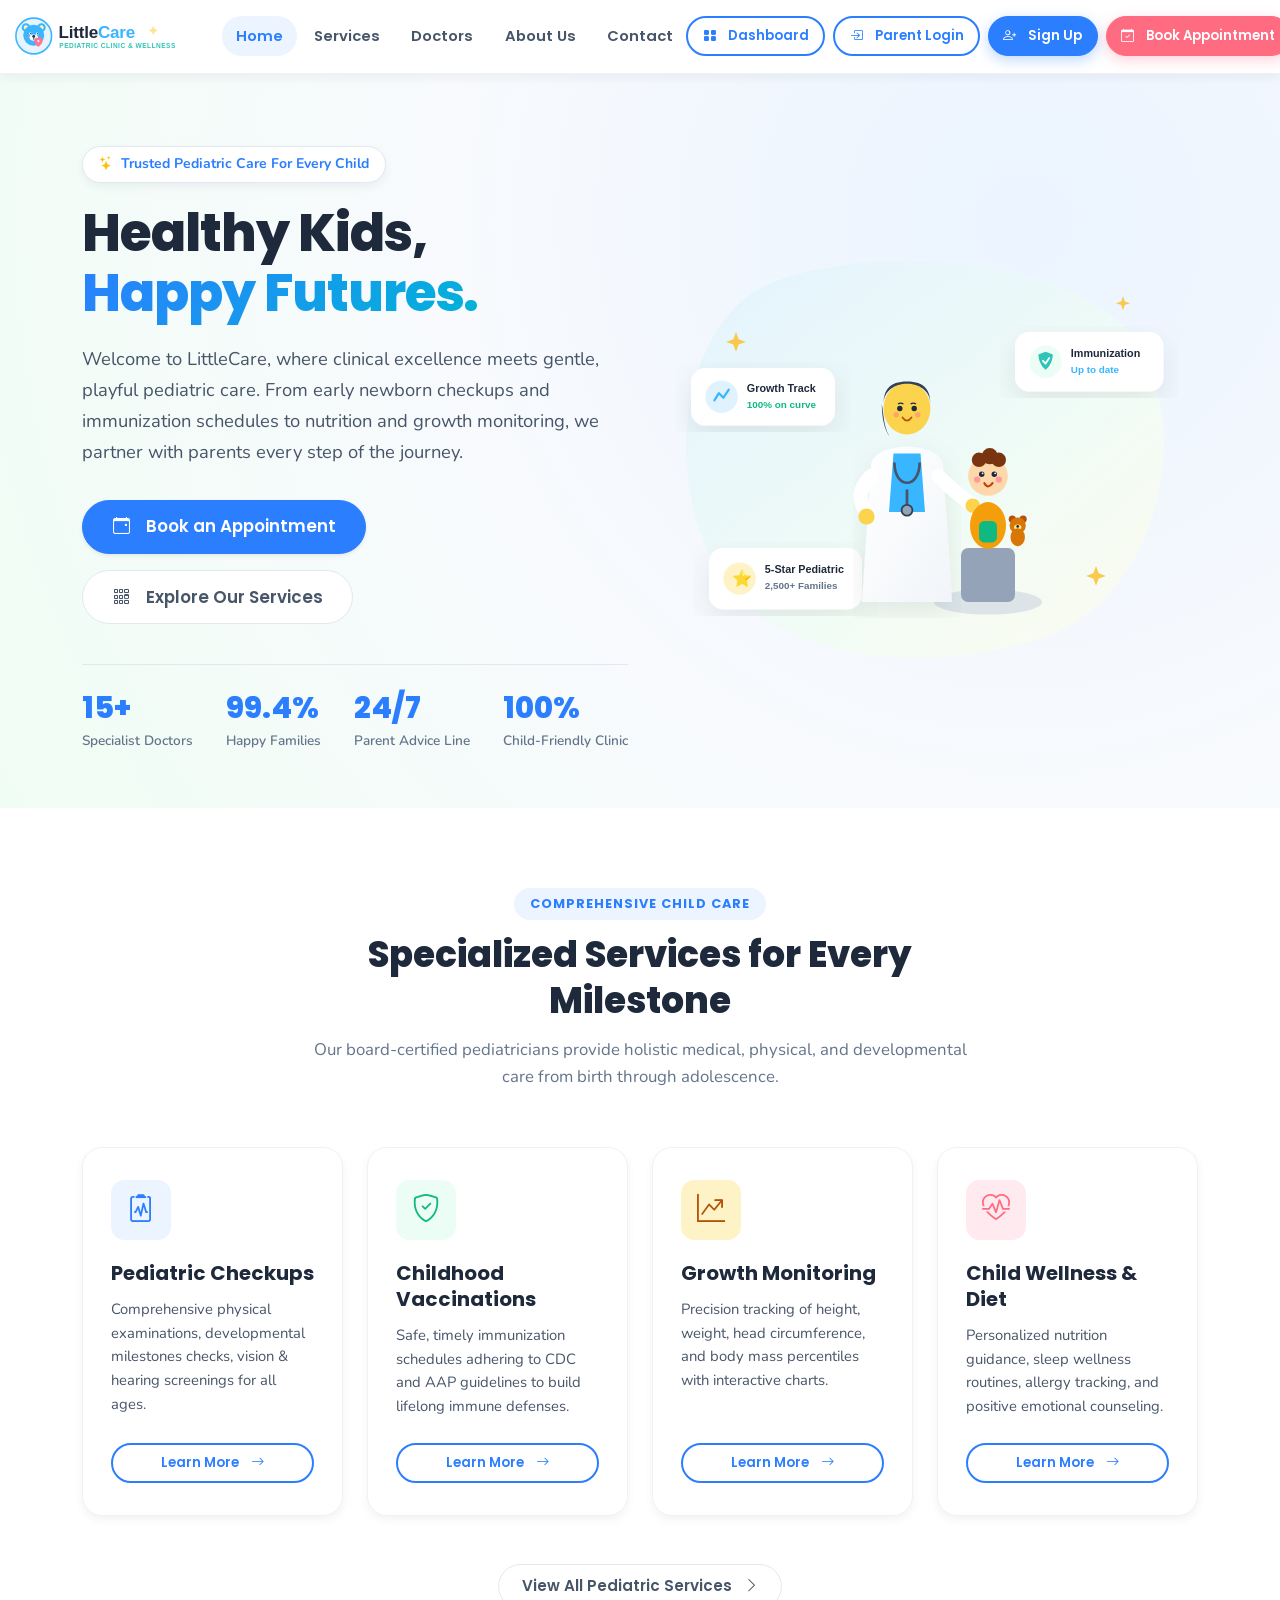
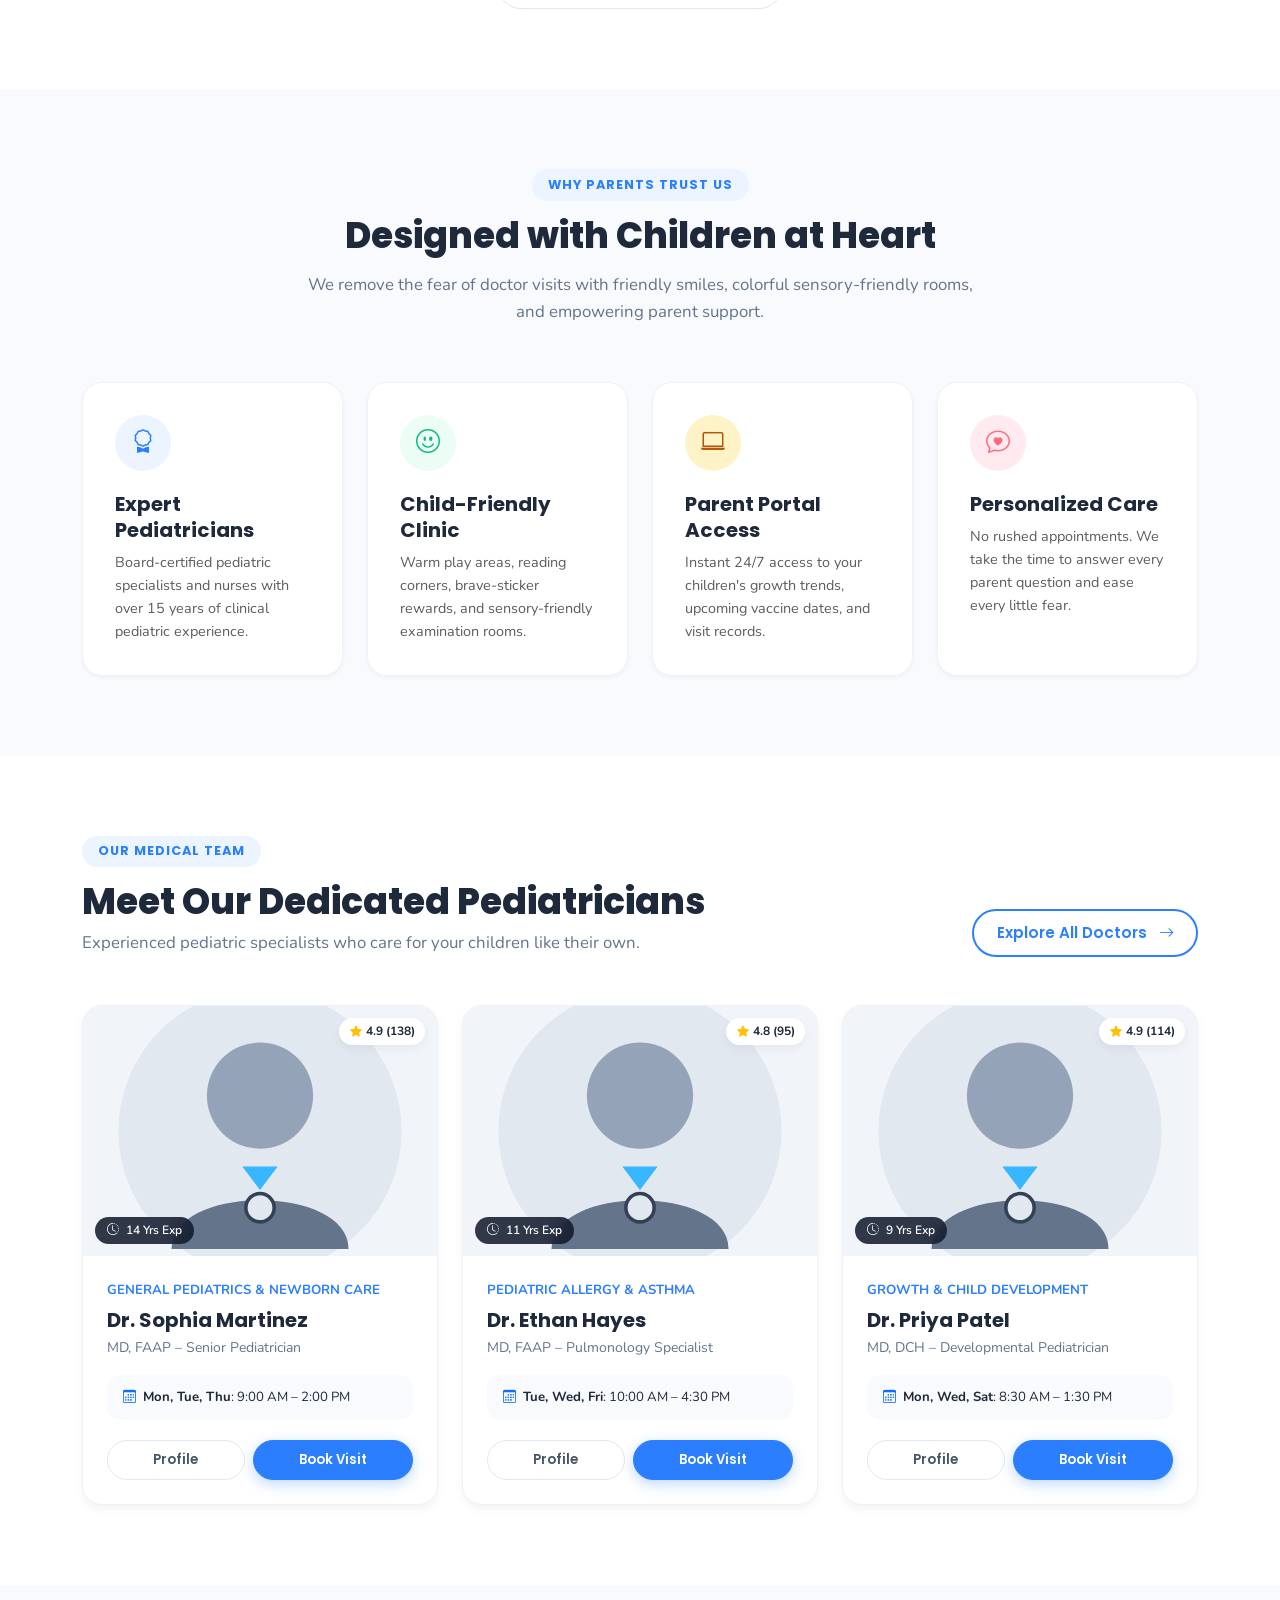
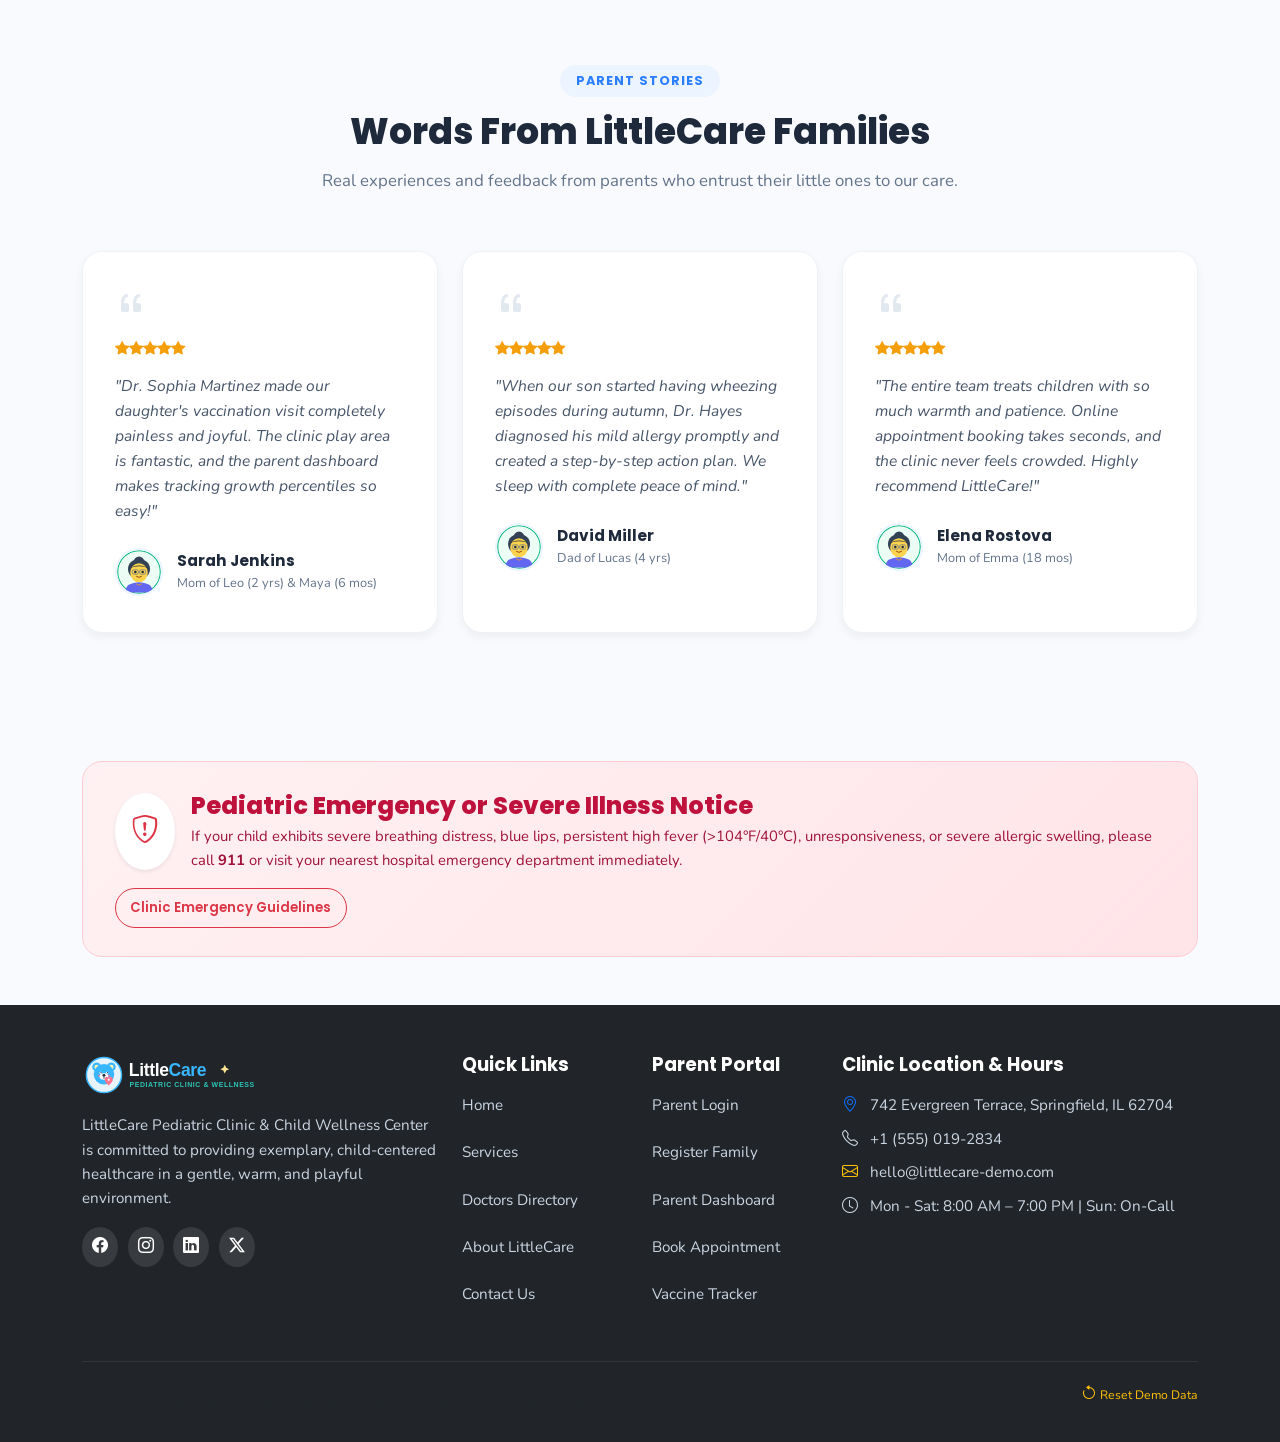
<file: index.html>
<!DOCTYPE html>
<html lang="en">
<head>
  <meta charset="UTF-8">
  <meta name="viewport" content="width=device-width, initial-scale=1.0">
  <title>LittleCare – Pediatric Clinic & Child Wellness Center</title>
  <meta name="description" content="LittleCare Pediatric Clinic & Child Wellness Center provides compassionate, personalized healthcare for infants, children, and adolescents.">

  <!-- Bootstrap 5 CSS -->
  <link href="https://cdn.jsdelivr.net/npm/bootstrap@5.3.3/dist/css/bootstrap.min.css" rel="stylesheet">
  <!-- Bootstrap Icons -->
  <link href="https://cdn.jsdelivr.net/npm/bootstrap-icons@1.11.3/font/bootstrap-icons.min.css" rel="stylesheet">
  <!-- Custom CSS -->
  <link href="css/style.css" rel="stylesheet">
  <link href="css/responsive.css" rel="stylesheet">
</head>
<body>

  <!-- Navigation Bar -->
  <nav class="navbar navbar-expand-lg navbar-custom">
    <div class="container">
      <a class="navbar-brand" href="index.html">
        <img src="assets/images/logo.svg" alt="LittleCare Clinic Logo">
      </a>
      <button class="navbar-toggler border-0 shadow-none" type="button" data-bs-toggle="collapse" data-bs-target="#mainNavbar" aria-controls="mainNavbar" aria-expanded="false" aria-label="Toggle navigation">
        <span class="navbar-toggler-icon"></span>
      </button>

      <div class="collapse navbar-collapse" id="mainNavbar">
        <ul class="navbar-nav mx-auto mb-2 mb-lg-0">
          <li class="nav-item"><a class="nav-link active" href="index.html">Home</a></li>
          <li class="nav-item"><a class="nav-link" href="services.html">Services</a></li>
          <li class="nav-item"><a class="nav-link" href="doctors.html">Doctors</a></li>
          <li class="nav-item"><a class="nav-link" href="about.html">About Us</a></li>
          <li class="nav-item"><a class="nav-link" href="contact.html">Contact</a></li>
        </ul>
        <div class="navbar-actions">
          <a href="dashboard.html" id="navDashboardBtn" class="btn btn-outline-primary btn-sm">
            <i class="bi bi-grid-fill me-1"></i> Dashboard
          </a>
          <a href="login.html" id="navAuthBtn" class="btn btn-outline-primary btn-sm">
            <i class="bi bi-box-arrow-in-right me-1"></i> Parent Login
          </a>
          <a href="register.html" id="navSignUpBtn" class="btn btn-primary btn-sm">
            <i class="bi bi-person-plus me-1"></i> Sign Up
          </a>
          <a href="appointments.html" class="btn btn-coral btn-sm">
            <i class="bi bi-calendar-check me-1"></i> Book Appointment
          </a>
        </div>
      </div>
    </div>
  </nav>

  <!-- Hero Section -->
  <section class="hero-section">
    <div class="container">
      <div class="row align-items-center gy-5">
        <div class="col-lg-6">
          <div class="hero-badge">
            <i class="bi bi-stars text-warning"></i> Trusted Pediatric Care For Every Child
          </div>
          <h1 class="hero-title">
            Healthy Kids, <br>
            <span class="text-gradient-primary">Happy Futures.</span>
          </h1>
          <p class="hero-subtitle">
            Welcome to LittleCare, where clinical excellence meets gentle, playful pediatric care. From early newborn checkups and immunization schedules to nutrition and growth monitoring, we partner with parents every step of the journey.
          </p>
          <div class="d-flex flex-wrap gap-3 hero-cta-group">
            <a href="appointments.html" class="btn btn-primary btn-lg shadow-sm">
              <i class="bi bi-calendar-event me-2"></i> Book an Appointment
            </a>
            <a href="services.html" class="btn btn-outline-secondary btn-lg">
              <i class="bi bi-grid-3x3-gap me-2"></i> Explore Our Services
            </a>
          </div>

          <div class="d-flex align-items-center justify-content-between hero-stats-row">
            <div class="hero-stat-item">
              <h3>15+</h3>
              <p>Specialist Doctors</p>
            </div>
            <div class="hero-stat-item">
              <h3>99.4%</h3>
              <p>Happy Families</p>
            </div>
            <div class="hero-stat-item">
              <h3>24/7</h3>
              <p>Parent Advice Line</p>
            </div>
            <div class="hero-stat-item">
              <h3>100%</h3>
              <p>Child-Friendly Clinic</p>
            </div>
          </div>
        </div>

        <div class="col-lg-6 text-center">
          <div class="position-relative d-inline-block w-100" style="max-width: 540px;">
            <img src="assets/images/hero-illustration.svg" alt="LittleCare Pediatrician and Toddler illustration" class="img-fluid">
          </div>
        </div>
      </div>
    </div>
  </section>

  <!-- Key Services Highlight Section -->
  <section class="section-padding bg-white">
    <div class="container">
      <div class="section-header">
        <span class="section-badge">Comprehensive Child Care</span>
        <h2 class="section-title">Specialized Services for Every Milestone</h2>
        <p class="section-subtitle">Our board-certified pediatricians provide holistic medical, physical, and developmental care from birth through adolescence.</p>
      </div>

      <div class="row g-4">
        <!-- Service 1: Pediatric Checkups -->
        <div class="col-md-6 col-lg-3">
          <div class="card-custom service-card">
            <div class="service-icon-box bg-soft-primary text-primary">
              <i class="bi bi-clipboard2-pulse"></i>
            </div>
            <h4>Pediatric Checkups</h4>
            <p>Comprehensive physical examinations, developmental milestones checks, vision & hearing screenings for all ages.</p>
            <a href="services.html#checkups" class="btn btn-outline-primary btn-sm mt-auto">
              Learn More <i class="bi bi-arrow-right ms-1"></i>
            </a>
          </div>
        </div>

        <!-- Service 2: Vaccinations -->
        <div class="col-md-6 col-lg-3">
          <div class="card-custom service-card">
            <div class="service-icon-box bg-soft-mint text-mint">
              <i class="bi bi-shield-check"></i>
            </div>
            <h4>Childhood Vaccinations</h4>
            <p>Safe, timely immunization schedules adhering to CDC and AAP guidelines to build lifelong immune defenses.</p>
            <a href="services.html#vaccines" class="btn btn-outline-primary btn-sm mt-auto">
              Learn More <i class="bi bi-arrow-right ms-1"></i>
            </a>
          </div>
        </div>

        <!-- Service 3: Growth Monitoring -->
        <div class="col-md-6 col-lg-3">
          <div class="card-custom service-card">
            <div class="service-icon-box bg-soft-yellow text-warning">
              <i class="bi bi-graph-up-arrow"></i>
            </div>
            <h4>Growth Monitoring</h4>
            <p>Precision tracking of height, weight, head circumference, and body mass percentiles with interactive charts.</p>
            <a href="services.html#growth" class="btn btn-outline-primary btn-sm mt-auto">
              Learn More <i class="bi bi-arrow-right ms-1"></i>
            </a>
          </div>
        </div>

        <!-- Service 4: Child Wellness & Nutrition -->
        <div class="col-md-6 col-lg-3">
          <div class="card-custom service-card">
            <div class="service-icon-box bg-soft-coral text-coral">
              <i class="bi bi-heart-pulse"></i>
            </div>
            <h4>Child Wellness & Diet</h4>
            <p>Personalized nutrition guidance, sleep wellness routines, allergy tracking, and positive emotional counseling.</p>
            <a href="services.html#nutrition" class="btn btn-outline-primary btn-sm mt-auto">
              Learn More <i class="bi bi-arrow-right ms-1"></i>
            </a>
          </div>
        </div>
      </div>

      <div class="text-center mt-5">
        <a href="services.html" class="btn btn-outline-secondary">
          View All Pediatric Services <i class="bi bi-chevron-right ms-1"></i>
        </a>
      </div>
    </div>
  </section>

  <!-- Why Choose LittleCare Section -->
  <section class="section-padding bg-page">
    <div class="container">
      <div class="section-header">
        <span class="section-badge">Why Parents Trust Us</span>
        <h2 class="section-title">Designed with Children at Heart</h2>
        <p class="section-subtitle">We remove the fear of doctor visits with friendly smiles, colorful sensory-friendly rooms, and empowering parent support.</p>
      </div>

      <div class="row g-4">
        <div class="col-md-6 col-lg-3">
          <div class="feature-box h-100">
            <div class="feature-icon-circle bg-soft-primary text-primary">
              <i class="bi bi-award"></i>
            </div>
            <h5 class="fw-bold mb-2">Expert Pediatricians</h5>
            <p class="text-muted mb-0" style="font-size: 0.9rem;">Board-certified pediatric specialists and nurses with over 15 years of clinical pediatric experience.</p>
          </div>
        </div>

        <div class="col-md-6 col-lg-3">
          <div class="feature-box h-100">
            <div class="feature-icon-circle bg-soft-mint text-mint">
              <i class="bi bi-emoji-smile"></i>
            </div>
            <h5 class="fw-bold mb-2">Child-Friendly Clinic</h5>
            <p class="text-muted mb-0" style="font-size: 0.9rem;">Warm play areas, reading corners, brave-sticker rewards, and sensory-friendly examination rooms.</p>
          </div>
        </div>

        <div class="col-md-6 col-lg-3">
          <div class="feature-box h-100">
            <div class="feature-icon-circle bg-soft-yellow text-warning">
              <i class="bi bi-laptop"></i>
            </div>
            <h5 class="fw-bold mb-2">Parent Portal Access</h5>
            <p class="text-muted mb-0" style="font-size: 0.9rem;">Instant 24/7 access to your children's growth trends, upcoming vaccine dates, and visit records.</p>
          </div>
        </div>

        <div class="col-md-6 col-lg-3">
          <div class="feature-box h-100">
            <div class="feature-icon-circle bg-soft-coral text-coral">
              <i class="bi bi-chat-heart"></i>
            </div>
            <h5 class="fw-bold mb-2">Personalized Care</h5>
            <p class="text-muted mb-0" style="font-size: 0.9rem;">No rushed appointments. We take the time to answer every parent question and ease every little fear.</p>
          </div>
        </div>
      </div>
    </div>
  </section>

  <!-- Featured Doctors Section -->
  <section class="section-padding bg-white">
    <div class="container">
      <div class="d-flex flex-wrap align-items-end justify-content-between mb-5">
        <div>
          <span class="section-badge">Our Medical Team</span>
          <h2 class="section-title mb-1">Meet Our Dedicated Pediatricians</h2>
          <p class="section-subtitle mb-0">Experienced pediatric specialists who care for your children like their own.</p>
        </div>
        <div class="mt-3 mt-md-0">
          <a href="doctors.html" class="btn btn-outline-primary">
            Explore All Doctors <i class="bi bi-arrow-right ms-1"></i>
          </a>
        </div>
      </div>

      <div class="row g-4">
        <!-- Doctor 1 -->
        <div class="col-md-6 col-lg-4">
          <div class="doctor-card">
            <div class="doctor-img-wrap">
              <img src="https://images.unsplash.com/photo-1559839734-2b71ea197ec2?auto=format&fit=crop&w=500&q=80" alt="Dr. Sophia Martinez" onerror="this.src='assets/images/doctor-placeholder.svg'">
              <span class="doctor-experience-tag"><i class="bi bi-clock-history me-1"></i> 14 Yrs Exp</span>
              <span class="doctor-rating-tag"><i class="bi bi-star-fill text-warning"></i> 4.9 (138)</span>
            </div>
            <div class="doctor-info">
              <span class="doctor-specialty">General Pediatrics & Newborn Care</span>
              <h4 class="doctor-name">Dr. Sophia Martinez</h4>
              <p class="doctor-title">MD, FAAP – Senior Pediatrician</p>
              <div class="doctor-schedule">
                <i class="bi bi-calendar3 me-1 text-primary"></i> <strong>Mon, Tue, Thu</strong>: 9:00 AM – 2:00 PM
              </div>
              <div class="d-flex gap-2">
                <a href="doctors.html" class="btn btn-outline-secondary btn-sm flex-fill">Profile</a>
                <a href="appointments.html?doctor=doc-1" class="btn btn-primary btn-sm flex-fill">Book Visit</a>
              </div>
            </div>
          </div>
        </div>

        <!-- Doctor 2 -->
        <div class="col-md-6 col-lg-4">
          <div class="doctor-card">
            <div class="doctor-img-wrap">
              <img src="https://images.unsplash.com/photo-1622253692010-333f2da6031d?auto=format&fit=crop&w=500&q=80" alt="Dr. Ethan Hayes" onerror="this.src='assets/images/doctor-placeholder.svg'">
              <span class="doctor-experience-tag"><i class="bi bi-clock-history me-1"></i> 11 Yrs Exp</span>
              <span class="doctor-rating-tag"><i class="bi bi-star-fill text-warning"></i> 4.8 (95)</span>
            </div>
            <div class="doctor-info">
              <span class="doctor-specialty">Pediatric Allergy & Asthma</span>
              <h4 class="doctor-name">Dr. Ethan Hayes</h4>
              <p class="doctor-title">MD, FAAP – Pulmonology Specialist</p>
              <div class="doctor-schedule">
                <i class="bi bi-calendar3 me-1 text-primary"></i> <strong>Tue, Wed, Fri</strong>: 10:00 AM – 4:30 PM
              </div>
              <div class="d-flex gap-2">
                <a href="doctors.html" class="btn btn-outline-secondary btn-sm flex-fill">Profile</a>
                <a href="appointments.html?doctor=doc-2" class="btn btn-primary btn-sm flex-fill">Book Visit</a>
              </div>
            </div>
          </div>
        </div>

        <!-- Doctor 3 -->
        <div class="col-md-6 col-lg-4">
          <div class="doctor-card">
            <div class="doctor-img-wrap">
              <img src="https://images.unsplash.com/photo-1594824813576-96b610c85c3b?auto=format&fit=crop&w=500&q=80" alt="Dr. Priya Patel" onerror="this.src='assets/images/doctor-placeholder.svg'">
              <span class="doctor-experience-tag"><i class="bi bi-clock-history me-1"></i> 9 Yrs Exp</span>
              <span class="doctor-rating-tag"><i class="bi bi-star-fill text-warning"></i> 4.9 (114)</span>
            </div>
            <div class="doctor-info">
              <span class="doctor-specialty">Growth & Child Development</span>
              <h4 class="doctor-name">Dr. Priya Patel</h4>
              <p class="doctor-title">MD, DCH – Developmental Pediatrician</p>
              <div class="doctor-schedule">
                <i class="bi bi-calendar3 me-1 text-primary"></i> <strong>Mon, Wed, Sat</strong>: 8:30 AM – 1:30 PM
              </div>
              <div class="d-flex gap-2">
                <a href="doctors.html" class="btn btn-outline-secondary btn-sm flex-fill">Profile</a>
                <a href="appointments.html?doctor=doc-3" class="btn btn-primary btn-sm flex-fill">Book Visit</a>
              </div>
            </div>
          </div>
        </div>
      </div>
    </div>
  </section>

  <!-- Parent Testimonials Section -->
  <section class="section-padding bg-page">
    <div class="container">
      <div class="section-header">
        <span class="section-badge">Parent Stories</span>
        <h2 class="section-title">Words From LittleCare Families</h2>
        <p class="section-subtitle">Real experiences and feedback from parents who entrust their little ones to our care.</p>
      </div>

      <div class="row g-4">
        <!-- Testimonial 1 -->
        <div class="col-lg-4">
          <div class="testimonial-card">
            <div class="quote-icon"><i class="bi bi-quote"></i></div>
            <div class="testimonial-rating">
              <i class="bi bi-star-fill"></i><i class="bi bi-star-fill"></i><i class="bi bi-star-fill"></i><i class="bi bi-star-fill"></i><i class="bi bi-star-fill"></i>
            </div>
            <p class="testimonial-text">
              "Dr. Sophia Martinez made our daughter's vaccination visit completely painless and joyful. The clinic play area is fantastic, and the parent dashboard makes tracking growth percentiles so easy!"
            </p>
            <div class="testimonial-author">
              <img src="https://images.unsplash.com/photo-1544005313-94ddf0286df2?auto=format&fit=crop&w=150&q=80" alt="Sarah Jenkins" class="testimonial-avatar" onerror="this.src='assets/images/parent-avatar.svg'">
              <div>
                <h6 class="author-name">Sarah Jenkins</h6>
                <p class="author-child">Mom of Leo (2 yrs) & Maya (6 mos)</p>
              </div>
            </div>
          </div>
        </div>

        <!-- Testimonial 2 -->
        <div class="col-lg-4">
          <div class="testimonial-card">
            <div class="quote-icon"><i class="bi bi-quote"></i></div>
            <div class="testimonial-rating">
              <i class="bi bi-star-fill"></i><i class="bi bi-star-fill"></i><i class="bi bi-star-fill"></i><i class="bi bi-star-fill"></i><i class="bi bi-star-fill"></i>
            </div>
            <p class="testimonial-text">
              "When our son started having wheezing episodes during autumn, Dr. Hayes diagnosed his mild allergy promptly and created a step-by-step action plan. We sleep with complete peace of mind."
            </p>
            <div class="testimonial-author">
              <img src="https://images.unsplash.com/photo-1507003211169-0a1dd7228f2d?auto=format&fit=crop&w=150&q=80" alt="David Miller" class="testimonial-avatar" onerror="this.src='assets/images/parent-avatar.svg'">
              <div>
                <h6 class="author-name">David Miller</h6>
                <p class="author-child">Dad of Lucas (4 yrs)</p>
              </div>
            </div>
          </div>
        </div>

        <!-- Testimonial 3 -->
        <div class="col-lg-4">
          <div class="testimonial-card">
            <div class="quote-icon"><i class="bi bi-quote"></i></div>
            <div class="testimonial-rating">
              <i class="bi bi-star-fill"></i><i class="bi bi-star-fill"></i><i class="bi bi-star-fill"></i><i class="bi bi-star-fill"></i><i class="bi bi-star-fill"></i>
            </div>
            <p class="testimonial-text">
              "The entire team treats children with so much warmth and patience. Online appointment booking takes seconds, and the clinic never feels crowded. Highly recommend LittleCare!"
            </p>
            <div class="testimonial-author">
              <img src="https://images.unsplash.com/photo-1573496359142-b8d87734a5a2?auto=format&fit=crop&w=150&q=80" alt="Elena Rostova" class="testimonial-avatar" onerror="this.src='assets/images/parent-avatar.svg'">
              <div>
                <h6 class="author-name">Elena Rostova</h6>
                <p class="author-child">Mom of Emma (18 mos)</p>
              </div>
            </div>
          </div>
        </div>
      </div>
    </div>
  </section>

  <!-- Emergency Advice Banner -->
  <section class="container my-5">
    <div class="emergency-banner-card d-flex flex-wrap align-items-center justify-content-between gap-3">
      <div class="d-flex align-items-center gap-3">
        <div class="p-3 bg-white rounded-circle text-danger shadow-sm fs-3">
          <i class="bi bi-shield-exclamation"></i>
        </div>
        <div>
          <h4 class="mb-1">Pediatric Emergency or Severe Illness Notice</h4>
          <p>
            If your child exhibits severe breathing distress, blue lips, persistent high fever (>104°F/40°C), unresponsiveness, or severe allergic swelling, please call <strong>911</strong> or visit your nearest hospital emergency department immediately.
          </p>
        </div>
      </div>
      <div>
        <a href="contact.html" class="btn btn-outline-danger btn-sm">Clinic Emergency Guidelines</a>
      </div>
    </div>
  </section>

  <!-- Footer -->
  <footer class="footer-main">
    <div class="container">
      <div class="row g-4">
        <div class="col-lg-4">
          <a href="index.html" class="d-inline-block mb-3" aria-label="LittleCare Home">
            <img src="assets/images/logo-footer.svg" alt="LittleCare Logo" style="height: 44px;">
          </a>
          <p class="footer-desc">
            LittleCare Pediatric Clinic & Child Wellness Center is committed to providing exemplary, child-centered healthcare in a gentle, warm, and playful environment.
          </p>
          <div class="footer-social-links">
            <a href="https://facebook.com" target="_blank" rel="noopener" class="footer-social-btn" aria-label="Facebook">
              <i class="bi bi-facebook"></i>
            </a>
            <a href="https://instagram.com" target="_blank" rel="noopener" class="footer-social-btn" aria-label="Instagram">
              <i class="bi bi-instagram"></i>
            </a>
            <a href="https://linkedin.com" target="_blank" rel="noopener" class="footer-social-btn" aria-label="LinkedIn">
              <i class="bi bi-linkedin"></i>
            </a>
            <a href="https://twitter.com" target="_blank" rel="noopener" class="footer-social-btn" aria-label="X (formerly Twitter)">
              <i class="bi bi-twitter-x"></i>
            </a>
          </div>
        </div>

        <div class="col-6 col-lg-2">
          <h5>Quick Links</h5>
          <ul class="footer-links">
            <li><a href="index.html">Home</a></li>
            <li><a href="services.html">Services</a></li>
            <li><a href="doctors.html">Doctors Directory</a></li>
            <li><a href="about.html">About LittleCare</a></li>
            <li><a href="contact.html">Contact Us</a></li>
          </ul>
        </div>

        <div class="col-6 col-lg-2">
          <h5>Parent Portal</h5>
          <ul class="footer-links">
            <li><a href="login.html">Parent Login</a></li>
            <li><a href="register.html">Register Family</a></li>
            <li><a href="dashboard.html">Parent Dashboard</a></li>
            <li><a href="appointments.html">Book Appointment</a></li>
            <li><a href="vaccinations.html">Vaccine Tracker</a></li>
          </ul>
        </div>

        <div class="col-lg-4">
          <h5>Clinic Location & Hours</h5>
          <p class="mb-2"><i class="bi bi-geo-alt me-2 text-primary"></i> 742 Evergreen Terrace, Springfield, IL 62704</p>
          <p class="mb-2"><i class="bi bi-telephone me-2 text-mint"></i> +1 (555) 019-2834</p>
          <p class="mb-2"><i class="bi bi-envelope me-2 text-warning"></i> hello@littlecare-demo.com</p>
          <p class="mb-0"><i class="bi bi-clock me-2 text-coral"></i> Mon - Sat: 8:00 AM – 7:00 PM | Sun: On-Call</p>
        </div>
      </div>

      <div class="footer-bottom d-flex flex-wrap align-items-center justify-content-between">
        <p class="mb-0 text-muted">© 2026 LittleCare Pediatric Clinic. All rights reserved. Sample demonstration build.</p>
        <div class="d-flex gap-3 text-muted">
          <a href="#" onclick="resetDemoData(); return false;" class="text-warning small"><i class="bi bi-arrow-counterclockwise"></i> Reset Demo Data</a>
        </div>
      </div>
    </div>
  </footer>

  <!-- Back to Top Button -->
  <button id="backToTopBtn" class="btn-back-to-top" title="Back to top" aria-label="Back to top">
    <i class="bi bi-arrow-up"></i>
  </button>

  <!-- Bootstrap 5 Bundle JS -->
  <script src="https://cdn.jsdelivr.net/npm/bootstrap@5.3.3/dist/js/bootstrap.bundle.min.js"></script>
  <!-- Main Script -->
  <script src="js/main.js"></script>
</body>
</html>
</file>
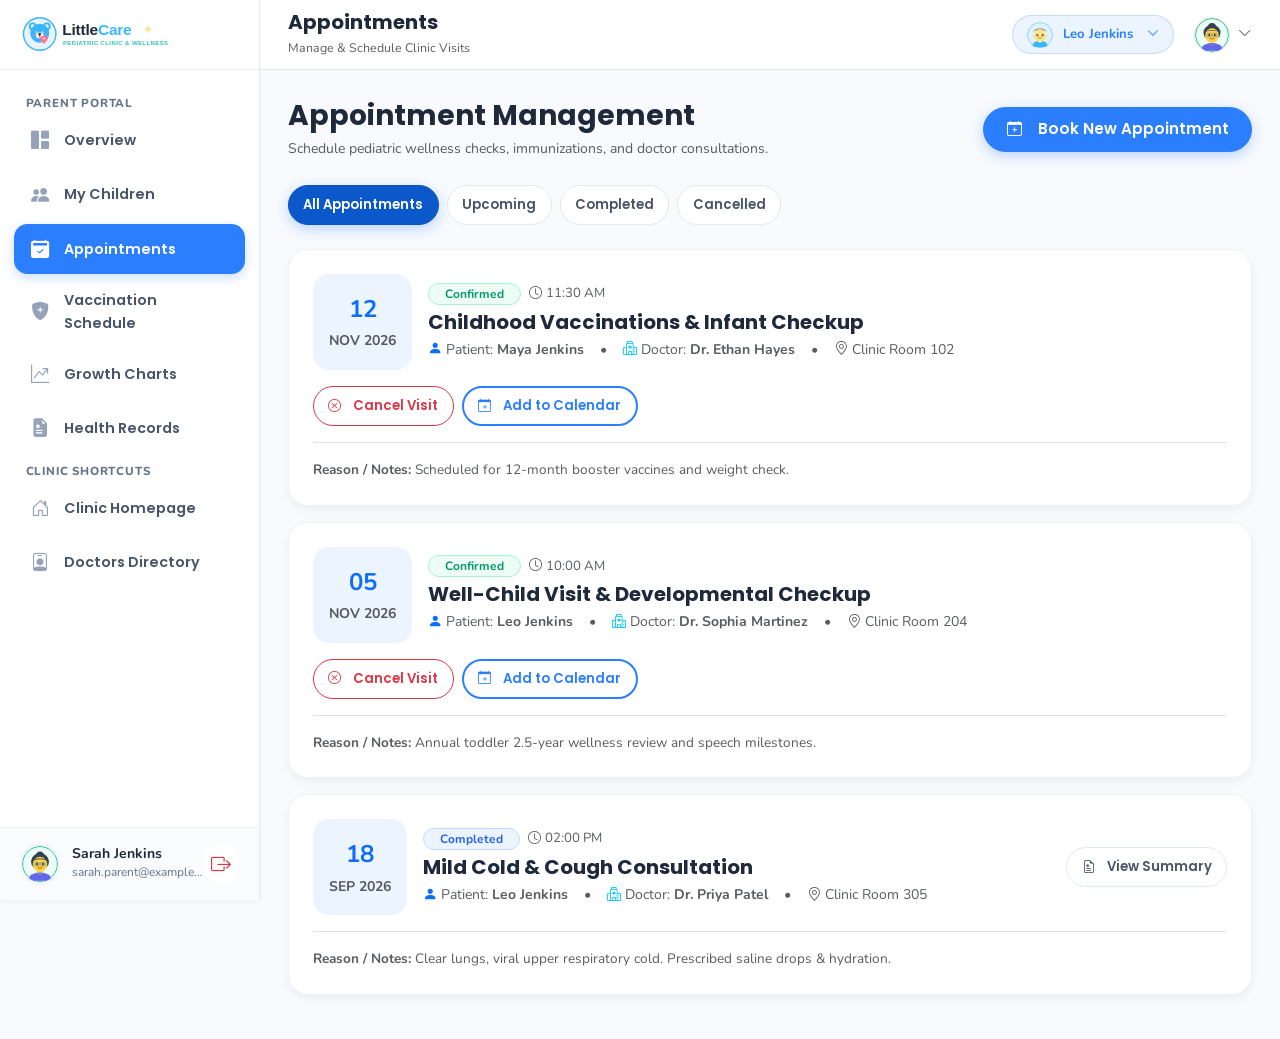
<file: appointments.html>
<!DOCTYPE html>
<html lang="en">
<head>
  <meta charset="UTF-8">
  <meta name="viewport" content="width=device-width, initial-scale=1.0">
  <title>Appointments – LittleCare Parent Dashboard</title>
  <meta name="description" content="Book, manage, and track pediatric clinic appointments with LittleCare doctors.">

  <!-- Bootstrap 5 CSS -->
  <link href="https://cdn.jsdelivr.net/npm/bootstrap@5.3.3/dist/css/bootstrap.min.css" rel="stylesheet">
  <!-- Bootstrap Icons -->
  <link href="https://cdn.jsdelivr.net/npm/bootstrap-icons@1.11.3/font/bootstrap-icons.min.css" rel="stylesheet">
  <!-- Custom CSS -->
  <link href="css/style.css" rel="stylesheet">
  <link href="css/dashboard.css" rel="stylesheet">
  <link href="css/responsive.css" rel="stylesheet">
</head>
<body class="dashboard-body">

  <div class="dashboard-wrapper">
    <!-- Mobile Sidebar Backdrop -->
    <div id="sidebarBackdrop" class="sidebar-backdrop"></div>

    <!-- Sidebar Navigation -->
    <aside id="dashboardSidebar" class="sidebar">
      <div class="sidebar-header">
        <a class="sidebar-brand" href="dashboard.html">
          <img src="assets/images/logo.svg" alt="LittleCare Logo">
        </a>
      </div>

      <div class="sidebar-body">
        <span class="sidebar-section-title">Parent Portal</span>
        <ul class="sidebar-nav">
          <li class="nav-item">
            <a href="dashboard.html" class="nav-link">
              <i class="bi bi-grid-1x2-fill"></i> Overview
            </a>
          </li>
          <li class="nav-item">
            <a href="children.html" class="nav-link">
              <i class="bi bi-people-fill"></i> My Children
            </a>
          </li>
          <li class="nav-item">
            <a href="appointments.html" class="nav-link active">
              <i class="bi bi-calendar2-check-fill"></i> Appointments
            </a>
          </li>
          <li class="nav-item">
            <a href="vaccinations.html" class="nav-link">
              <i class="bi bi-shield-fill-plus"></i> Vaccination Schedule
            </a>
          </li>
          <li class="nav-item">
            <a href="growth-charts.html" class="nav-link">
              <i class="bi bi-graph-up-arrow"></i> Growth Charts
            </a>
          </li>
          <li class="nav-item">
            <a href="health-records.html" class="nav-link">
              <i class="bi bi-file-earmark-medical-fill"></i> Health Records
            </a>
          </li>
        </ul>

        <span class="sidebar-section-title mt-4">Clinic Shortcuts</span>
        <ul class="sidebar-nav">
          <li class="nav-item"><a href="index.html" class="nav-link"><i class="bi bi-house-door"></i> Clinic Homepage</a></li>
          <li class="nav-item"><a href="doctors.html" class="nav-link"><i class="bi bi-person-badge"></i> Doctors Directory</a></li>
        </ul>
      </div>

      <!-- User Mini Profile Footer -->
      <div class="sidebar-footer">
        <div class="d-flex align-items-center justify-content-between">
          <div class="user-mini-card">
            <img id="sidebarUserAvatar" src="assets/images/parent-avatar.svg" class="user-mini-avatar" alt="Parent Avatar">
            <div class="overflow-hidden">
              <p id="sidebarUserName" class="user-mini-name text-truncate">Sarah Jenkins</p>
              <p id="sidebarUserEmail" class="user-mini-role text-truncate">sarah.parent@example.com</p>
            </div>
          </div>
          <button class="btn btn-sm btn-outline-secondary p-1 px-2 border-0" onclick="handleLogout()" title="Sign Out">
            <i class="bi bi-box-arrow-right fs-5 text-danger"></i>
          </button>
        </div>
      </div>
    </aside>

    <!-- Main Content Area -->
    <div class="main-content">
      
      <!-- Topbar -->
      <header class="topbar">
        <div class="topbar-left">
          <button id="sidebarToggleBtn" class="sidebar-toggle-btn" aria-label="Toggle Sidebar Navigation">
            <i class="bi bi-list"></i>
          </button>
          <div class="d-none d-sm-block">
            <h5 class="fw-bold mb-0">Appointments</h5>
            <small class="text-muted" style="font-size: 0.775rem;">Manage &amp; Schedule Clinic Visits</small>
          </div>
        </div>

        <div class="topbar-right">
          <div id="topbarChildSwitcher"></div>
          <div class="dropdown">
            <div class="d-flex align-items-center gap-2 cursor-pointer" data-bs-toggle="dropdown" aria-expanded="false" role="button">
              <img id="topbarUserAvatar" src="assets/images/parent-avatar.svg" class="rounded-circle border" width="36" height="36" alt="Parent Avatar">
              <i class="bi bi-chevron-down text-muted small"></i>
            </div>
            <ul class="dropdown-menu dropdown-menu-end shadow-md border-0 p-2" style="border-radius: 1rem;">
              <li><a class="dropdown-item py-2" href="dashboard.html"><i class="bi bi-grid-fill me-2"></i>Dashboard</a></li>
              <li><hr class="dropdown-divider"></li>
              <li><a class="dropdown-item py-2 text-danger" href="#" onclick="handleLogout(); return false;"><i class="bi bi-box-arrow-right me-2"></i>Sign Out</a></li>
            </ul>
          </div>
        </div>
      </header>

      <!-- Dashboard Content Body -->
      <main class="dashboard-content">
        
        <div class="d-flex flex-wrap align-items-center justify-content-between gap-3 mb-4">
          <div>
            <h3 class="fw-bold mb-1">Appointment Management</h3>
            <p class="text-muted mb-0 small">
              Schedule pediatric wellness checks, immunizations, and doctor consultations.
            </p>
          </div>
          <button class="btn btn-primary" data-bs-toggle="modal" data-bs-target="#bookAppointmentModal">
            <i class="bi bi-calendar-plus me-2"></i> Book New Appointment
          </button>
        </div>

        <!-- Filter Buttons -->
        <div class="d-flex flex-wrap gap-2 mb-4">
          <button class="btn btn-sm btn-primary apt-filter-btn active" onclick="setAppointmentFilter('All', event)">All Appointments</button>
          <button class="btn btn-sm btn-outline-secondary apt-filter-btn" onclick="setAppointmentFilter('Upcoming', event)">Upcoming</button>
          <button class="btn btn-sm btn-outline-secondary apt-filter-btn" onclick="setAppointmentFilter('Completed', event)">Completed</button>
          <button class="btn btn-sm btn-outline-secondary apt-filter-btn" onclick="setAppointmentFilter('Cancelled', event)">Cancelled</button>
        </div>

        <!-- Appointments List -->
        <div id="appointmentsListContainer">
          <!-- Injected dynamically via appointments.js -->
        </div>

      </main>
    </div>
  </div>

  <!-- Modal: Book Appointment -->
  <div class="modal fade" id="bookAppointmentModal" tabindex="-1" aria-labelledby="bookModalLabel" aria-hidden="true">
    <div class="modal-dialog modal-dialog-centered modal-lg">
      <div class="modal-content border-0 shadow-lg rounded-4 p-3">
        <div class="modal-header border-0 pb-0">
          <h4 class="fw-bold" id="bookModalLabel">Book a Pediatric Appointment</h4>
          <button type="button" class="btn-close" data-bs-dismiss="modal" aria-label="Close"></button>
        </div>
        <div class="modal-body">
          <form id="bookAppointmentForm">
            <div class="row g-3">
              <!-- Select Child -->
              <div class="col-md-6">
                <label for="bookChild" class="form-label">Select Child *</label>
                <select class="form-select" id="bookChild" required></select>
              </div>

              <!-- Select Doctor -->
              <div class="col-md-6">
                <label for="bookDoctor" class="form-label">Select Pediatrician *</label>
                <select class="form-select" id="bookDoctor" required></select>
              </div>

              <!-- Select Service -->
              <div class="col-md-6">
                <label for="bookService" class="form-label">Visit Type / Service *</label>
                <select class="form-select" id="bookService" required>
                  <option value="Well-Child Routine Exam">Well-Child Routine Exam</option>
                  <option value="Childhood Vaccinations">Childhood Vaccinations</option>
                  <option value="Growth & Developmental Screening">Growth & Developmental Screening</option>
                  <option value="Illness & Symptom Consultation">Illness & Symptom Consultation (Cold/Fever/Cough)</option>
                  <option value="Child Nutrition & Feeding Advice">Child Nutrition & Feeding Advice</option>
                  <option value="Allergy & Asthma Consultation">Allergy & Asthma Consultation</option>
                </select>
              </div>

              <!-- Date Picker (min = today) -->
              <div class="col-md-3">
                <label for="bookDate" class="form-label">Appointment Date *</label>
                <input type="date" class="form-control" id="bookDate" required>
              </div>

              <!-- Time Slot -->
              <div class="col-md-3">
                <label for="bookTime" class="form-label">Available Slot *</label>
                <select class="form-select" id="bookTime" required>
                  <option value="09:00 AM">09:00 AM</option>
                  <option value="10:00 AM">10:00 AM</option>
                  <option value="11:30 AM">11:30 AM</option>
                  <option value="01:30 PM">01:30 PM</option>
                  <option value="02:30 PM">02:30 PM</option>
                  <option value="04:00 PM">04:00 PM</option>
                </select>
              </div>

              <!-- Notes / Symptoms -->
              <div class="col-12">
                <label for="bookNotes" class="form-label">Reason for Visit / Any Symptoms</label>
                <textarea class="form-control" id="bookNotes" rows="3" placeholder="Briefly describe any current symptoms, recent milestones, or specific questions for the pediatrician..."></textarea>
              </div>
            </div>

            <!-- Notice -->
            <div class="alert alert-light border small text-muted mt-3 mb-0">
              <i class="bi bi-info-circle me-1"></i> Demo Note: Appointment bookings are confirmed instantly in your portal demo session.
            </div>

            <div class="d-flex justify-content-end gap-2 mt-4">
              <button type="button" class="btn btn-outline-secondary" data-bs-dismiss="modal">Cancel</button>
              <button type="submit" class="btn btn-primary">Confirm &amp; Book Appointment</button>
            </div>
          </form>
        </div>
      </div>
    </div>
  </div>

  <script src="https://cdn.jsdelivr.net/npm/bootstrap@5.3.3/dist/js/bootstrap.bundle.min.js"></script>
  <script src="js/main.js"></script>
  <script src="js/auth.js"></script>
  <script src="js/dashboard.js"></script>
  <script src="js/appointments.js"></script>
</body>
</html>
</file>
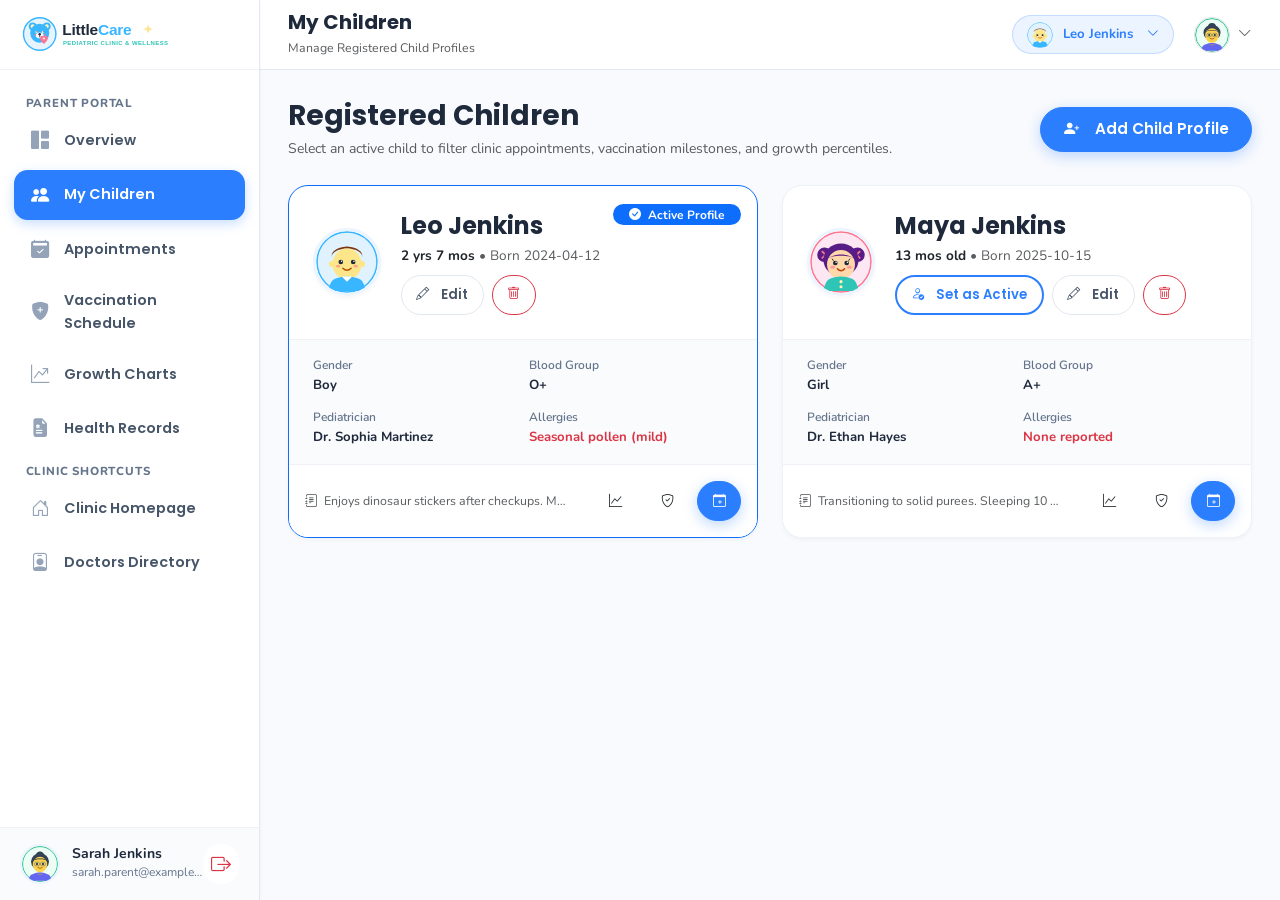
<file: children.html>
<!DOCTYPE html>
<html lang="en">
<head>
  <meta charset="UTF-8">
  <meta name="viewport" content="width=device-width, initial-scale=1.0">
  <title>My Children – LittleCare Parent Dashboard</title>
  <meta name="description" content="Manage child profiles, health details, allergies, and pediatricians on LittleCare.">

  <!-- Bootstrap 5 CSS -->
  <link href="https://cdn.jsdelivr.net/npm/bootstrap@5.3.3/dist/css/bootstrap.min.css" rel="stylesheet">
  <!-- Bootstrap Icons -->
  <link href="https://cdn.jsdelivr.net/npm/bootstrap-icons@1.11.3/font/bootstrap-icons.min.css" rel="stylesheet">
  <!-- Custom CSS -->
  <link href="css/style.css" rel="stylesheet">
  <link href="css/dashboard.css" rel="stylesheet">
  <link href="css/responsive.css" rel="stylesheet">
</head>
<body class="dashboard-body">

  <div class="dashboard-wrapper">
    <!-- Mobile Sidebar Backdrop -->
    <div id="sidebarBackdrop" class="sidebar-backdrop"></div>

    <!-- Sidebar Navigation -->
    <aside id="dashboardSidebar" class="sidebar">
      <div class="sidebar-header">
        <a class="sidebar-brand" href="dashboard.html">
          <img src="assets/images/logo.svg" alt="LittleCare Logo">
        </a>
      </div>

      <div class="sidebar-body">
        <span class="sidebar-section-title">Parent Portal</span>
        <ul class="sidebar-nav">
          <li class="nav-item">
            <a href="dashboard.html" class="nav-link">
              <i class="bi bi-grid-1x2-fill"></i> Overview
            </a>
          </li>
          <li class="nav-item">
            <a href="children.html" class="nav-link active">
              <i class="bi bi-people-fill"></i> My Children
            </a>
          </li>
          <li class="nav-item">
            <a href="appointments.html" class="nav-link">
              <i class="bi bi-calendar2-check-fill"></i> Appointments
            </a>
          </li>
          <li class="nav-item">
            <a href="vaccinations.html" class="nav-link">
              <i class="bi bi-shield-fill-plus"></i> Vaccination Schedule
            </a>
          </li>
          <li class="nav-item">
            <a href="growth-charts.html" class="nav-link">
              <i class="bi bi-graph-up-arrow"></i> Growth Charts
            </a>
          </li>
          <li class="nav-item">
            <a href="health-records.html" class="nav-link">
              <i class="bi bi-file-earmark-medical-fill"></i> Health Records
            </a>
          </li>
        </ul>

        <span class="sidebar-section-title mt-4">Clinic Shortcuts</span>
        <ul class="sidebar-nav">
          <li class="nav-item"><a href="index.html" class="nav-link"><i class="bi bi-house-door"></i> Clinic Homepage</a></li>
          <li class="nav-item"><a href="doctors.html" class="nav-link"><i class="bi bi-person-badge"></i> Doctors Directory</a></li>
        </ul>
      </div>

      <!-- User Mini Profile Footer -->
      <div class="sidebar-footer">
        <div class="d-flex align-items-center justify-content-between">
          <div class="user-mini-card">
            <img id="sidebarUserAvatar" src="assets/images/parent-avatar.svg" class="user-mini-avatar" alt="Parent Avatar">
            <div class="overflow-hidden">
              <p id="sidebarUserName" class="user-mini-name text-truncate">Sarah Jenkins</p>
              <p id="sidebarUserEmail" class="user-mini-role text-truncate">sarah.parent@example.com</p>
            </div>
          </div>
          <button class="btn btn-sm btn-outline-secondary p-1 px-2 border-0" onclick="handleLogout()" title="Sign Out">
            <i class="bi bi-box-arrow-right fs-5 text-danger"></i>
          </button>
        </div>
      </div>
    </aside>

    <!-- Main Content Area -->
    <div class="main-content">
      
      <!-- Topbar -->
      <header class="topbar">
        <div class="topbar-left">
          <button id="sidebarToggleBtn" class="sidebar-toggle-btn" aria-label="Toggle Sidebar Navigation">
            <i class="bi bi-list"></i>
          </button>
          <div class="d-none d-sm-block">
            <h5 class="fw-bold mb-0">My Children</h5>
            <small class="text-muted" style="font-size: 0.775rem;">Manage Registered Child Profiles</small>
          </div>
        </div>

        <div class="topbar-right">
          <div id="topbarChildSwitcher"></div>
          <div class="dropdown">
            <div class="d-flex align-items-center gap-2 cursor-pointer" data-bs-toggle="dropdown" aria-expanded="false" role="button">
              <img id="topbarUserAvatar" src="assets/images/parent-avatar.svg" class="rounded-circle border" width="36" height="36" alt="Parent Avatar">
              <i class="bi bi-chevron-down text-muted small"></i>
            </div>
            <ul class="dropdown-menu dropdown-menu-end shadow-md border-0 p-2" style="border-radius: 1rem;">
              <li><a class="dropdown-item py-2" href="dashboard.html"><i class="bi bi-grid-fill me-2"></i>Dashboard</a></li>
              <li><hr class="dropdown-divider"></li>
              <li><a class="dropdown-item py-2 text-danger" href="#" onclick="handleLogout(); return false;"><i class="bi bi-box-arrow-right me-2"></i>Sign Out</a></li>
            </ul>
          </div>
        </div>
      </header>

      <!-- Dashboard Content Body -->
      <main class="dashboard-content">
        
        <div class="d-flex flex-wrap align-items-center justify-content-between gap-3 mb-4">
          <div>
            <h3 class="fw-bold mb-1">Registered Children</h3>
            <p class="text-muted mb-0 small">
              Select an active child to filter clinic appointments, vaccination milestones, and growth percentiles.
            </p>
          </div>
          <button class="btn btn-primary" data-bs-toggle="modal" data-bs-target="#addChildModal">
            <i class="bi bi-person-plus-fill me-2"></i> Add Child Profile
          </button>
        </div>

        <!-- Children Grid Container -->
        <div class="row" id="childrenGridContainer">
          <!-- Injected dynamically via children.js -->
        </div>

      </main>
    </div>
  </div>

  <!-- Modal: Add New Child -->
  <div class="modal fade" id="addChildModal" tabindex="-1" aria-labelledby="addChildModalLabel" aria-hidden="true">
    <div class="modal-dialog modal-dialog-centered modal-lg">
      <div class="modal-content border-0 shadow-lg rounded-4 p-3">
        <div class="modal-header border-0 pb-0">
          <h4 class="fw-bold" id="addChildModalLabel">Add New Child Profile</h4>
          <button type="button" class="btn-close" data-bs-dismiss="modal" aria-label="Close"></button>
        </div>
        <div class="modal-body">
          <form id="addChildForm">
            <div class="row g-3">
              <div class="col-md-6">
                <label for="addChildName" class="form-label">Child's Full Name *</label>
                <input type="text" class="form-control" id="addChildName" required placeholder="e.g. Liam Jenkins">
              </div>

              <div class="col-md-6">
                <label for="addChildDob" class="form-label">Date of Birth *</label>
                <input type="date" class="form-control" id="addChildDob" required max="2026-10-22">
              </div>

              <div class="col-md-4">
                <label for="addChildGender" class="form-label">Gender</label>
                <select class="form-select" id="addChildGender">
                  <option value="Boy">Boy</option>
                  <option value="Girl">Girl</option>
                  <option value="Unspecified">Prefer not to say</option>
                </select>
              </div>

              <div class="col-md-4">
                <label for="addChildBlood" class="form-label">Blood Group</label>
                <select class="form-select" id="addChildBlood">
                  <option value="O+">O+</option>
                  <option value="O-">O-</option>
                  <option value="A+">A+</option>
                  <option value="A-">A-</option>
                  <option value="B+">B+</option>
                  <option value="B-">B-</option>
                  <option value="AB+">AB+</option>
                  <option value="AB-">AB-</option>
                  <option value="Unknown">Unknown / Not tested</option>
                </select>
              </div>

              <div class="col-md-4">
                <label for="addChildAvatar" class="form-label">Avatar Icon</label>
                <select class="form-select" id="addChildAvatar">
                  <option value="assets/images/boy-avatar.svg">Boy Avatar</option>
                  <option value="assets/images/girl-avatar.svg">Girl Avatar</option>
                </select>
              </div>

              <div class="col-md-6">
                <label for="addChildDoctor" class="form-label">Primary Pediatrician</label>
                <select class="form-select" id="addChildDoctor">
                  <option value="Dr. Sophia Martinez">Dr. Sophia Martinez (General Pediatrics)</option>
                  <option value="Dr. Ethan Hayes">Dr. Ethan Hayes (Allergy & Asthma)</option>
                  <option value="Dr. Priya Patel">Dr. Priya Patel (Developmental)</option>
                  <option value="Dr. Marcus Vance">Dr. Marcus Vance (Cardiology)</option>
                  <option value="Dr. Claire Chen">Dr. Claire Chen (Nutrition)</option>
                </select>
              </div>

              <div class="col-md-6">
                <label for="addChildAllergies" class="form-label">Known Allergies / Intolerances</label>
                <input type="text" class="form-control" id="addChildAllergies" placeholder="e.g. Peanuts, Penicillin, None">
              </div>

              <div class="col-12">
                <label for="addChildNotes" class="form-label">Parent Health Notes</label>
                <textarea class="form-control" id="addChildNotes" rows="2" placeholder="Routine checkup preferences, birth history, or doctor tips..."></textarea>
              </div>
            </div>

            <div class="d-flex justify-content-end gap-2 mt-4">
              <button type="button" class="btn btn-outline-secondary" data-bs-dismiss="modal">Cancel</button>
              <button type="submit" class="btn btn-primary">Save Child Profile</button>
            </div>
          </form>
        </div>
      </div>
    </div>
  </div>

  <!-- Modal: Edit Child -->
  <div class="modal fade" id="editChildModal" tabindex="-1" aria-labelledby="editChildModalLabel" aria-hidden="true">
    <div class="modal-dialog modal-dialog-centered modal-lg">
      <div class="modal-content border-0 shadow-lg rounded-4 p-3">
        <div class="modal-header border-0 pb-0">
          <h4 class="fw-bold" id="editChildModalLabel">Edit Child Profile</h4>
          <button type="button" class="btn-close" data-bs-dismiss="modal" aria-label="Close"></button>
        </div>
        <div class="modal-body">
          <form id="editChildForm">
            <input type="hidden" id="editChildId">
            <div class="row g-3">
              <div class="col-md-6">
                <label for="editChildName" class="form-label">Child's Full Name *</label>
                <input type="text" class="form-control" id="editChildName" required>
              </div>

              <div class="col-md-6">
                <label for="editChildDob" class="form-label">Date of Birth *</label>
                <input type="date" class="form-control" id="editChildDob" required max="2026-10-22">
              </div>

              <div class="col-md-4">
                <label for="editChildGender" class="form-label">Gender</label>
                <select class="form-select" id="editChildGender">
                  <option value="Boy">Boy</option>
                  <option value="Girl">Girl</option>
                  <option value="Unspecified">Prefer not to say</option>
                </select>
              </div>

              <div class="col-md-4">
                <label for="editChildBlood" class="form-label">Blood Group</label>
                <select class="form-select" id="editChildBlood">
                  <option value="O+">O+</option>
                  <option value="O-">O-</option>
                  <option value="A+">A+</option>
                  <option value="A-">A-</option>
                  <option value="B+">B+</option>
                  <option value="B-">B-</option>
                  <option value="AB+">AB+</option>
                  <option value="AB-">AB-</option>
                  <option value="Unknown">Unknown</option>
                </select>
              </div>

              <div class="col-md-4">
                <label for="editChildAvatar" class="form-label">Avatar</label>
                <select class="form-select" id="editChildAvatar">
                  <option value="assets/images/boy-avatar.svg">Boy Avatar</option>
                  <option value="assets/images/girl-avatar.svg">Girl Avatar</option>
                </select>
              </div>

              <div class="col-md-6">
                <label for="editChildDoctor" class="form-label">Pediatrician</label>
                <select class="form-select" id="editChildDoctor">
                  <option value="Dr. Sophia Martinez">Dr. Sophia Martinez</option>
                  <option value="Dr. Ethan Hayes">Dr. Ethan Hayes</option>
                  <option value="Dr. Priya Patel">Dr. Priya Patel</option>
                  <option value="Dr. Marcus Vance">Dr. Marcus Vance</option>
                  <option value="Dr. Claire Chen">Dr. Claire Chen</option>
                </select>
              </div>

              <div class="col-md-6">
                <label for="editChildAllergies" class="form-label">Allergies</label>
                <input type="text" class="form-control" id="editChildAllergies">
              </div>

              <div class="col-12">
                <label for="editChildNotes" class="form-label">Notes</label>
                <textarea class="form-control" id="editChildNotes" rows="2"></textarea>
              </div>
            </div>

            <div class="d-flex justify-content-end gap-2 mt-4">
              <button type="button" class="btn btn-outline-secondary" data-bs-dismiss="modal">Cancel</button>
              <button type="submit" class="btn btn-primary">Save Changes</button>
            </div>
          </form>
        </div>
      </div>
    </div>
  </div>

  <script src="https://cdn.jsdelivr.net/npm/bootstrap@5.3.3/dist/js/bootstrap.bundle.min.js"></script>
  <script src="js/main.js"></script>
  <script src="js/auth.js"></script>
  <script src="js/dashboard.js"></script>
  <script src="js/children.js"></script>
</body>
</html>
</file>
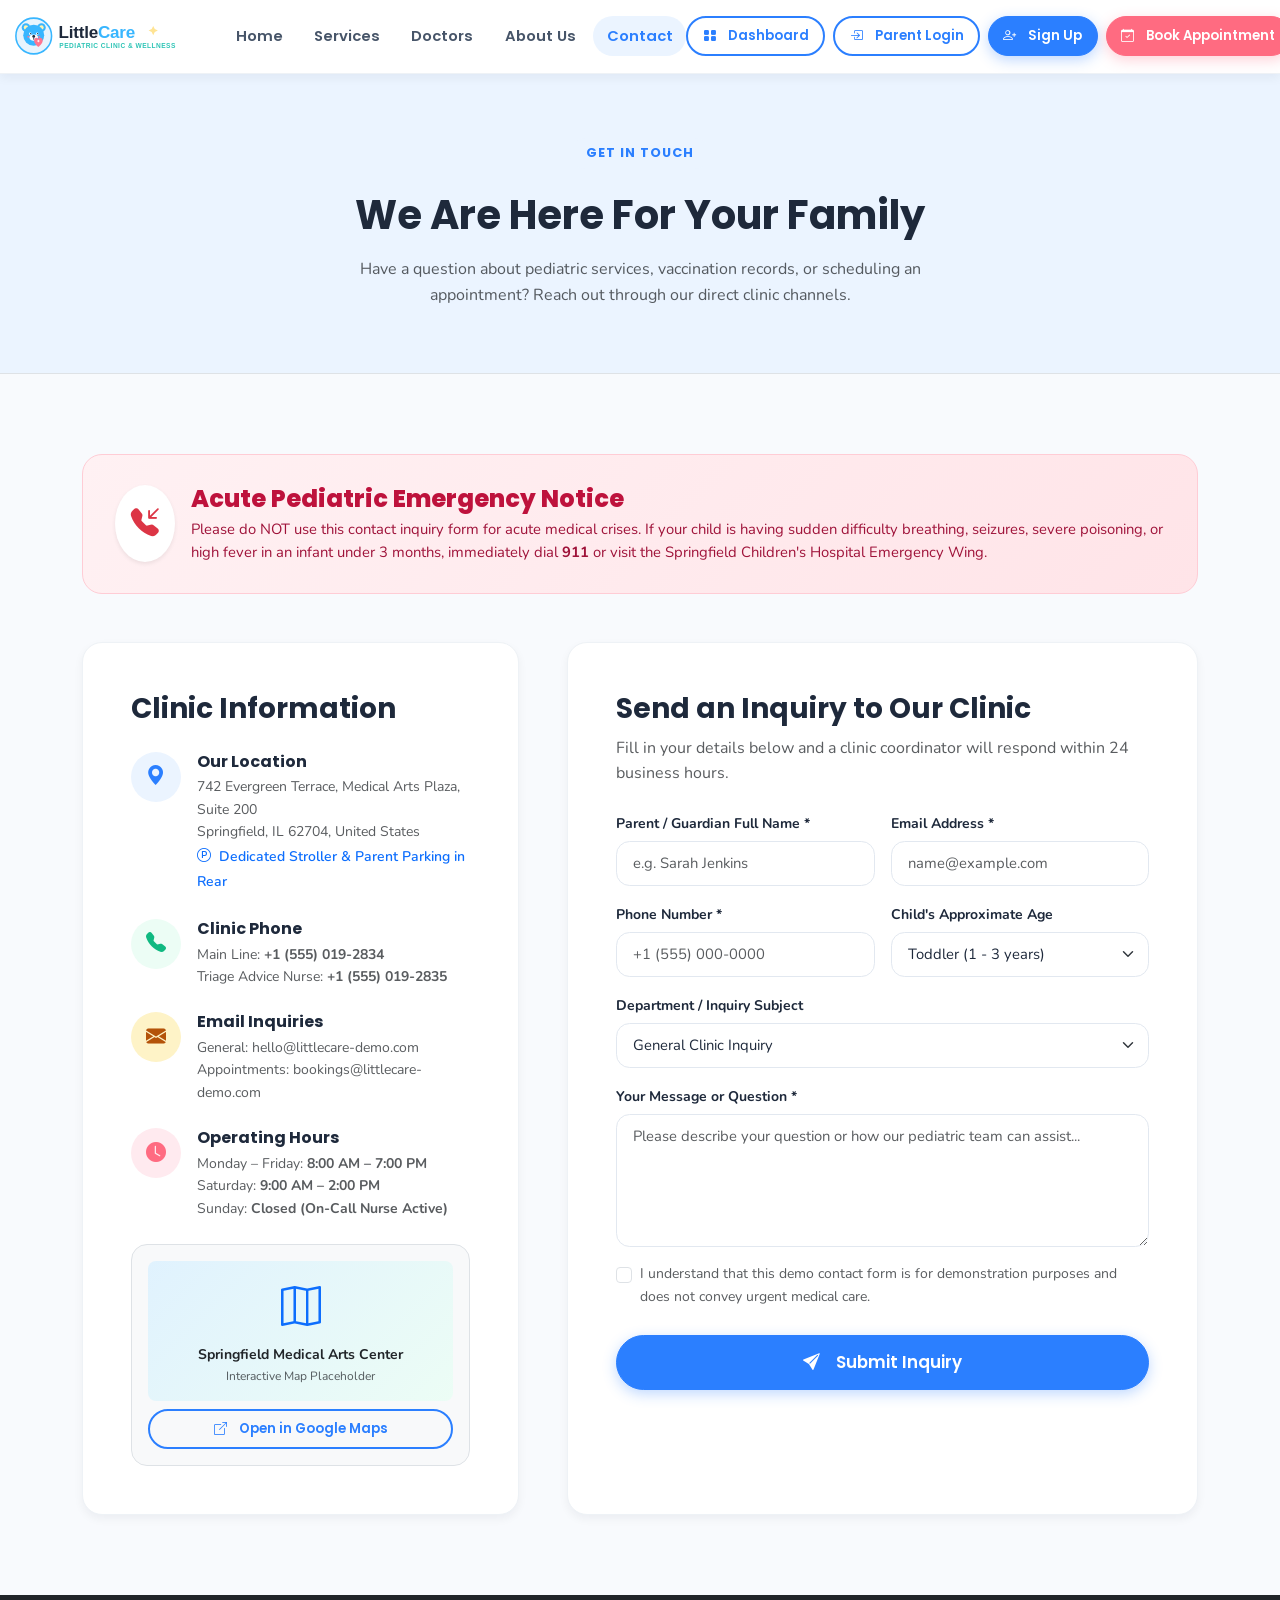
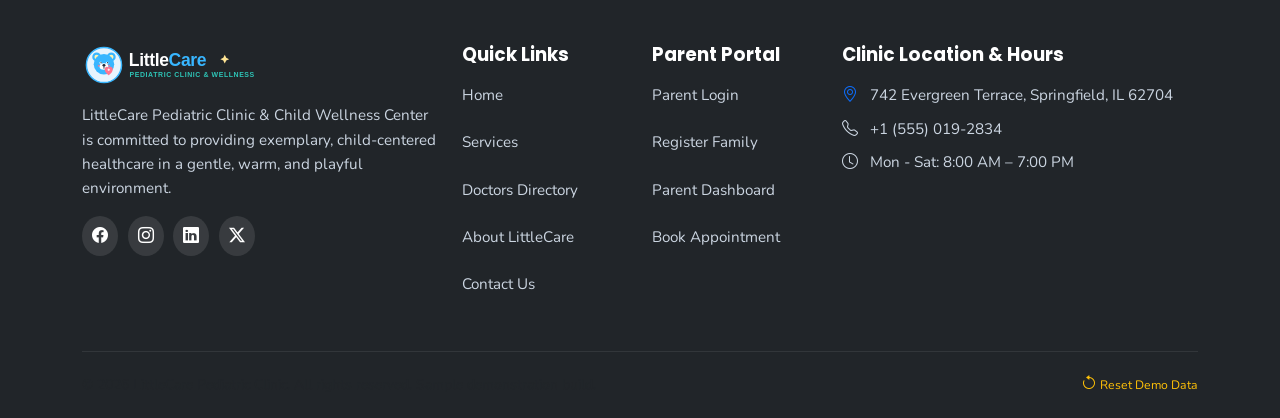
<file: contact.html>
<!DOCTYPE html>
<html lang="en">
<head>
  <meta charset="UTF-8">
  <meta name="viewport" content="width=device-width, initial-scale=1.0">
  <title>Contact Us – LittleCare Pediatric Clinic</title>
  <meta name="description" content="Get in touch with LittleCare Pediatric Clinic & Child Wellness Center. Address, phone, operating hours, and inquiry form.">

  <!-- Bootstrap 5 CSS -->
  <link href="https://cdn.jsdelivr.net/npm/bootstrap@5.3.3/dist/css/bootstrap.min.css" rel="stylesheet">
  <!-- Bootstrap Icons -->
  <link href="https://cdn.jsdelivr.net/npm/bootstrap-icons@1.11.3/font/bootstrap-icons.min.css" rel="stylesheet">
  <!-- Custom CSS -->
  <link href="css/style.css" rel="stylesheet">
  <link href="css/responsive.css" rel="stylesheet">
</head>
<body>

  <!-- Navigation Bar -->
  <nav class="navbar navbar-expand-lg navbar-custom">
    <div class="container">
      <a class="navbar-brand" href="index.html">
        <img src="assets/images/logo.svg" alt="LittleCare Clinic Logo">
      </a>
      <button class="navbar-toggler border-0 shadow-none" type="button" data-bs-toggle="collapse" data-bs-target="#mainNavbar">
        <span class="navbar-toggler-icon"></span>
      </button>

      <div class="collapse navbar-collapse" id="mainNavbar">
        <ul class="navbar-nav mx-auto mb-2 mb-lg-0">
          <li class="nav-item"><a class="nav-link" href="index.html">Home</a></li>
          <li class="nav-item"><a class="nav-link" href="services.html">Services</a></li>
          <li class="nav-item"><a class="nav-link" href="doctors.html">Doctors</a></li>
          <li class="nav-item"><a class="nav-link" href="about.html">About Us</a></li>
          <li class="nav-item"><a class="nav-link active" href="contact.html">Contact</a></li>
        </ul>
        <div class="navbar-actions">
          <a href="dashboard.html" id="navDashboardBtn" class="btn btn-outline-primary btn-sm">
            <i class="bi bi-grid-fill me-1"></i> Dashboard
          </a>
          <a href="login.html" id="navAuthBtn" class="btn btn-outline-primary btn-sm">
            <i class="bi bi-box-arrow-in-right me-1"></i> Parent Login
          </a>
          <a href="register.html" id="navSignUpBtn" class="btn btn-primary btn-sm">
            <i class="bi bi-person-plus me-1"></i> Sign Up
          </a>
          <a href="appointments.html" class="btn btn-coral btn-sm">
            <i class="bi bi-calendar-check me-1"></i> Book Appointment
          </a>
        </div>
      </div>
    </div>
  </nav>

  <!-- Page Header Banner -->
  <section class="py-5 bg-soft-primary border-bottom">
    <div class="container text-center py-3">
      <span class="section-badge">Get in Touch</span>
      <h1 class="font-heading fw-bold mt-2 mb-3">We Are Here For Your Family</h1>
      <p class="text-muted mx-auto mb-0" style="max-width: 650px;">
        Have a question about pediatric services, vaccination records, or scheduling an appointment? Reach out through our direct clinic channels.
      </p>
    </div>
  </section>

  <!-- Main Contact Content -->
  <section class="section-padding bg-page">
    <div class="container">
      
      <!-- Critical Emergency Notice -->
      <div class="emergency-banner-card mb-5 d-flex flex-wrap align-items-center justify-content-between gap-3">
        <div class="d-flex align-items-center gap-3">
          <div class="p-3 bg-white rounded-circle text-danger shadow-sm fs-3">
            <i class="bi bi-telephone-inbound-fill"></i>
          </div>
          <div>
            <h4 class="mb-1">Acute Pediatric Emergency Notice</h4>
            <p>
              Please do NOT use this contact inquiry form for acute medical crises. If your child is having sudden difficulty breathing, seizures, severe poisoning, or high fever in an infant under 3 months, immediately dial <strong>911</strong> or visit the Springfield Children's Hospital Emergency Wing.
            </p>
          </div>
        </div>
      </div>

      <div class="row g-5">
        <!-- Contact Information Column -->
        <div class="col-lg-5">
          <div class="card-custom p-4 p-md-5 h-100">
            <h3 class="fw-bold mb-4">Clinic Information</h3>

            <!-- Address -->
            <div class="d-flex gap-3 mb-4">
              <div class="p-3 rounded-circle bg-soft-primary text-primary flex-shrink-0" style="width: 50px; height: 50px; display: flex; align-items: center; justify-content: center;">
                <i class="bi bi-geo-alt-fill fs-5"></i>
              </div>
              <div>
                <h6 class="fw-bold mb-1">Our Location</h6>
                <p class="text-muted mb-0 small">
                  742 Evergreen Terrace, Medical Arts Plaza, Suite 200<br>
                  Springfield, IL 62704, United States
                </p>
                <small class="text-primary fw-semibold"><i class="bi bi-p-circle me-1"></i> Dedicated Stroller & Parent Parking in Rear</small>
              </div>
            </div>

            <!-- Phone -->
            <div class="d-flex gap-3 mb-4">
              <div class="p-3 rounded-circle bg-soft-mint text-mint flex-shrink-0" style="width: 50px; height: 50px; display: flex; align-items: center; justify-content: center;">
                <i class="bi bi-telephone-fill fs-5"></i>
              </div>
              <div>
                <h6 class="fw-bold mb-1">Clinic Phone</h6>
                <p class="text-muted mb-0 small">
                  Main Line: <strong>+1 (555) 019-2834</strong><br>
                  Triage Advice Nurse: <strong>+1 (555) 019-2835</strong>
                </p>
              </div>
            </div>

            <!-- Email -->
            <div class="d-flex gap-3 mb-4">
              <div class="p-3 rounded-circle bg-soft-yellow text-warning flex-shrink-0" style="width: 50px; height: 50px; display: flex; align-items: center; justify-content: center;">
                <i class="bi bi-envelope-fill fs-5"></i>
              </div>
              <div>
                <h6 class="fw-bold mb-1">Email Inquiries</h6>
                <p class="text-muted mb-0 small">
                  General: hello@littlecare-demo.com<br>
                  Appointments: bookings@littlecare-demo.com
                </p>
              </div>
            </div>

            <!-- Hours -->
            <div class="d-flex gap-3 mb-4">
              <div class="p-3 rounded-circle bg-soft-coral text-coral flex-shrink-0" style="width: 50px; height: 50px; display: flex; align-items: center; justify-content: center;">
                <i class="bi bi-clock-fill fs-5"></i>
              </div>
              <div>
                <h6 class="fw-bold mb-1">Operating Hours</h6>
                <p class="text-muted mb-0 small">
                  Monday – Friday: <strong>8:00 AM – 7:00 PM</strong><br>
                  Saturday: <strong>9:00 AM – 2:00 PM</strong><br>
                  Sunday: <strong>Closed (On-Call Nurse Active)</strong>
                </p>
              </div>
            </div>

            <!-- Embedded Interactive Map Placeholder -->
            <div class="rounded-4 overflow-hidden border mt-2 bg-light p-3 text-center position-relative">
              <div style="height: 140px; background: linear-gradient(135deg, #E0F2FE 0%, #ECFDF5 100%); display: flex; flex-direction: column; align-items: center; justify-content: center;" class="rounded-3">
                <i class="bi bi-map text-primary fs-1 mb-1"></i>
                <span class="fw-bold text-dark small">Springfield Medical Arts Center</span>
                <span class="text-muted" style="font-size: 0.75rem;">Interactive Map Placeholder</span>
              </div>
              <a href="https://maps.google.com" target="_blank" rel="noopener" class="btn btn-sm btn-outline-primary mt-2 w-100">
                <i class="bi bi-box-arrow-up-right me-1"></i> Open in Google Maps
              </a>
            </div>

          </div>
        </div>

        <!-- Contact Form Column -->
        <div class="col-lg-7">
          <div class="card-custom p-4 p-md-5">
            <h3 class="fw-bold mb-2">Send an Inquiry to Our Clinic</h3>
            <p class="text-muted mb-4">
              Fill in your details below and a clinic coordinator will respond within 24 business hours.
            </p>

            <div id="contactSuccessAlert" class="alert alert-success d-none mb-4" role="alert">
              <i class="bi bi-check-circle-fill me-2"></i>
              <strong>Thank you, Parent!</strong> Your inquiry has been received (demo mode). Our care team has logged your message.
            </div>

            <form id="contactForm" onsubmit="handleContactSubmit(event)">
              <div class="row g-3">
                <!-- Parent Name -->
                <div class="col-md-6">
                  <label for="contactParentName" class="form-label">Parent / Guardian Full Name *</label>
                  <input type="text" class="form-control" id="contactParentName" required placeholder="e.g. Sarah Jenkins">
                </div>

                <!-- Email -->
                <div class="col-md-6">
                  <label for="contactEmail" class="form-label">Email Address *</label>
                  <input type="email" class="form-control" id="contactEmail" required placeholder="name@example.com">
                </div>

                <!-- Phone -->
                <div class="col-md-6">
                  <label for="contactPhone" class="form-label">Phone Number *</label>
                  <input type="tel" class="form-control" id="contactPhone" required placeholder="+1 (555) 000-0000">
                </div>

                <!-- Child Age -->
                <div class="col-md-6">
                  <label for="contactChildAge" class="form-label">Child's Approximate Age</label>
                  <select class="form-select" id="contactChildAge">
                    <option value="Newborn (0-2 mos)">Newborn (0 - 2 months)</option>
                    <option value="Infant (3-12 mos)">Infant (3 - 12 months)</option>
                    <option value="Toddler (1-3 yrs)" selected>Toddler (1 - 3 years)</option>
                    <option value="Child (4-11 yrs)">Child (4 - 11 years)</option>
                    <option value="Adolescent (12+ yrs)">Adolescent (12+ years)</option>
                  </select>
                </div>

                <!-- Inquiry Topic -->
                <div class="col-12">
                  <label for="contactTopic" class="form-label">Department / Inquiry Subject</label>
                  <select class="form-select" id="contactTopic">
                    <option value="General Inquiry">General Clinic Inquiry</option>
                    <option value="Vaccination Schedule Question">Vaccination Schedule Question</option>
                    <option value="First Visit Preparation">First Visit Checklist</option>
                    <option value="Transfer of Pediatric Records">Transfer of Pediatric Records</option>
                    <option value="Feedback">Parent Feedback</option>
                  </select>
                </div>

                <!-- Message -->
                <div class="col-12">
                  <label for="contactMessage" class="form-label">Your Message or Question *</label>
                  <textarea class="form-control" id="contactMessage" rows="5" required placeholder="Please describe your question or how our pediatric team can assist..."></textarea>
                </div>

                <div class="col-12">
                  <div class="form-check">
                    <input class="form-check-input" type="checkbox" id="contactAgree" required>
                    <label class="form-check-label text-muted small" for="contactAgree">
                      I understand that this demo contact form is for demonstration purposes and does not convey urgent medical care.
                    </label>
                  </div>
                </div>

                <div class="col-12 mt-4">
                  <button type="submit" class="btn btn-primary btn-lg w-100">
                    <i class="bi bi-send-fill me-2"></i> Submit Inquiry
                  </button>
                </div>
              </div>
            </form>
          </div>
        </div>
      </div>
    </div>
  </section>

  <!-- Footer -->
  <footer class="footer-main">
    <div class="container">
      <div class="row g-4">
        <div class="col-lg-4">
          <a href="index.html" class="d-inline-block mb-3" aria-label="LittleCare Home">
            <img src="assets/images/logo-footer.svg" alt="LittleCare Logo" style="height: 44px;">
          </a>
          <p class="footer-desc">
            LittleCare Pediatric Clinic & Child Wellness Center is committed to providing exemplary, child-centered healthcare in a gentle, warm, and playful environment.
          </p>
          <div class="footer-social-links">
            <a href="https://facebook.com" target="_blank" rel="noopener" class="footer-social-btn" aria-label="Facebook">
              <i class="bi bi-facebook"></i>
            </a>
            <a href="https://instagram.com" target="_blank" rel="noopener" class="footer-social-btn" aria-label="Instagram">
              <i class="bi bi-instagram"></i>
            </a>
            <a href="https://linkedin.com" target="_blank" rel="noopener" class="footer-social-btn" aria-label="LinkedIn">
              <i class="bi bi-linkedin"></i>
            </a>
            <a href="https://twitter.com" target="_blank" rel="noopener" class="footer-social-btn" aria-label="X (formerly Twitter)">
              <i class="bi bi-twitter-x"></i>
            </a>
          </div>
        </div>
        <div class="col-6 col-lg-2">
          <h5>Quick Links</h5>
          <ul class="footer-links">
            <li><a href="index.html">Home</a></li>
            <li><a href="services.html">Services</a></li>
            <li><a href="doctors.html">Doctors Directory</a></li>
            <li><a href="about.html">About LittleCare</a></li>
            <li><a href="contact.html">Contact Us</a></li>
          </ul>
        </div>
        <div class="col-6 col-lg-2">
          <h5>Parent Portal</h5>
          <ul class="footer-links">
            <li><a href="login.html">Parent Login</a></li>
            <li><a href="register.html">Register Family</a></li>
            <li><a href="dashboard.html">Parent Dashboard</a></li>
            <li><a href="appointments.html">Book Appointment</a></li>
          </ul>
        </div>
        <div class="col-lg-4">
          <h5>Clinic Location & Hours</h5>
          <p class="mb-2"><i class="bi bi-geo-alt me-2 text-primary"></i> 742 Evergreen Terrace, Springfield, IL 62704</p>
          <p class="mb-2"><i class="bi bi-telephone me-2 text-mint"></i> +1 (555) 019-2834</p>
          <p class="mb-0"><i class="bi bi-clock me-2 text-coral"></i> Mon - Sat: 8:00 AM – 7:00 PM</p>
        </div>
      </div>
      <div class="footer-bottom d-flex flex-wrap align-items-center justify-content-between">
        <p class="mb-0 text-muted">© 2026 LittleCare Pediatric Clinic. All rights reserved. Sample demonstration build.</p>
        <div>
          <a href="#" onclick="resetDemoData(); return false;" class="text-warning small"><i class="bi bi-arrow-counterclockwise"></i> Reset Demo Data</a>
        </div>
      </div>
    </div>
  </footer>

  <button id="backToTopBtn" class="btn-back-to-top" title="Back to top" aria-label="Back to top"><i class="bi bi-arrow-up"></i></button>

  <script src="https://cdn.jsdelivr.net/npm/bootstrap@5.3.3/dist/js/bootstrap.bundle.min.js"></script>
  <script src="js/main.js"></script>
  <script>
    function handleContactSubmit(event) {
      event.preventDefault();
      const parentName = document.getElementById('contactParentName').value.trim();
      const alertBox = document.getElementById('contactSuccessAlert');
      
      if (alertBox) {
        alertBox.classList.remove('d-none');
        alertBox.scrollIntoView({ behavior: 'smooth', block: 'nearest' });
      }
      
      showToast(`Thank you, ${parentName}! Your message has been sent to our demo coordinators.`, 'success');
      document.getElementById('contactForm').reset();
    }
  </script>
</body>
</html>
</file>
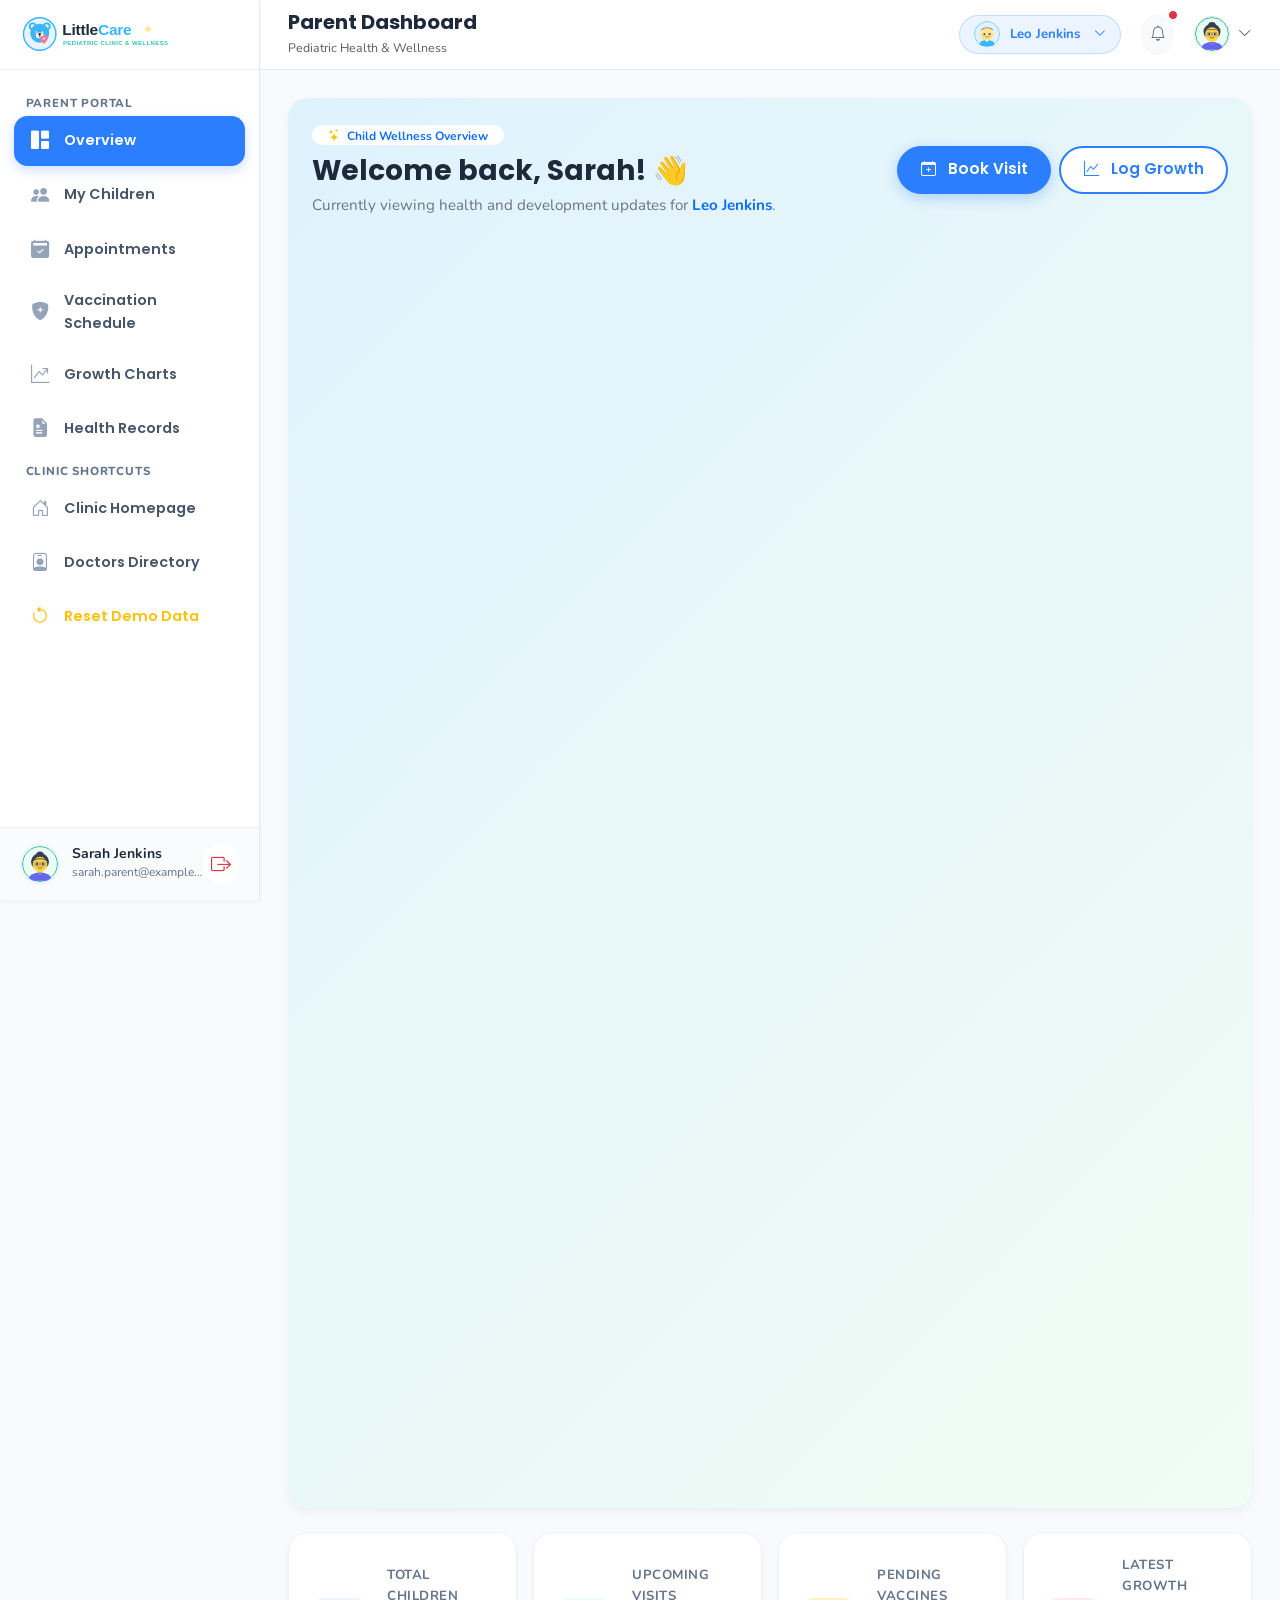
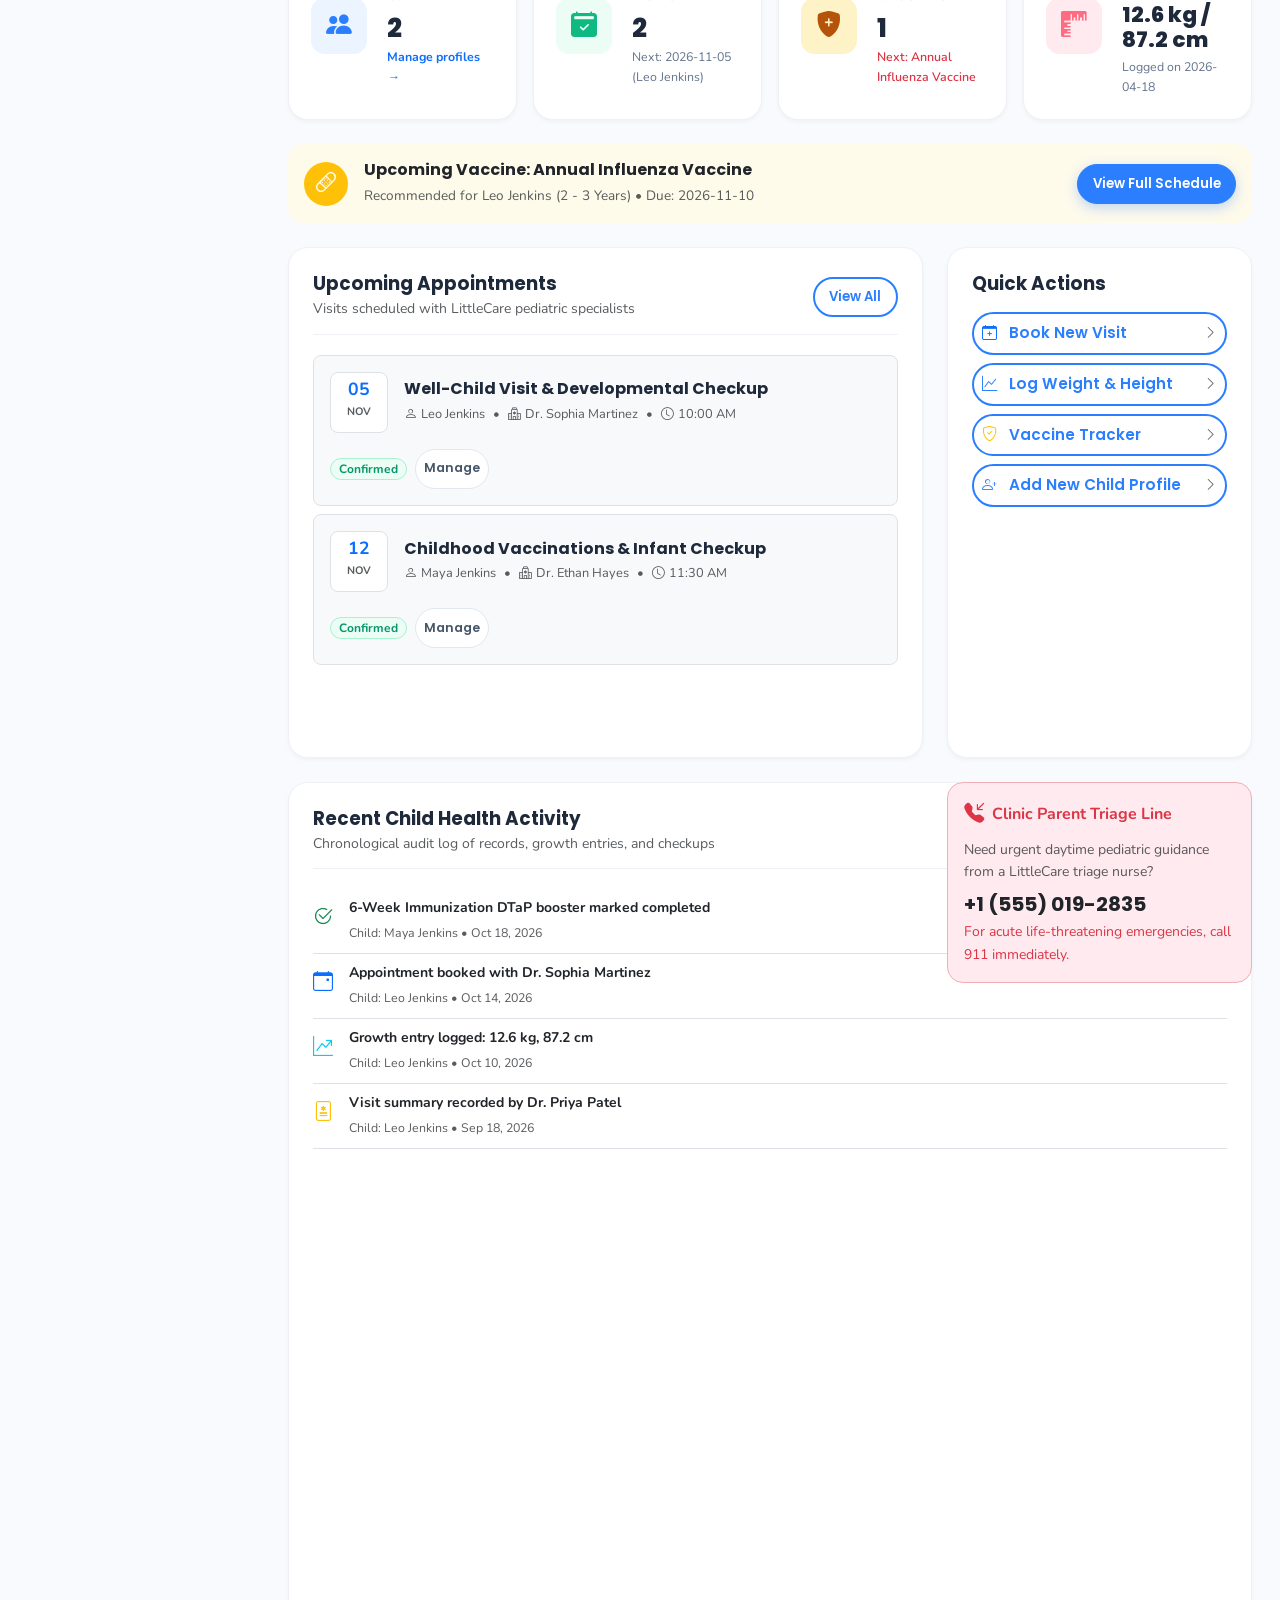
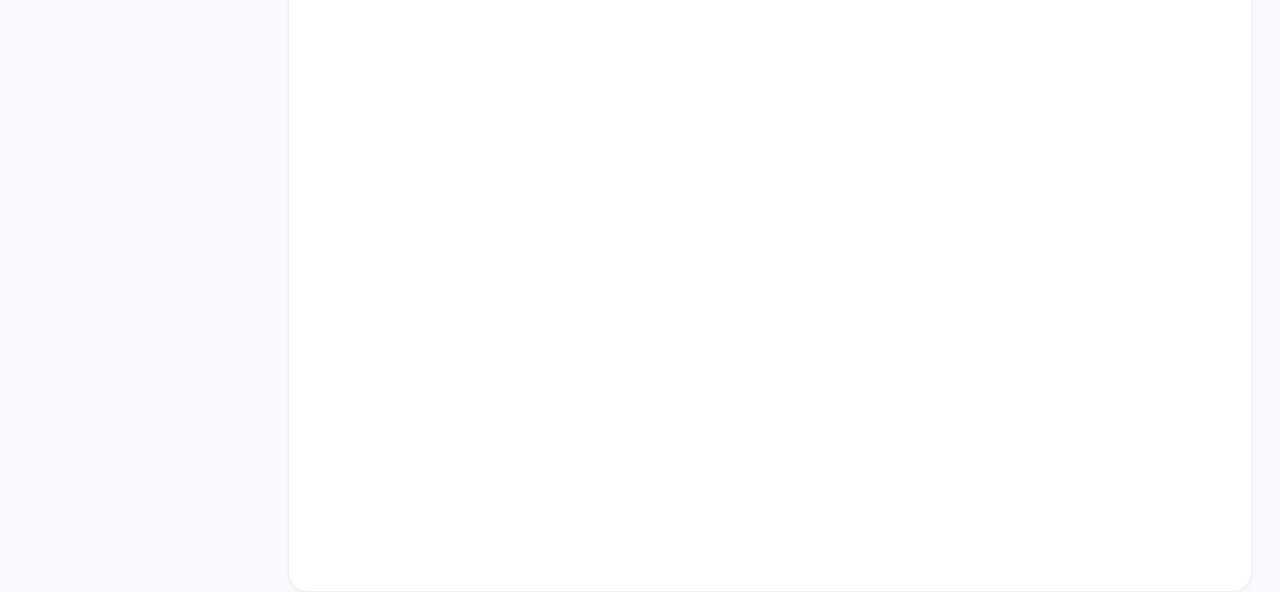
<file: dashboard.html>
<!DOCTYPE html>
<html lang="en">
<head>
  <meta charset="UTF-8">
  <meta name="viewport" content="width=device-width, initial-scale=1.0">
  <title>Parent Dashboard – LittleCare Clinic</title>
  <meta name="description" content="LittleCare Parent Dashboard: monitor child growth, upcoming pediatric appointments, and immunization schedules.">

  <!-- Bootstrap 5 CSS -->
  <link href="https://cdn.jsdelivr.net/npm/bootstrap@5.3.3/dist/css/bootstrap.min.css" rel="stylesheet">
  <!-- Bootstrap Icons -->
  <link href="https://cdn.jsdelivr.net/npm/bootstrap-icons@1.11.3/font/bootstrap-icons.min.css" rel="stylesheet">
  <!-- Custom CSS -->
  <link href="css/style.css" rel="stylesheet">
  <link href="css/dashboard.css" rel="stylesheet">
  <link href="css/responsive.css" rel="stylesheet">
</head>
<body class="dashboard-body">

  <div class="dashboard-wrapper">
    
    <!-- Mobile Sidebar Backdrop -->
    <div id="sidebarBackdrop" class="sidebar-backdrop"></div>

    <!-- Sidebar Navigation -->
    <aside id="dashboardSidebar" class="sidebar">
      <div class="sidebar-header">
        <a class="sidebar-brand" href="dashboard.html">
          <img src="assets/images/logo.svg" alt="LittleCare Logo">
        </a>
      </div>

      <div class="sidebar-body">
        <span class="sidebar-section-title">Parent Portal</span>
        <ul class="sidebar-nav">
          <li class="nav-item">
            <a href="dashboard.html" class="nav-link active">
              <i class="bi bi-grid-1x2-fill"></i> Overview
            </a>
          </li>
          <li class="nav-item">
            <a href="children.html" class="nav-link">
              <i class="bi bi-people-fill"></i> My Children
            </a>
          </li>
          <li class="nav-item">
            <a href="appointments.html" class="nav-link">
              <i class="bi bi-calendar2-check-fill"></i> Appointments
            </a>
          </li>
          <li class="nav-item">
            <a href="vaccinations.html" class="nav-link">
              <i class="bi bi-shield-fill-plus"></i> Vaccination Schedule
            </a>
          </li>
          <li class="nav-item">
            <a href="growth-charts.html" class="nav-link">
              <i class="bi bi-graph-up-arrow"></i> Growth Charts
            </a>
          </li>
          <li class="nav-item">
            <a href="health-records.html" class="nav-link">
              <i class="bi bi-file-earmark-medical-fill"></i> Health Records
            </a>
          </li>
        </ul>

        <span class="sidebar-section-title mt-4">Clinic Shortcuts</span>
        <ul class="sidebar-nav">
          <li class="nav-item">
            <a href="index.html" class="nav-link">
              <i class="bi bi-house-door"></i> Clinic Homepage
            </a>
          </li>
          <li class="nav-item">
            <a href="doctors.html" class="nav-link">
              <i class="bi bi-person-badge"></i> Doctors Directory
            </a>
          </li>
          <li class="nav-item">
            <a href="#" class="nav-link text-warning" onclick="resetDemoData(); return false;">
              <i class="bi bi-arrow-counterclockwise text-warning"></i> Reset Demo Data
            </a>
          </li>
        </ul>
      </div>

      <!-- User Mini Profile Footer -->
      <div class="sidebar-footer">
        <div class="d-flex align-items-center justify-content-between">
          <div class="user-mini-card">
            <img id="sidebarUserAvatar" src="assets/images/parent-avatar.svg" class="user-mini-avatar" alt="Parent Avatar">
            <div class="overflow-hidden">
              <p id="sidebarUserName" class="user-mini-name text-truncate">Sarah Jenkins</p>
              <p id="sidebarUserEmail" class="user-mini-role text-truncate">sarah.parent@example.com</p>
            </div>
          </div>
          <button class="btn btn-sm btn-outline-secondary p-1 px-2 border-0" onclick="handleLogout()" title="Sign Out">
            <i class="bi bi-box-arrow-right fs-5 text-danger"></i>
          </button>
        </div>
      </div>
    </aside>

    <!-- Main Content Area -->
    <div class="main-content">
      
      <!-- Topbar -->
      <header class="topbar">
        <div class="topbar-left">
          <button id="sidebarToggleBtn" class="sidebar-toggle-btn" aria-label="Toggle Sidebar Navigation">
            <i class="bi bi-list"></i>
          </button>
          <div class="d-none d-sm-block">
            <h5 class="fw-bold mb-0">Parent Dashboard</h5>
            <small class="text-muted" style="font-size: 0.775rem;">Pediatric Health &amp; Wellness</small>
          </div>
        </div>

        <div class="topbar-right">
          <!-- Active Child Selector Dropdown Container -->
          <div id="topbarChildSwitcher"></div>

          <!-- Notification Dropdown -->
          <div class="dropdown">
            <button class="btn btn-light rounded-circle p-2 position-relative" data-bs-toggle="dropdown" aria-expanded="false" title="Notifications">
              <i class="bi bi-bell text-secondary"></i>
              <span class="position-absolute top-0 start-100 translate-middle p-1 bg-danger border border-light rounded-circle"></span>
            </button>
            <ul class="dropdown-menu dropdown-menu-end shadow-md border-0 p-2" style="border-radius: 1rem; width: 280px;">
              <li class="dropdown-header fw-bold text-uppercase" style="font-size: 0.75rem;">Recent Alerts</li>
              <li class="p-2 border-bottom">
                <small class="fw-bold d-block text-dark">MMR Booster Vaccine Due Soon</small>
                <small class="text-muted">Recommended for Maya at 12 months.</small>
              </li>
              <li class="p-2">
                <small class="fw-bold d-block text-dark">Upcoming Well-Child Visit</small>
                <small class="text-muted">Leo with Dr. Sophia Martinez on Nov 5.</small>
              </li>
            </ul>
          </div>

          <!-- User Profile Dropdown -->
          <div class="dropdown">
            <div class="d-flex align-items-center gap-2 cursor-pointer" data-bs-toggle="dropdown" aria-expanded="false" role="button">
              <img id="topbarUserAvatar" src="assets/images/parent-avatar.svg" class="rounded-circle border" width="36" height="36" alt="Parent Avatar">
              <i class="bi bi-chevron-down text-muted small"></i>
            </div>
            <ul class="dropdown-menu dropdown-menu-end shadow-md border-0 p-2" style="border-radius: 1rem;">
              <li><a class="dropdown-item py-2" href="children.html"><i class="bi bi-people me-2"></i>My Children</a></li>
              <li><a class="dropdown-item py-2" href="appointments.html"><i class="bi bi-calendar-check me-2"></i>Appointments</a></li>
              <li><hr class="dropdown-divider"></li>
              <li><a class="dropdown-item py-2 text-danger" href="#" onclick="handleLogout(); return false;"><i class="bi bi-box-arrow-right me-2"></i>Sign Out</a></li>
            </ul>
          </div>
        </div>
      </header>

      <!-- Dashboard Content Body -->
      <main class="dashboard-content">
        
        <!-- Welcome Banner -->
        <div class="card-custom p-4 mb-4 border-0" style="background: linear-gradient(135deg, #E0F2FE 0%, #F0FDF4 100%);">
          <div class="d-flex flex-wrap align-items-center justify-content-between gap-3">
            <div>
              <span class="badge bg-white text-primary shadow-xs px-3 py-1 mb-2 fw-bold" style="border-radius: 9999px;">
                <i class="bi bi-stars text-warning me-1"></i> Child Wellness Overview
              </span>
              <h3 class="fw-bold mb-1">
                Welcome back, <span id="welcomeParentName">Parent</span>! 👋
              </h3>
              <p class="text-secondary mb-0" style="font-size: 0.95rem;">
                Currently viewing health and development updates for <strong class="text-primary" id="welcomeActiveChildName">Selected Child</strong>.
              </p>
            </div>
            <div class="d-flex gap-2">
              <a href="appointments.html" class="btn btn-primary">
                <i class="bi bi-calendar-plus me-1"></i> Book Visit
              </a>
              <a href="growth-charts.html" class="btn btn-outline-primary bg-white">
                <i class="bi bi-graph-up me-1"></i> Log Growth
              </a>
            </div>
          </div>
        </div>

        <!-- 4 Summary Metric Cards Row -->
        <div class="row g-3 mb-4" id="overviewMetricsRow">
          <!-- Card 1: Total Children -->
          <div class="col-sm-6 col-xl-3">
            <div class="stat-card">
              <div class="stat-icon bg-soft-primary text-primary">
                <i class="bi bi-people-fill"></i>
              </div>
              <div>
                <p class="stat-title">Total Children</p>
                <h4 class="stat-value" id="statTotalChildren">2</h4>
                <p class="stat-sub"><a href="children.html" class="text-primary fw-bold">Manage profiles →</a></p>
              </div>
            </div>
          </div>

          <!-- Card 2: Upcoming Appointments -->
          <div class="col-sm-6 col-xl-3">
            <div class="stat-card">
              <div class="stat-icon bg-soft-mint text-mint">
                <i class="bi bi-calendar2-check-fill"></i>
              </div>
              <div>
                <p class="stat-title">Upcoming Visits</p>
                <h4 class="stat-value" id="statUpcomingApts">1</h4>
                <p class="stat-sub" id="statUpcomingSub">Next: Nov 5</p>
              </div>
            </div>
          </div>

          <!-- Card 3: Pending Vaccinations -->
          <div class="col-sm-6 col-xl-3">
            <div class="stat-card">
              <div class="stat-icon bg-soft-yellow text-warning">
                <i class="bi bi-shield-fill-plus"></i>
              </div>
              <div>
                <p class="stat-title">Pending Vaccines</p>
                <h4 class="stat-value" id="statPendingVaccines">1</h4>
                <p class="stat-sub text-danger fw-semibold" id="statPendingVacSub">1 due soon</p>
              </div>
            </div>
          </div>

          <!-- Card 4: Latest Growth Update -->
          <div class="col-sm-6 col-xl-3">
            <div class="stat-card">
              <div class="stat-icon bg-soft-coral text-coral">
                <i class="bi bi-rulers"></i>
              </div>
              <div>
                <p class="stat-title">Latest Growth</p>
                <h4 class="stat-value" id="statLatestGrowth" style="font-size: 1.35rem;">12.6 kg / 87 cm</h4>
                <p class="stat-sub" id="statLatestGrowthSub">Updated recently</p>
              </div>
            </div>
          </div>
        </div>

        <!-- Pending Vaccine Alert Widget -->
        <div class="mb-4" id="overviewVaccineAlert"></div>

        <!-- Quick Actions & Widgets Grid -->
        <div class="row g-4 mb-4">
          <!-- Upcoming Appointments List (Left Column) -->
          <div class="col-lg-8">
            <div class="widget-card">
              <div class="widget-header">
                <div>
                  <h5 class="widget-title">Upcoming Appointments</h5>
                  <small class="text-muted">Visits scheduled with LittleCare pediatric specialists</small>
                </div>
                <a href="appointments.html" class="btn btn-sm btn-outline-primary">View All</a>
              </div>

              <div id="overviewUpcomingContainer">
                <!-- Injected via dashboard.js -->
              </div>
            </div>
          </div>

          <!-- Quick Actions & Emergency Support (Right Column) -->
          <div class="col-lg-4">
            <div class="widget-card d-flex flex-column mb-4">
              <h5 class="widget-title mb-3">Quick Actions</h5>
              <div class="d-grid gap-2">
                <a href="appointments.html" class="btn btn-outline-primary text-start d-flex align-items-center justify-content-between p-2">
                  <span><i class="bi bi-calendar-plus text-primary me-2"></i> Book New Visit</span>
                  <i class="bi bi-chevron-right text-muted small"></i>
                </a>
                <a href="growth-charts.html" class="btn btn-outline-primary text-start d-flex align-items-center justify-content-between p-2">
                  <span><i class="bi bi-graph-up text-mint me-2"></i> Log Weight &amp; Height</span>
                  <i class="bi bi-chevron-right text-muted small"></i>
                </a>
                <a href="vaccinations.html" class="btn btn-outline-primary text-start d-flex align-items-center justify-content-between p-2">
                  <span><i class="bi bi-shield-check text-warning me-2"></i> Vaccine Tracker</span>
                  <i class="bi bi-chevron-right text-muted small"></i>
                </a>
                <a href="children.html" class="btn btn-outline-primary text-start d-flex align-items-center justify-content-between p-2">
                  <span><i class="bi bi-person-plus text-coral me-2"></i> Add New Child Profile</span>
                  <i class="bi bi-chevron-right text-muted small"></i>
                </a>
              </div>
            </div>

            <!-- Emergency Helpline Box -->
            <div class="p-3 rounded-4 bg-soft-coral border border-danger-subtle">
              <div class="d-flex align-items-center gap-2 mb-2 text-danger fw-bold">
                <i class="bi bi-telephone-inbound-fill fs-5"></i>
                <span>Clinic Parent Triage Line</span>
              </div>
              <p class="text-muted small mb-2">
                Need urgent daytime pediatric guidance from a LittleCare triage nurse?
              </p>
              <h5 class="fw-bold text-dark mb-0">+1 (555) 019-2835</h5>
              <small class="text-danger d-block mt-1">For acute life-threatening emergencies, call 911 immediately.</small>
            </div>
          </div>
        </div>

        <!-- Recent Health Activities Timeline -->
        <div class="widget-card">
          <div class="widget-header">
            <div>
              <h5 class="widget-title">Recent Child Health Activity</h5>
              <small class="text-muted">Chronological audit log of records, growth entries, and checkups</small>
            </div>
          </div>
          <div id="overviewActivitiesList">
            <!-- Injected via dashboard.js -->
          </div>
        </div>

      </main>
    </div>
  </div>

  <script src="https://cdn.jsdelivr.net/npm/bootstrap@5.3.3/dist/js/bootstrap.bundle.min.js"></script>
  <script src="js/main.js"></script>
  <script src="js/auth.js"></script>
  <script src="js/dashboard.js"></script>
</body>
</html>
</file>
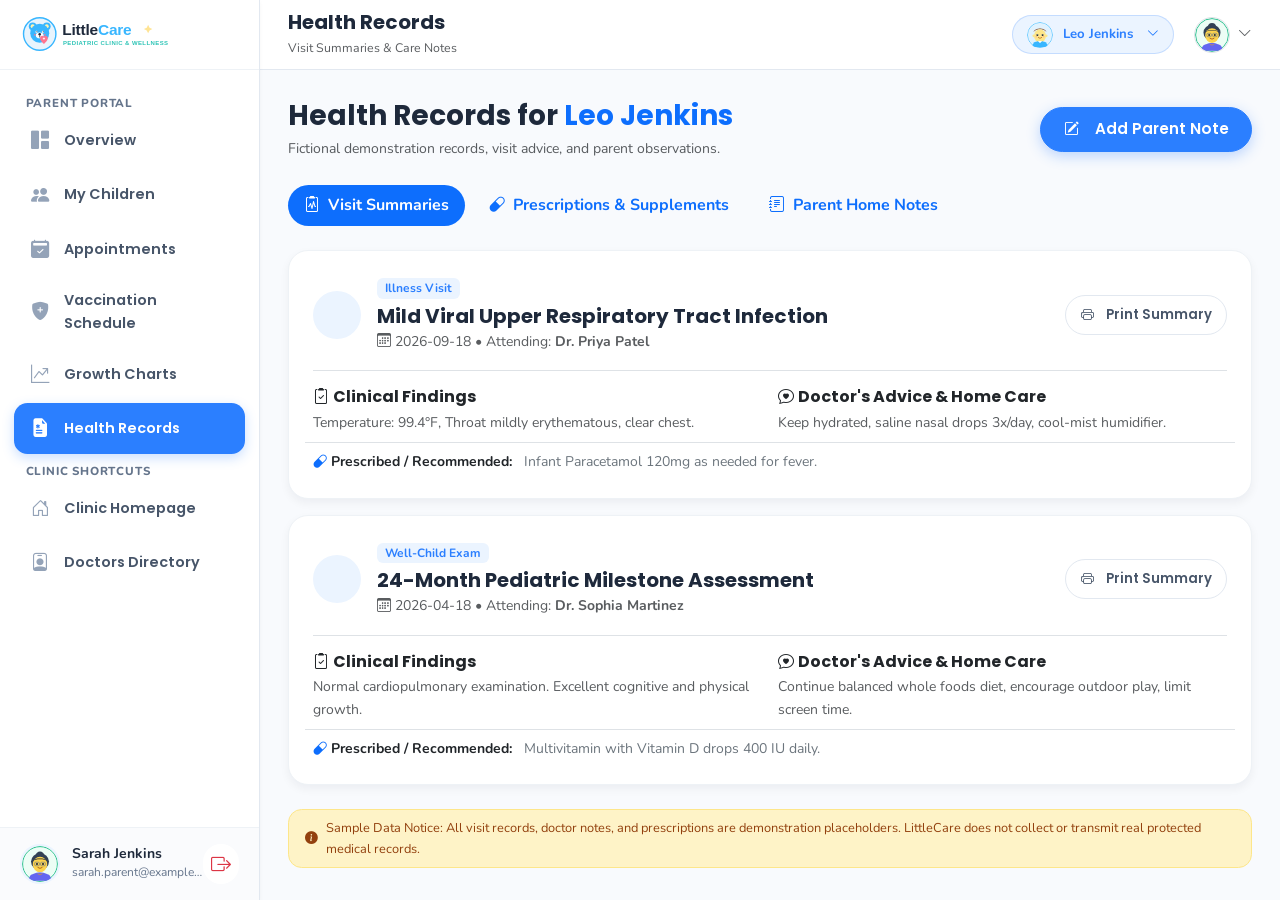
<file: health-records.html>
<!DOCTYPE html>
<html lang="en">
<head>
  <meta charset="UTF-8">
  <meta name="viewport" content="width=device-width, initial-scale=1.0">
  <title>Health Records – LittleCare Parent Dashboard</title>
  <meta name="description" content="View pediatric visit summaries, doctor advice, prescriptions, and log parent home health notes.">

  <!-- Bootstrap 5 CSS -->
  <link href="https://cdn.jsdelivr.net/npm/bootstrap@5.3.3/dist/css/bootstrap.min.css" rel="stylesheet">
  <!-- Bootstrap Icons -->
  <link href="https://cdn.jsdelivr.net/npm/bootstrap-icons@1.11.3/font/bootstrap-icons.min.css" rel="stylesheet">
  <!-- Custom CSS -->
  <link href="css/style.css" rel="stylesheet">
  <link href="css/dashboard.css" rel="stylesheet">
  <link href="css/responsive.css" rel="stylesheet">
</head>
<body class="dashboard-body">

  <div class="dashboard-wrapper">
    <!-- Mobile Sidebar Backdrop -->
    <div id="sidebarBackdrop" class="sidebar-backdrop"></div>

    <!-- Sidebar Navigation -->
    <aside id="dashboardSidebar" class="sidebar">
      <div class="sidebar-header">
        <a class="sidebar-brand" href="dashboard.html">
          <img src="assets/images/logo.svg" alt="LittleCare Logo">
        </a>
      </div>

      <div class="sidebar-body">
        <span class="sidebar-section-title">Parent Portal</span>
        <ul class="sidebar-nav">
          <li class="nav-item"><a href="dashboard.html" class="nav-link"><i class="bi bi-grid-1x2-fill"></i> Overview</a></li>
          <li class="nav-item"><a href="children.html" class="nav-link"><i class="bi bi-people-fill"></i> My Children</a></li>
          <li class="nav-item"><a href="appointments.html" class="nav-link"><i class="bi bi-calendar2-check-fill"></i> Appointments</a></li>
          <li class="nav-item"><a href="vaccinations.html" class="nav-link"><i class="bi bi-shield-fill-plus"></i> Vaccination Schedule</a></li>
          <li class="nav-item"><a href="growth-charts.html" class="nav-link"><i class="bi bi-graph-up-arrow"></i> Growth Charts</a></li>
          <li class="nav-item"><a href="health-records.html" class="nav-link active"><i class="bi bi-file-earmark-medical-fill"></i> Health Records</a></li>
        </ul>

        <span class="sidebar-section-title mt-4">Clinic Shortcuts</span>
        <ul class="sidebar-nav">
          <li class="nav-item"><a href="index.html" class="nav-link"><i class="bi bi-house-door"></i> Clinic Homepage</a></li>
          <li class="nav-item"><a href="doctors.html" class="nav-link"><i class="bi bi-person-badge"></i> Doctors Directory</a></li>
        </ul>
      </div>

      <!-- User Mini Profile Footer -->
      <div class="sidebar-footer">
        <div class="d-flex align-items-center justify-content-between">
          <div class="user-mini-card">
            <img id="sidebarUserAvatar" src="assets/images/parent-avatar.svg" class="user-mini-avatar" alt="Parent Avatar">
            <div class="overflow-hidden">
              <p id="sidebarUserName" class="user-mini-name text-truncate">Sarah Jenkins</p>
              <p id="sidebarUserEmail" class="user-mini-role text-truncate">sarah.parent@example.com</p>
            </div>
          </div>
          <button class="btn btn-sm btn-outline-secondary p-1 px-2 border-0" onclick="handleLogout()" title="Sign Out">
            <i class="bi bi-box-arrow-right fs-5 text-danger"></i>
          </button>
        </div>
      </div>
    </aside>

    <!-- Main Content Area -->
    <div class="main-content">
      
      <!-- Topbar -->
      <header class="topbar">
        <div class="topbar-left">
          <button id="sidebarToggleBtn" class="sidebar-toggle-btn" aria-label="Toggle Sidebar Navigation">
            <i class="bi bi-list"></i>
          </button>
          <div class="d-none d-sm-block">
            <h5 class="fw-bold mb-0">Health Records</h5>
            <small class="text-muted" style="font-size: 0.775rem;">Visit Summaries &amp; Care Notes</small>
          </div>
        </div>

        <div class="topbar-right">
          <div id="topbarChildSwitcher"></div>
          <div class="dropdown">
            <div class="d-flex align-items-center gap-2 cursor-pointer" data-bs-toggle="dropdown" aria-expanded="false" role="button">
              <img id="topbarUserAvatar" src="assets/images/parent-avatar.svg" class="rounded-circle border" width="36" height="36" alt="Parent Avatar">
              <i class="bi bi-chevron-down text-muted small"></i>
            </div>
            <ul class="dropdown-menu dropdown-menu-end shadow-md border-0 p-2" style="border-radius: 1rem;">
              <li><a class="dropdown-item py-2" href="dashboard.html"><i class="bi bi-grid-fill me-2"></i>Dashboard</a></li>
              <li><hr class="dropdown-divider"></li>
              <li><a class="dropdown-item py-2 text-danger" href="#" onclick="handleLogout(); return false;"><i class="bi bi-box-arrow-right me-2"></i>Sign Out</a></li>
            </ul>
          </div>
        </div>
      </header>

      <!-- Dashboard Content Body -->
      <main class="dashboard-content">
        
        <div class="d-flex flex-wrap align-items-center justify-content-between gap-3 mb-4">
          <div>
            <h3 class="fw-bold mb-1">
              Health Records for <span class="text-primary" id="recordsActiveChildName">Selected Child</span>
            </h3>
            <p class="text-muted mb-0 small">
              Fictional demonstration records, visit advice, and parent observations.
            </p>
          </div>
          <button class="btn btn-primary" data-bs-toggle="modal" data-bs-target="#addParentNoteModal">
            <i class="bi bi-pencil-square me-2"></i> Add Parent Note
          </button>
        </div>

        <!-- Categorized Tabs Navigation -->
        <ul class="nav nav-pills mb-4 gap-2" id="healthRecordsTabs" role="tablist">
          <li class="nav-item" role="presentation">
            <button class="nav-link active rounded-pill fw-bold" id="visits-tab" data-bs-toggle="pill" data-bs-target="#tabVisits" type="button" role="tab">
              <i class="bi bi-clipboard2-pulse me-1"></i> Visit Summaries
            </button>
          </li>
          <li class="nav-item" role="presentation">
            <button class="nav-link rounded-pill fw-bold" id="meds-tab" data-bs-toggle="pill" data-bs-target="#tabMeds" type="button" role="tab">
              <i class="bi bi-capsule me-1"></i> Prescriptions &amp; Supplements
            </button>
          </li>
          <li class="nav-item" role="presentation">
            <button class="nav-link rounded-pill fw-bold" id="notes-tab" data-bs-toggle="pill" data-bs-target="#tabNotes" type="button" role="tab">
              <i class="bi bi-journal-text me-1"></i> Parent Home Notes
            </button>
          </li>
        </ul>

        <!-- Tab Contents -->
        <div class="tab-content" id="healthRecordsTabContent">
          
          <!-- TAB 1: Visit Summaries -->
          <div class="tab-pane fade show active" id="tabVisits" role="tabpanel">
            <div id="visitSummariesContainer">
              <!-- Dynamically rendered -->
            </div>
          </div>

          <!-- TAB 2: Prescriptions -->
          <div class="tab-pane fade" id="tabMeds" role="tabpanel">
            <div class="row g-4" id="prescriptionsContainer">
              <!-- Dynamically rendered -->
            </div>
          </div>

          <!-- TAB 3: Parent Notes -->
          <div class="tab-pane fade" id="tabNotes" role="tabpanel">
            <div class="d-flex justify-content-between align-items-center mb-3">
              <h5 class="fw-bold mb-0">Parent Home Observations</h5>
              <button class="btn btn-sm btn-outline-primary" data-bs-toggle="modal" data-bs-target="#addParentNoteModal">
                <i class="bi bi-plus-lg me-1"></i> New Observation
              </button>
            </div>
            <div id="parentNotesContainer">
              <!-- Dynamically rendered -->
            </div>
          </div>

        </div>

        <!-- Demo Disclaimer -->
        <div class="demo-disclaimer-pill mt-4">
          <i class="bi bi-info-circle-fill"></i>
          <span>Sample Data Notice: All visit records, doctor notes, and prescriptions are demonstration placeholders. LittleCare does not collect or transmit real protected medical records.</span>
        </div>

      </main>
    </div>
  </div>

  <!-- Modal: Add Parent Note -->
  <div class="modal fade" id="addParentNoteModal" tabindex="-1" aria-labelledby="noteModalLabel" aria-hidden="true">
    <div class="modal-dialog modal-dialog-centered">
      <div class="modal-content border-0 shadow-lg rounded-4 p-3">
        <div class="modal-header border-0 pb-0">
          <h4 class="fw-bold" id="noteModalLabel">Log Home Observation Note</h4>
          <button type="button" class="btn-close" data-bs-dismiss="modal" aria-label="Close"></button>
        </div>
        <div class="modal-body">
          <form id="addParentNoteForm" onsubmit="handleSaveParentNote(event)">
            <div class="mb-3">
              <label for="noteTitle" class="form-label">Observation Title *</label>
              <input type="text" class="form-control" id="noteTitle" required placeholder="e.g. Mild cheek redness after playground">
            </div>

            <div class="mb-3">
              <label for="noteDate" class="form-label">Date *</label>
              <input type="date" class="form-control" id="noteDate" required>
            </div>

            <div class="mb-3">
              <label for="noteContent" class="form-label">Observation Details *</label>
              <textarea class="form-control" id="noteContent" rows="4" required placeholder="Describe what you observed, what food was eaten, temperature readings, or comfort measures used..."></textarea>
            </div>

            <div class="d-flex justify-content-end gap-2 mt-4">
              <button type="button" class="btn btn-outline-secondary btn-sm" data-bs-dismiss="modal">Cancel</button>
              <button type="submit" class="btn btn-primary btn-sm">Save Note</button>
            </div>
          </form>
        </div>
      </div>
    </div>
  </div>

  <script src="https://cdn.jsdelivr.net/npm/bootstrap@5.3.3/dist/js/bootstrap.bundle.min.js"></script>
  <script src="js/main.js"></script>
  <script src="js/auth.js"></script>
  <script src="js/dashboard.js"></script>
  <script>
    document.addEventListener('DOMContentLoaded', () => {
      renderHealthRecords();
      
      const dateInput = document.getElementById('noteDate');
      if (dateInput) dateInput.value = new Date().toISOString().split('T')[0];
    });

    function renderHealthRecords() {
      const db = getDB();
      const activeChildId = db.currentUser.activeChildId;
      const activeChild = db.children.find(c => c.id === activeChildId) || db.children[0];

      const nameEl = document.getElementById('recordsActiveChildName');
      if (nameEl && activeChild) nameEl.textContent = activeChild.name;

      // 1. Render Visit Summaries
      const visits = (db.healthRecords || []).filter(h => !activeChildId || h.childId === activeChildId);
      const visitsContainer = document.getElementById('visitSummariesContainer');
      if (visitsContainer) {
        if (visits.length === 0) {
          visitsContainer.innerHTML = `
            <div class="card-custom p-5 text-center text-muted">
              <i class="bi bi-file-earmark-medical fs-1 mb-2"></i>
              <h5>No Visit Summaries Yet</h5>
              <p class="small">Completed clinic consultations will appear here with pediatrician advice.</p>
            </div>
          `;
        } else {
          visitsContainer.innerHTML = visits.map(v => `
            <div class="card-custom p-4 mb-3">
              <div class="d-flex flex-wrap align-items-center justify-content-between gap-2 border-bottom pb-3 mb-3">
                <div class="d-flex align-items-center gap-3">
                  <div class="p-2 rounded-circle bg-soft-primary text-primary fs-4" style="width: 48px; height: 48px; display: flex; align-items: center; justify-content: center;">
                    <i class="bi bi-stethoscope"></i>
                  </div>
                  <div>
                    <span class="badge bg-soft-primary text-primary fw-bold mb-1">${v.type}</span>
                    <h5 class="fw-bold mb-0">${v.diagnosis}</h5>
                    <small class="text-muted"><i class="bi bi-calendar3 me-1"></i>${v.date} • Attending: <strong>${v.doctor}</strong></small>
                  </div>
                </div>
                <button class="btn btn-sm btn-outline-secondary" onclick="window.print()">
                  <i class="bi bi-printer me-1"></i> Print Summary
                </button>
              </div>
              <div class="row g-3 small">
                <div class="col-md-6">
                  <h6 class="fw-bold text-dark mb-1"><i class="bi bi-clipboard2-check text-mint me-1"></i>Clinical Findings</h6>
                  <p class="text-muted mb-0">${v.findings}</p>
                </div>
                <div class="col-md-6">
                  <h6 class="fw-bold text-dark mb-1"><i class="bi bi-chat-heart text-coral me-1"></i>Doctor's Advice &amp; Home Care</h6>
                  <p class="text-muted mb-0">${v.instructions}</p>
                </div>
                ${v.prescriptions ? `
                  <div class="col-12 mt-2 pt-2 border-top">
                    <span class="fw-bold text-dark me-2"><i class="bi bi-capsule text-primary me-1"></i>Prescribed / Recommended:</span>
                    <span class="text-secondary">${v.prescriptions}</span>
                  </div>
                ` : ''}
              </div>
            </div>
          `).join('');
        }
      }

      // 2. Render Prescriptions
      const presContainer = document.getElementById('prescriptionsContainer');
      if (presContainer) {
        presContainer.innerHTML = `
          <div class="col-md-6">
            <div class="card-custom p-4 h-100">
              <div class="d-flex align-items-center justify-content-between mb-3">
                <div class="d-flex align-items-center gap-2">
                  <i class="bi bi-capsule text-primary fs-4"></i>
                  <h5 class="fw-bold mb-0">Multivitamin with Vitamin D3</h5>
                </div>
                <span class="badge bg-soft-mint text-mint">Active Daily</span>
              </div>
              <p class="text-muted small mb-2"><strong>Dosage:</strong> 400 IU (1 ml dropper) once daily in morning feed.</p>
              <p class="text-muted small mb-2"><strong>Purpose:</strong> Bone development &amp; immune defense booster.</p>
              <p class="text-muted small mb-0"><strong>Prescribed By:</strong> Dr. Sophia Martinez</p>
            </div>
          </div>
          <div class="col-md-6">
            <div class="card-custom p-4 h-100">
              <div class="d-flex align-items-center justify-content-between mb-3">
                <div class="d-flex align-items-center gap-2">
                  <i class="bi bi-droplet-half text-warning fs-4"></i>
                  <h5 class="fw-bold mb-0">Saline Nasal Drops (0.9% NaCl)</h5>
                </div>
                <span class="badge bg-soft-yellow text-warning">As Needed</span>
              </div>
              <p class="text-muted small mb-2"><strong>Dosage:</strong> 2 drops per nostril before naps when congested.</p>
              <p class="text-muted small mb-2"><strong>Purpose:</strong> Gentle airway clearance during viral colds.</p>
              <p class="text-muted small mb-0"><strong>Prescribed By:</strong> Dr. Ethan Hayes</p>
            </div>
          </div>
        `;
      }

      // 3. Render Parent Notes
      const notes = (db.parentNotes || []).filter(n => !activeChildId || n.childId === activeChildId);
      const notesContainer = document.getElementById('parentNotesContainer');
      if (notesContainer) {
        if (notes.length === 0) {
          notesContainer.innerHTML = `
            <div class="card-custom p-4 text-center text-muted">
              <p class="mb-0">No home observation notes logged for this child profile yet.</p>
            </div>
          `;
        } else {
          notesContainer.innerHTML = notes.map(n => `
            <div class="card-custom p-3 mb-3">
              <div class="d-flex align-items-center justify-content-between mb-1">
                <h6 class="fw-bold mb-0"><i class="bi bi-pencil text-primary me-2"></i>${n.title}</h6>
                <small class="text-muted">${n.date}</small>
              </div>
              <p class="text-muted small mb-0">${n.content}</p>
            </div>
          `).join('');
        }
      }
    }

    function handleSaveParentNote(event) {
      event.preventDefault();
      const db = getDB();
      const activeChildId = db.currentUser.activeChildId || db.children[0]?.id;

      const title = document.getElementById('noteTitle').value.trim();
      const date = document.getElementById('noteDate').value;
      const content = document.getElementById('noteContent').value.trim();

      if (!db.parentNotes) db.parentNotes = [];
      db.parentNotes.unshift({
        id: 'pn-' + Date.now(),
        childId: activeChildId,
        date: date,
        title: title,
        content: content
      });

      saveDB(db);

      const modalEl = document.getElementById('addParentNoteModal');
      if (modalEl && window.bootstrap) {
        const modal = bootstrap.Modal.getInstance(modalEl);
        if (modal) modal.hide();
      }

      showToast("Home observation note saved successfully!", "success");
      renderHealthRecords();
      document.getElementById('addParentNoteForm').reset();
    }
  </script>
</body>
</html>
</file>
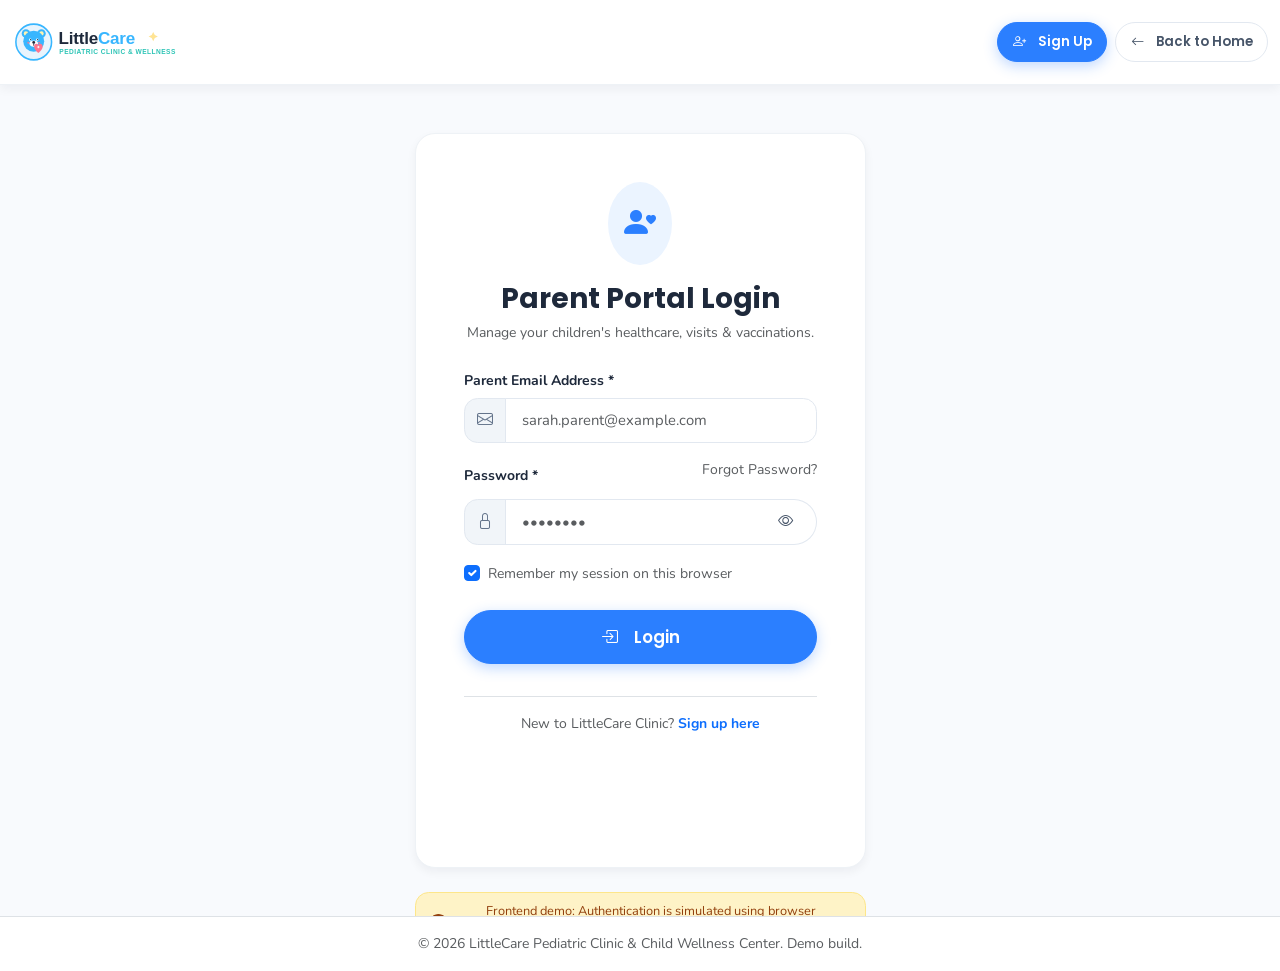
<file: login.html>
<!DOCTYPE html>
<html lang="en">
<head>
  <meta charset="UTF-8">
  <meta name="viewport" content="width=device-width, initial-scale=1.0">
  <title>Parent Portal Login – LittleCare Clinic</title>
  <meta name="description" content="Sign in to LittleCare's Parent Portal to view child growth records, appointment schedules, and immunization charts.">

  <!-- Bootstrap 5 CSS -->
  <link href="https://cdn.jsdelivr.net/npm/bootstrap@5.3.3/dist/css/bootstrap.min.css" rel="stylesheet">
  <!-- Bootstrap Icons -->
  <link href="https://cdn.jsdelivr.net/npm/bootstrap-icons@1.11.3/font/bootstrap-icons.min.css" rel="stylesheet">
  <!-- Custom CSS -->
  <link href="css/style.css" rel="stylesheet">
  <link href="css/responsive.css" rel="stylesheet">
</head>
<body class="bg-page d-flex flex-column min-vh-100">

  <!-- Top Simple Nav -->
  <nav class="navbar navbar-custom py-3">
    <div class="container justify-content-between">
      <a class="navbar-brand" href="index.html">
        <img src="assets/images/logo.svg" alt="LittleCare Clinic Logo">
      </a>
      <div class="d-flex align-items-center gap-2">
        <a href="register.html" class="btn btn-primary btn-sm">
          <i class="bi bi-person-plus me-1"></i> Sign Up
        </a>
        <a href="index.html" class="btn btn-outline-secondary btn-sm">
          <i class="bi bi-arrow-left me-1"></i> Back to Home
        </a>
      </div>
    </div>
  </nav>

  <!-- Login Main Container -->
  <main class="flex-grow-1 d-flex align-items-center py-5">
    <div class="container">
      <div class="row justify-content-center">
        <div class="col-md-8 col-lg-5">
          
          <div class="card-custom p-4 p-md-5">
            <div class="text-center mb-4">
              <div class="d-inline-flex p-3 rounded-circle bg-soft-primary text-primary mb-3" style="user-select: none; -webkit-user-select: none; pointer-events: none;">
                <i class="bi bi-person-heart fs-2" style="user-select: none; -webkit-user-select: none; pointer-events: none;"></i>
              </div>
              <h3 class="fw-bold mb-1">Parent Portal Login</h3>
              <p class="text-muted small">Manage your children's healthcare, visits &amp; vaccinations.</p>
            </div>

            <div id="loginErrorAlert" class="alert alert-danger d-none py-2 px-3 small rounded-3 mb-3"></div>

            <form onsubmit="handleLogin(event)">
              <!-- Email Input -->
              <div class="mb-3">
                <label for="loginEmail" class="form-label">Parent Email Address *</label>
                <div class="input-group">
                  <span class="input-group-text"><i class="bi bi-envelope"></i></span>
                  <input type="email" class="form-control" id="loginEmail" required placeholder="sarah.parent@example.com">
                </div>
              </div>

              <!-- Password Input with show/hide -->
              <div class="mb-3">
                <div class="d-flex justify-content-between align-items-center">
                  <label for="loginPassword" class="form-label">Password *</label>
                  <a href="#" class="small text-muted" data-bs-toggle="modal" data-bs-target="#forgotPasswordModal">Forgot Password?</a>
                </div>
                <div class="input-group">
                  <span class="input-group-text"><i class="bi bi-lock"></i></span>
                  <input type="password" class="form-control border-end-0" id="loginPassword" required placeholder="••••••••">
                  <button type="button" class="btn btn-outline-secondary border-start-0" onclick="togglePasswordVisibility('loginPassword', 'loginEyeIcon')" aria-label="Toggle password view">
                    <i class="bi bi-eye" id="loginEyeIcon"></i>
                  </button>
                </div>
              </div>

              <!-- Remember me -->
              <div class="form-check mb-4">
                <input class="form-check-input" type="checkbox" id="rememberMe" checked>
                <label class="form-check-label text-muted small" for="rememberMe">
                  Remember my session on this browser
                </label>
              </div>

              <!-- Submit button -->
              <button type="submit" class="btn btn-primary btn-lg w-100 mb-3">
                <i class="bi bi-box-arrow-in-right me-2"></i> Login
              </button>
            </form>

            <div class="text-center mt-3 pt-3 border-top">
              <p class="text-muted small mb-0">
                New to LittleCare Clinic? 
                <a href="register.html" class="fw-bold text-primary">Sign up here</a>
              </p>
            </div>
          </div>

          <!-- Demonstration Security & LocalStorage Disclaimer -->
          <div class="demo-disclaimer-pill mt-4 justify-content-center text-center">
            <i class="bi bi-shield-lock-fill"></i>
            <span>Frontend demo: Authentication is simulated using browser LocalStorage. No real passwords or sensitive data are transmitted.</span>
          </div>

        </div>
      </div>
    </div>
  </main>

  <!-- Forgot Password Modal -->
  <div class="modal fade" id="forgotPasswordModal" tabindex="-1" aria-labelledby="forgotPasswordModalLabel" aria-hidden="true">
    <div class="modal-dialog modal-dialog-centered">
      <div class="modal-content border-0 shadow-lg rounded-4 p-3">
        <div class="modal-header border-0 pb-0">
          <h5 class="fw-bold" id="forgotPasswordModalLabel">Reset Your Password</h5>
          <button type="button" class="btn-close" data-bs-dismiss="modal" aria-label="Close"></button>
        </div>
        <div class="modal-body">
          <p class="text-muted small mb-3">
            Enter the email associated with your LittleCare parent account. In this demo, an instant password reset notification will be simulated.
          </p>
          <form onsubmit="handleForgotPassword(event)">
            <div class="mb-3">
              <label for="resetEmail" class="form-label">Email Address *</label>
              <input type="email" class="form-control" id="resetEmail" required placeholder="sarah.parent@example.com">
            </div>
            <div class="d-flex justify-content-end gap-2">
              <button type="button" class="btn btn-outline-secondary btn-sm" data-bs-dismiss="modal">Cancel</button>
              <button type="submit" class="btn btn-primary btn-sm">Send Reset Link</button>
            </div>
          </form>
        </div>
      </div>
    </div>
  </div>

  <!-- Footer -->
  <footer class="py-3 text-center text-muted small border-top bg-white">
    <div class="container">
      © 2026 LittleCare Pediatric Clinic & Child Wellness Center. Demo build.
    </div>
  </footer>

  <script src="https://cdn.jsdelivr.net/npm/bootstrap@5.3.3/dist/js/bootstrap.bundle.min.js"></script>
  <script src="js/main.js"></script>
  <script src="js/auth.js"></script>
  <script>
    // Redirect if already logged in
    document.addEventListener('DOMContentLoaded', () => {
      redirectIfAuth();
    });
  </script>
</body>
</html>
</file>
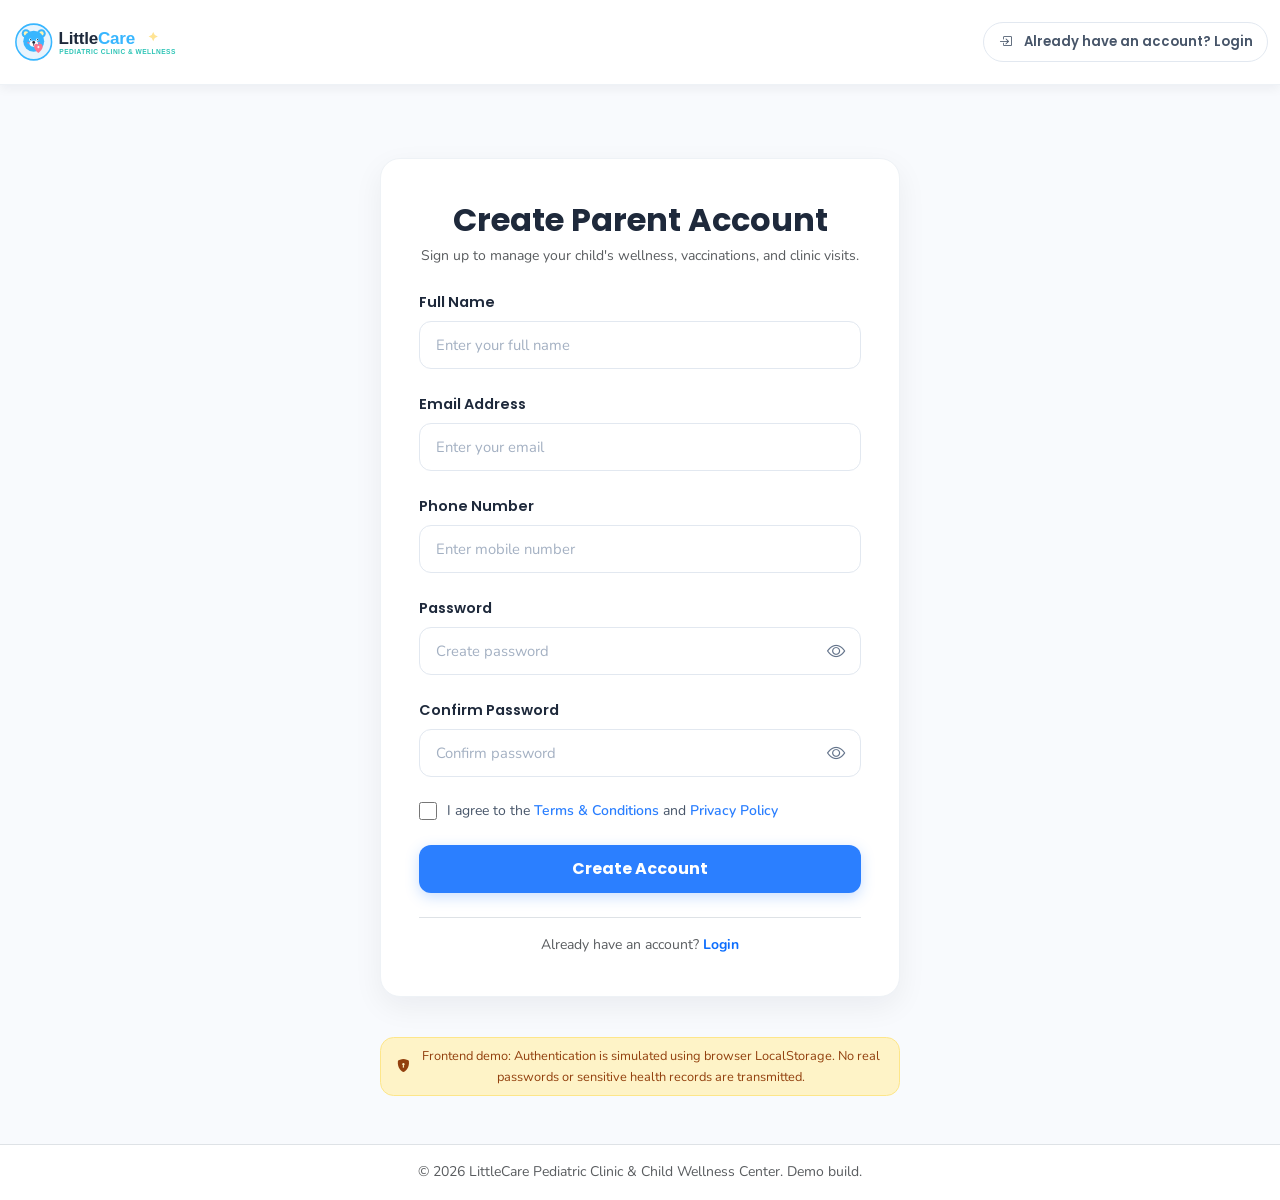
<file: register.html>
<!DOCTYPE html>
<html lang="en">
<head>
  <meta charset="UTF-8">
  <meta name="viewport" content="width=device-width, initial-scale=1.0">
  <title>Parent Sign Up – LittleCare Clinic</title>
  <meta name="description" content="Register your family with LittleCare Pediatric Clinic. Create your parent account to manage pediatric appointments and records.">

  <!-- Bootstrap 5 CSS -->
  <link href="https://cdn.jsdelivr.net/npm/bootstrap@5.3.3/dist/css/bootstrap.min.css" rel="stylesheet">
  <!-- Bootstrap Icons -->
  <link href="https://cdn.jsdelivr.net/npm/bootstrap-icons@1.11.3/font/bootstrap-icons.min.css" rel="stylesheet">
  <!-- Custom CSS -->
  <link href="css/style.css" rel="stylesheet">
  <link href="css/responsive.css" rel="stylesheet">
</head>
<body class="bg-page d-flex flex-column min-vh-100">

  <!-- Top Simple Nav -->
  <nav class="navbar navbar-custom py-3">
    <div class="container justify-content-between">
      <a class="navbar-brand" href="index.html">
        <img src="assets/images/logo.svg" alt="LittleCare Clinic Logo">
      </a>
      <a href="login.html" class="btn btn-outline-secondary btn-sm">
        <i class="bi bi-box-arrow-in-right me-1"></i> Already have an account? Login
      </a>
    </div>
  </nav>

  <!-- Registration Main Container -->
  <main class="flex-grow-1 py-4 py-md-5">
    <div class="container">
      
      <!-- Registration Card Container (matching clean design in Image 1) -->
      <div class="register-card">
        <div class="text-center mb-4">
          <h2 class="fw-bold mb-1">Create Parent Account</h2>
          <p class="text-muted small mb-0">Sign up to manage your child's wellness, vaccinations, and clinic visits.</p>
        </div>

        <!-- Global Error & Success Alerts -->
        <div id="regErrorAlert" class="alert alert-danger d-none py-2 px-3 small rounded-3 mb-4"></div>
        <div id="regSuccessAlert" class="alert alert-success d-none py-3 px-4 rounded-4 mb-4 d-flex align-items-center"></div>

        <form id="registerForm" onsubmit="handleRegister(event)" novalidate>
          
          <!-- 1. Full Name -->
          <div class="reg-field-group">
            <label for="regName" class="reg-field-label">Full Name</label>
            <input type="text" class="reg-field-input" id="regName" placeholder="Enter your full name" required>
            <div class="invalid-feedback d-block text-danger small mt-1" id="regNameFeedback"></div>
          </div>

          <!-- 2. Email Address -->
          <div class="reg-field-group">
            <label for="regEmail" class="reg-field-label">Email Address</label>
            <input type="email" class="reg-field-input" id="regEmail" placeholder="Enter your email" required>
            <div class="invalid-feedback d-block text-danger small mt-1" id="regEmailFeedback"></div>
          </div>

          <!-- 3. Phone Number -->
          <div class="reg-field-group">
            <label for="regPhone" class="reg-field-label">Phone Number</label>
            <input type="tel" class="reg-field-input" id="regPhone" placeholder="Enter mobile number" required>
            <div class="invalid-feedback d-block text-danger small mt-1" id="regPhoneFeedback"></div>
          </div>

          <!-- 4. Password -->
          <div class="reg-field-group">
            <label for="regPassword" class="reg-field-label">Password</label>
            <div class="password-input-wrap">
              <input type="password" class="reg-field-input" id="regPassword" placeholder="Create password" required minlength="6">
              <button type="button" class="btn-password-toggle" onclick="togglePasswordVisibility('regPassword', 'regEyeIcon1')" aria-label="Toggle password view">
                <i class="bi bi-eye" id="regEyeIcon1"></i>
              </button>
            </div>
            <div class="invalid-feedback d-block text-danger small mt-1" id="regPasswordFeedback"></div>
          </div>

          <!-- 5. Confirm Password -->
          <div class="reg-field-group">
            <label for="regConfirmPassword" class="reg-field-label">Confirm Password</label>
            <div class="password-input-wrap">
              <input type="password" class="reg-field-input" id="regConfirmPassword" placeholder="Confirm password" required minlength="6">
              <button type="button" class="btn-password-toggle" onclick="togglePasswordVisibility('regConfirmPassword', 'regEyeIcon2')" aria-label="Toggle confirm password view">
                <i class="bi bi-eye" id="regEyeIcon2"></i>
              </button>
            </div>
            <div class="invalid-feedback d-block text-danger small mt-1" id="regConfirmPasswordFeedback"></div>
          </div>

          <!-- 6. Terms & Conditions Checkbox (Clean row matching Image 1) -->
          <div class="reg-terms-row">
            <input type="checkbox" id="regTerms" required>
            <label for="regTerms">
              I agree to the <a href="#" onclick="event.preventDefault(); alert('LittleCare Demo Terms: This prototype simulates parent portal features. No real medical records are collected.');">Terms &amp; Conditions</a> and <a href="#" onclick="event.preventDefault(); alert('LittleCare Demo Privacy: Sample data is stored locally in your browser storage.');">Privacy Policy</a>
            </label>
          </div>
          <div class="invalid-feedback d-block text-danger small mt-n2 mb-3" id="regTermsFeedback"></div>

          <!-- 7. Create Account Button -->
          <button type="submit" id="regSubmitBtn" class="btn-reg-submit">
            Create Account
          </button>
        </form>

        <!-- Already have an account link -->
        <div class="text-center mt-4 pt-3 border-top">
          <p class="text-muted small mb-0">
            Already have an account? 
            <a href="login.html" class="fw-bold text-primary">Login</a>
          </p>
        </div>
      </div>

      <!-- Demo Disclaimer note -->
      <div class="demo-disclaimer-pill mx-auto mt-4 text-center justify-content-center" style="max-width: 520px;">
        <i class="bi bi-shield-lock-fill"></i>
        <span>Frontend demo: Authentication is simulated using browser LocalStorage. No real passwords or sensitive health records are transmitted.</span>
      </div>

    </div>
  </main>

  <!-- Footer -->
  <footer class="py-3 text-center text-muted small border-top bg-white">
    <div class="container">
      © 2026 LittleCare Pediatric Clinic &amp; Child Wellness Center. Demo build.
    </div>
  </footer>

  <script src="https://cdn.jsdelivr.net/npm/bootstrap@5.3.3/dist/js/bootstrap.bundle.min.js"></script>
  <script src="js/main.js"></script>
  <script src="js/auth.js"></script>
  <script>
    document.addEventListener('DOMContentLoaded', () => {
      redirectIfAuth();

      // Real-time error dismissal as parent types
      const inputs = ['regName', 'regEmail', 'regPhone', 'regPassword', 'regConfirmPassword'];
      inputs.forEach(id => {
        const el = document.getElementById(id);
        const feedback = document.getElementById(id + 'Feedback');
        if (el) {
          el.addEventListener('input', () => {
            el.classList.remove('is-invalid');
            if (feedback) feedback.textContent = '';
          });
        }
      });

      const terms = document.getElementById('regTerms');
      if (terms) {
        terms.addEventListener('change', () => {
          terms.classList.remove('is-invalid');
          const fb = document.getElementById('regTermsFeedback');
          if (fb) fb.textContent = '';
        });
      }
    });
  </script>
</body>
</html>
</file>
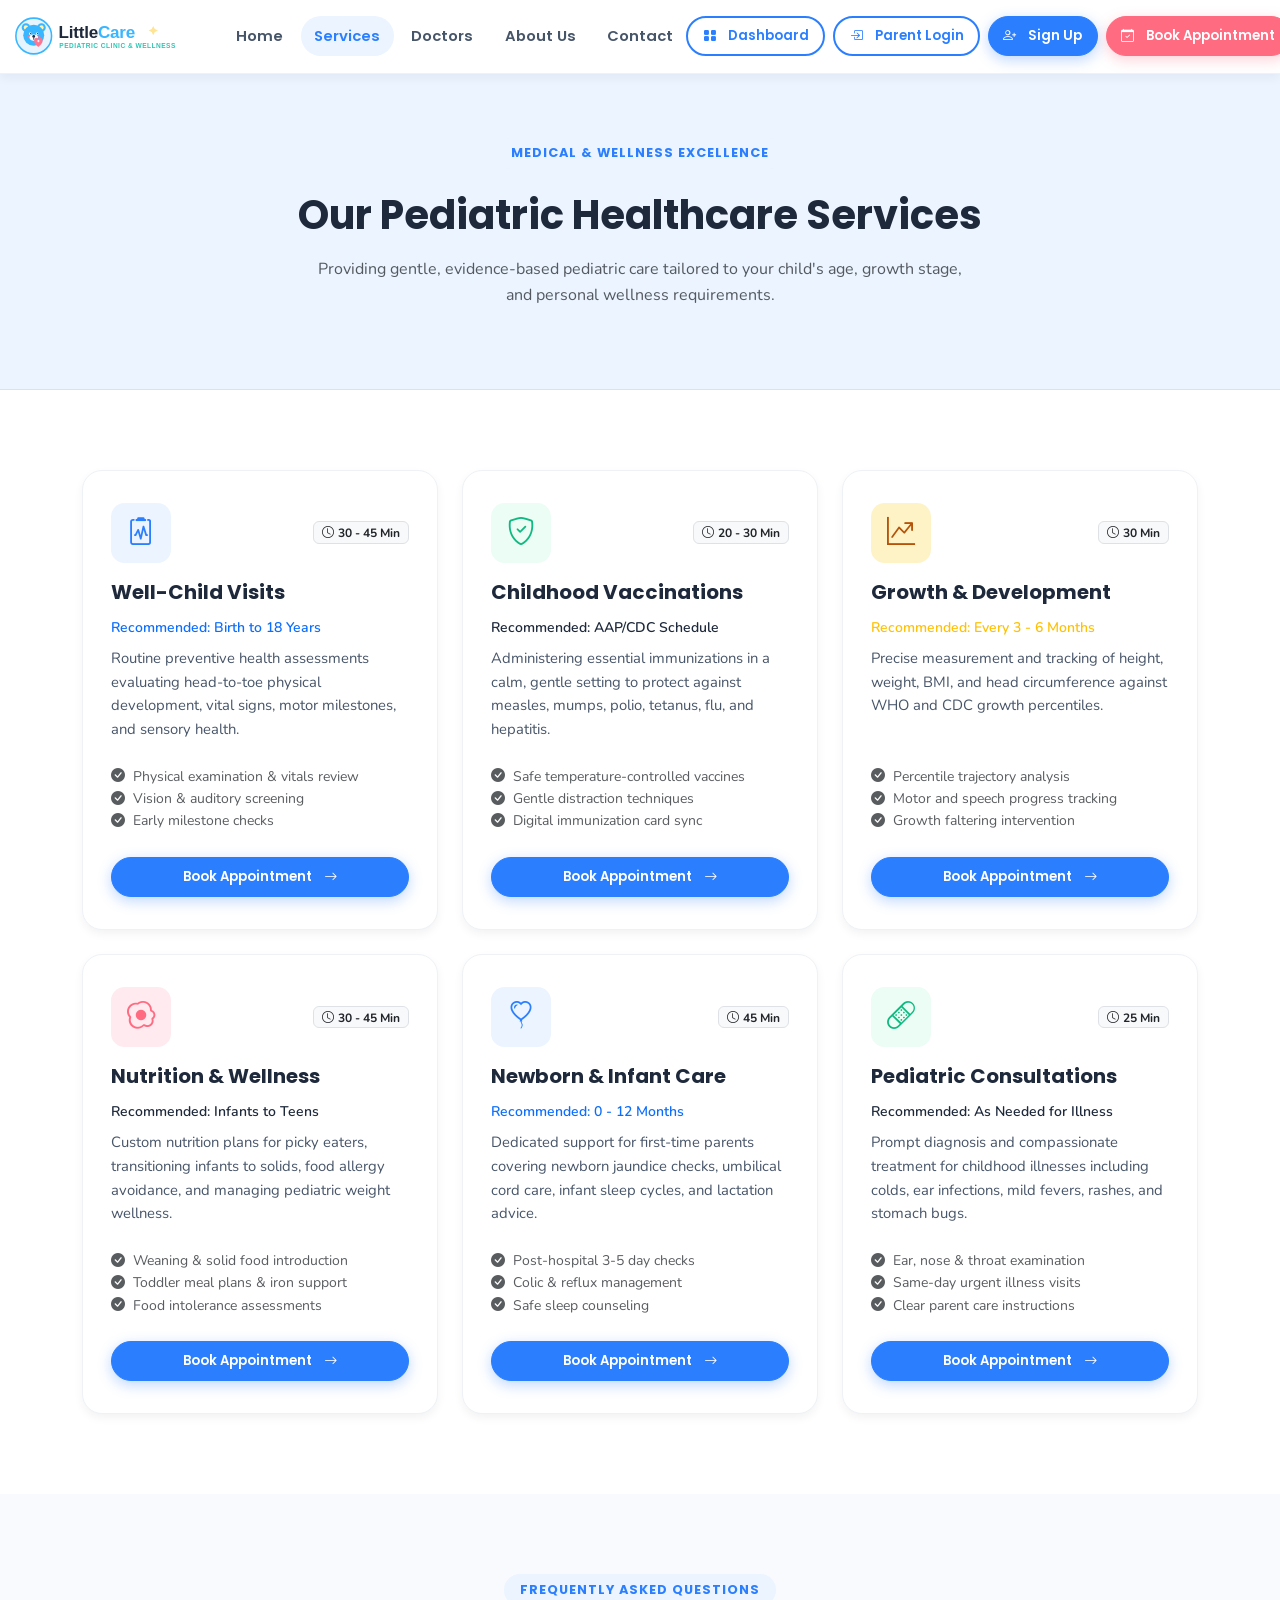
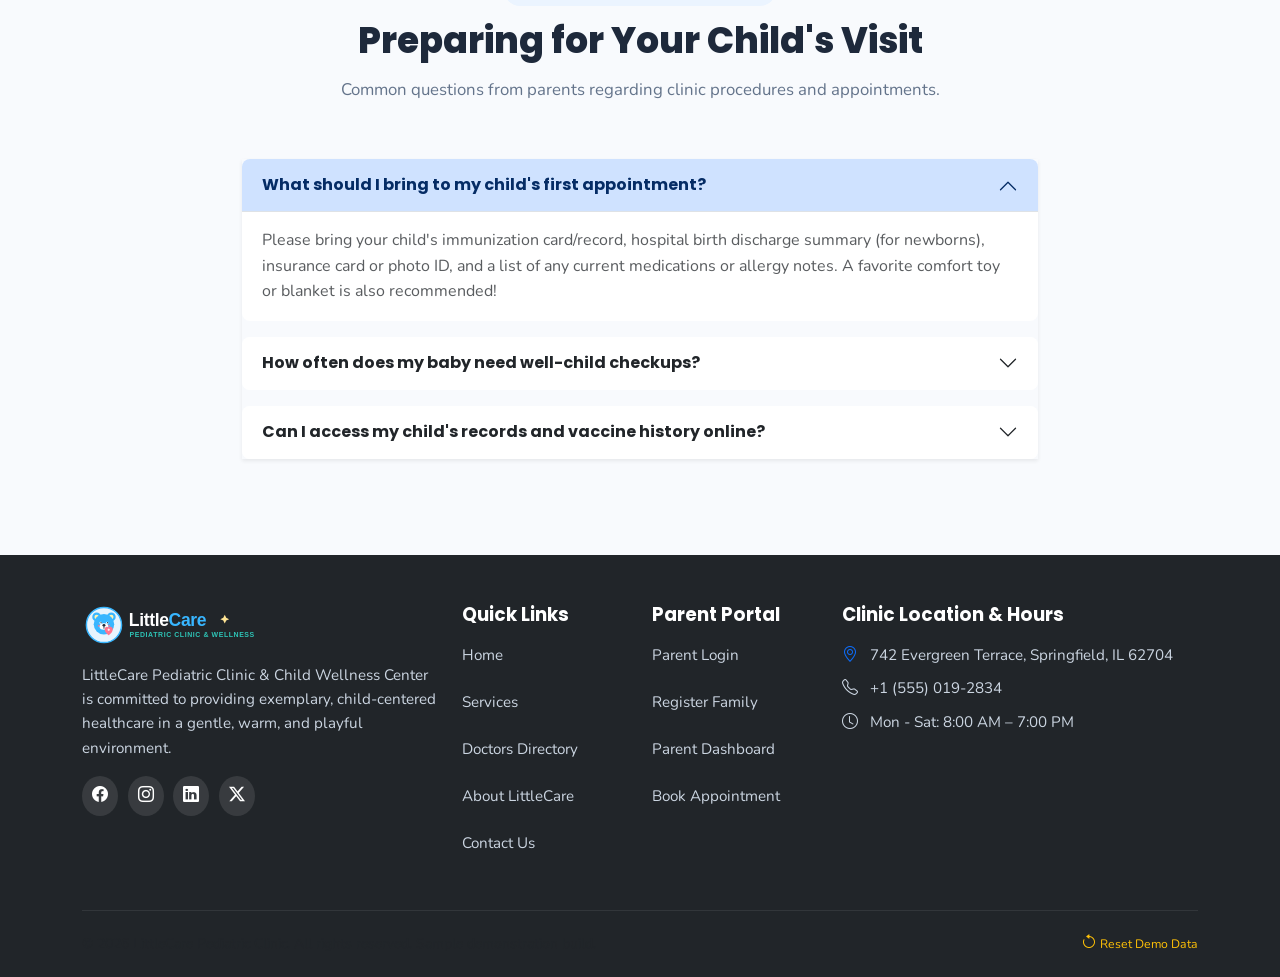
<file: services.html>
<!DOCTYPE html>
<html lang="en">
<head>
  <meta charset="UTF-8">
  <meta name="viewport" content="width=device-width, initial-scale=1.0">
  <title>Our Pediatric Services – LittleCare Clinic</title>
  <meta name="description" content="Explore comprehensive pediatric medical services offered at LittleCare: well-child exams, vaccinations, developmental screening, and nutrition guidance.">

  <!-- Bootstrap 5 CSS -->
  <link href="https://cdn.jsdelivr.net/npm/bootstrap@5.3.3/dist/css/bootstrap.min.css" rel="stylesheet">
  <!-- Bootstrap Icons -->
  <link href="https://cdn.jsdelivr.net/npm/bootstrap-icons@1.11.3/font/bootstrap-icons.min.css" rel="stylesheet">
  <!-- Custom CSS -->
  <link href="css/style.css" rel="stylesheet">
  <link href="css/responsive.css" rel="stylesheet">
</head>
<body>

  <!-- Navigation Bar -->
  <nav class="navbar navbar-expand-lg navbar-custom">
    <div class="container">
      <a class="navbar-brand" href="index.html">
        <img src="assets/images/logo.svg" alt="LittleCare Clinic Logo">
      </a>
      <button class="navbar-toggler border-0 shadow-none" type="button" data-bs-toggle="collapse" data-bs-target="#mainNavbar">
        <span class="navbar-toggler-icon"></span>
      </button>

      <div class="collapse navbar-collapse" id="mainNavbar">
        <ul class="navbar-nav mx-auto mb-2 mb-lg-0">
          <li class="nav-item"><a class="nav-link" href="index.html">Home</a></li>
          <li class="nav-item"><a class="nav-link active" href="services.html">Services</a></li>
          <li class="nav-item"><a class="nav-link" href="doctors.html">Doctors</a></li>
          <li class="nav-item"><a class="nav-link" href="about.html">About Us</a></li>
          <li class="nav-item"><a class="nav-link" href="contact.html">Contact</a></li>
        </ul>
        <div class="navbar-actions">
          <a href="dashboard.html" id="navDashboardBtn" class="btn btn-outline-primary btn-sm">
            <i class="bi bi-grid-fill me-1"></i> Dashboard
          </a>
          <a href="login.html" id="navAuthBtn" class="btn btn-outline-primary btn-sm">
            <i class="bi bi-box-arrow-in-right me-1"></i> Parent Login
          </a>
          <a href="register.html" id="navSignUpBtn" class="btn btn-primary btn-sm">
            <i class="bi bi-person-plus me-1"></i> Sign Up
          </a>
          <a href="appointments.html" class="btn btn-coral btn-sm">
            <i class="bi bi-calendar-check me-1"></i> Book Appointment
          </a>
        </div>
      </div>
    </div>
  </nav>

  <!-- Page Header Banner -->
  <section class="py-5 bg-soft-primary border-bottom">
    <div class="container text-center py-3">
      <span class="section-badge">Medical & Wellness Excellence</span>
      <h1 class="font-heading fw-bold mt-2 mb-3">Our Pediatric Healthcare Services</h1>
      <p class="text-muted mx-auto" style="max-width: 650px;">
        Providing gentle, evidence-based pediatric care tailored to your child's age, growth stage, and personal wellness requirements.
      </p>
    </div>
  </section>

  <!-- Services Grid -->
  <section class="section-padding bg-white">
    <div class="container">
      <div class="row g-4">
        <!-- Service 1: Well-Child Visits -->
        <div class="col-md-6 col-lg-4" id="checkups">
          <div class="card-custom service-card">
            <div class="d-flex align-items-center justify-content-between mb-3">
              <div class="service-icon-box bg-soft-primary text-primary mb-0">
                <i class="bi bi-clipboard2-pulse"></i>
              </div>
              <span class="badge bg-light text-dark border px-2 py-1"><i class="bi bi-clock me-1"></i>30 - 45 Min</span>
            </div>
            <h4 class="fw-bold">Well-Child Visits</h4>
            <span class="text-primary fw-semibold small mb-2 d-block">Recommended: Birth to 18 Years</span>
            <p>
              Routine preventive health assessments evaluating head-to-toe physical development, vital signs, motor milestones, and sensory health.
            </p>
            <ul class="list-unstyled text-muted small mb-4">
              <li><i class="bi bi-check-circle-fill text-mint me-2"></i>Physical examination & vitals review</li>
              <li><i class="bi bi-check-circle-fill text-mint me-2"></i>Vision & auditory screening</li>
              <li><i class="bi bi-check-circle-fill text-mint me-2"></i>Early milestone checks</li>
            </ul>
            <a href="appointments.html" class="btn btn-primary btn-sm mt-auto">
              Book Appointment <i class="bi bi-arrow-right ms-1"></i>
            </a>
          </div>
        </div>

        <!-- Service 2: Childhood Vaccinations -->
        <div class="col-md-6 col-lg-4" id="vaccines">
          <div class="card-custom service-card">
            <div class="d-flex align-items-center justify-content-between mb-3">
              <div class="service-icon-box bg-soft-mint text-mint mb-0">
                <i class="bi bi-shield-check"></i>
              </div>
              <span class="badge bg-light text-dark border px-2 py-1"><i class="bi bi-clock me-1"></i>20 - 30 Min</span>
            </div>
            <h4 class="fw-bold">Childhood Vaccinations</h4>
            <span class="text-mint fw-semibold small mb-2 d-block">Recommended: AAP/CDC Schedule</span>
            <p>
              Administering essential immunizations in a calm, gentle setting to protect against measles, mumps, polio, tetanus, flu, and hepatitis.
            </p>
            <ul class="list-unstyled text-muted small mb-4">
              <li><i class="bi bi-check-circle-fill text-mint me-2"></i>Safe temperature-controlled vaccines</li>
              <li><i class="bi bi-check-circle-fill text-mint me-2"></i>Gentle distraction techniques</li>
              <li><i class="bi bi-check-circle-fill text-mint me-2"></i>Digital immunization card sync</li>
            </ul>
            <a href="appointments.html" class="btn btn-primary btn-sm mt-auto">
              Book Appointment <i class="bi bi-arrow-right ms-1"></i>
            </a>
          </div>
        </div>

        <!-- Service 3: Growth & Development Monitoring -->
        <div class="col-md-6 col-lg-4" id="growth">
          <div class="card-custom service-card">
            <div class="d-flex align-items-center justify-content-between mb-3">
              <div class="service-icon-box bg-soft-yellow text-warning mb-0">
                <i class="bi bi-graph-up-arrow"></i>
              </div>
              <span class="badge bg-light text-dark border px-2 py-1"><i class="bi bi-clock me-1"></i>30 Min</span>
            </div>
            <h4 class="fw-bold">Growth & Development</h4>
            <span class="text-warning fw-semibold small mb-2 d-block">Recommended: Every 3 - 6 Months</span>
            <p>
              Precise measurement and tracking of height, weight, BMI, and head circumference against WHO and CDC growth percentiles.
            </p>
            <ul class="list-unstyled text-muted small mb-4">
              <li><i class="bi bi-check-circle-fill text-mint me-2"></i>Percentile trajectory analysis</li>
              <li><i class="bi bi-check-circle-fill text-mint me-2"></i>Motor and speech progress tracking</li>
              <li><i class="bi bi-check-circle-fill text-mint me-2"></i>Growth faltering intervention</li>
            </ul>
            <a href="appointments.html" class="btn btn-primary btn-sm mt-auto">
              Book Appointment <i class="bi bi-arrow-right ms-1"></i>
            </a>
          </div>
        </div>

        <!-- Service 4: Nutrition & Wellness Guidance -->
        <div class="col-md-6 col-lg-4" id="nutrition">
          <div class="card-custom service-card">
            <div class="d-flex align-items-center justify-content-between mb-3">
              <div class="service-icon-box bg-soft-coral text-coral mb-0">
                <i class="bi bi-egg-fried"></i>
              </div>
              <span class="badge bg-light text-dark border px-2 py-1"><i class="bi bi-clock me-1"></i>30 - 45 Min</span>
            </div>
            <h4 class="fw-bold">Nutrition & Wellness</h4>
            <span class="text-coral fw-semibold small mb-2 d-block">Recommended: Infants to Teens</span>
            <p>
              Custom nutrition plans for picky eaters, transitioning infants to solids, food allergy avoidance, and managing pediatric weight wellness.
            </p>
            <ul class="list-unstyled text-muted small mb-4">
              <li><i class="bi bi-check-circle-fill text-mint me-2"></i>Weaning & solid food introduction</li>
              <li><i class="bi bi-check-circle-fill text-mint me-2"></i>Toddler meal plans & iron support</li>
              <li><i class="bi bi-check-circle-fill text-mint me-2"></i>Food intolerance assessments</li>
            </ul>
            <a href="appointments.html" class="btn btn-primary btn-sm mt-auto">
              Book Appointment <i class="bi bi-arrow-right ms-1"></i>
            </a>
          </div>
        </div>

        <!-- Service 5: Newborn & Infant Care -->
        <div class="col-md-6 col-lg-4" id="newborn">
          <div class="card-custom service-card">
            <div class="d-flex align-items-center justify-content-between mb-3">
              <div class="service-icon-box bg-soft-primary text-primary mb-0">
                <i class="bi bi-balloon-heart"></i>
              </div>
              <span class="badge bg-light text-dark border px-2 py-1"><i class="bi bi-clock me-1"></i>45 Min</span>
            </div>
            <h4 class="fw-bold">Newborn & Infant Care</h4>
            <span class="text-primary fw-semibold small mb-2 d-block">Recommended: 0 - 12 Months</span>
            <p>
              Dedicated support for first-time parents covering newborn jaundice checks, umbilical cord care, infant sleep cycles, and lactation advice.
            </p>
            <ul class="list-unstyled text-muted small mb-4">
              <li><i class="bi bi-check-circle-fill text-mint me-2"></i>Post-hospital 3-5 day checks</li>
              <li><i class="bi bi-check-circle-fill text-mint me-2"></i>Colic & reflux management</li>
              <li><i class="bi bi-check-circle-fill text-mint me-2"></i>Safe sleep counseling</li>
            </ul>
            <a href="appointments.html" class="btn btn-primary btn-sm mt-auto">
              Book Appointment <i class="bi bi-arrow-right ms-1"></i>
            </a>
          </div>
        </div>

        <!-- Service 6: General Consultations -->
        <div class="col-md-6 col-lg-4" id="consults">
          <div class="card-custom service-card">
            <div class="d-flex align-items-center justify-content-between mb-3">
              <div class="service-icon-box bg-soft-mint text-mint mb-0">
                <i class="bi bi-bandaid"></i>
              </div>
              <span class="badge bg-light text-dark border px-2 py-1"><i class="bi bi-clock me-1"></i>25 Min</span>
            </div>
            <h4 class="fw-bold">Pediatric Consultations</h4>
            <span class="text-mint fw-semibold small mb-2 d-block">Recommended: As Needed for Illness</span>
            <p>
              Prompt diagnosis and compassionate treatment for childhood illnesses including colds, ear infections, mild fevers, rashes, and stomach bugs.
            </p>
            <ul class="list-unstyled text-muted small mb-4">
              <li><i class="bi bi-check-circle-fill text-mint me-2"></i>Ear, nose & throat examination</li>
              <li><i class="bi bi-check-circle-fill text-mint me-2"></i>Same-day urgent illness visits</li>
              <li><i class="bi bi-check-circle-fill text-mint me-2"></i>Clear parent care instructions</li>
            </ul>
            <a href="appointments.html" class="btn btn-primary btn-sm mt-auto">
              Book Appointment <i class="bi bi-arrow-right ms-1"></i>
            </a>
          </div>
        </div>
      </div>
    </div>
  </section>

  <!-- Clinic Visit FAQ Section -->
  <section class="section-padding bg-page">
    <div class="container" style="max-width: 820px;">
      <div class="section-header">
        <span class="section-badge">Frequently Asked Questions</span>
        <h2 class="section-title">Preparing for Your Child's Visit</h2>
        <p class="section-subtitle">Common questions from parents regarding clinic procedures and appointments.</p>
      </div>

      <div class="accordion accordion-custom shadow-sm" id="servicesFaq">
        <div class="accordion-item border-0 mb-3 rounded-3 overflow-hidden">
          <h2 class="accordion-header" id="faqHeadingOne">
            <button class="accordion-button fw-bold" type="button" data-bs-toggle="collapse" data-bs-target="#faqCollapseOne">
              What should I bring to my child's first appointment?
            </button>
          </h2>
          <div id="faqCollapseOne" class="accordion-collapse collapse show" data-bs-parent="#servicesFaq">
            <div class="accordion-body text-muted">
              Please bring your child's immunization card/record, hospital birth discharge summary (for newborns), insurance card or photo ID, and a list of any current medications or allergy notes. A favorite comfort toy or blanket is also recommended!
            </div>
          </div>
        </div>

        <div class="accordion-item border-0 mb-3 rounded-3 overflow-hidden">
          <h2 class="accordion-header" id="faqHeadingTwo">
            <button class="accordion-button collapsed fw-bold" type="button" data-bs-toggle="collapse" data-bs-target="#faqCollapseTwo">
              How often does my baby need well-child checkups?
            </button>
          </h2>
          <div id="faqCollapseTwo" class="accordion-collapse collapse" data-bs-parent="#servicesFaq">
            <div class="accordion-body text-muted">
              According to American Academy of Pediatrics (AAP) standards, routine visits occur at 3-5 days after birth, 1 month, 2 months, 4 months, 6 months, 9 months, 12 months, 15 months, 18 months, 24 months, 30 months, and annually starting from age 3.
            </div>
          </div>
        </div>

        <div class="accordion-item border-0 mb-3 rounded-3 overflow-hidden">
          <h2 class="accordion-header" id="faqHeadingThree">
            <button class="accordion-button collapsed fw-bold" type="button" data-bs-toggle="collapse" data-bs-target="#faqCollapseThree">
              Can I access my child's records and vaccine history online?
            </button>
          </h2>
          <div id="faqCollapseThree" class="accordion-collapse collapse" data-bs-parent="#servicesFaq">
            <div class="accordion-body text-muted">
              Yes! Through our LittleCare Parent Portal, registered parents can view upcoming and completed immunizations, monitor height and weight growth charts, and view appointment histories at any time.
            </div>
          </div>
        </div>
      </div>
    </div>
  </section>

  <!-- Footer -->
  <footer class="footer-main">
    <div class="container">
      <div class="row g-4">
        <div class="col-lg-4">
          <a href="index.html" class="d-inline-block mb-3" aria-label="LittleCare Home">
            <img src="assets/images/logo-footer.svg" alt="LittleCare Logo" style="height: 44px;">
          </a>
          <p class="footer-desc">
            LittleCare Pediatric Clinic & Child Wellness Center is committed to providing exemplary, child-centered healthcare in a gentle, warm, and playful environment.
          </p>
          <div class="footer-social-links">
            <a href="https://facebook.com" target="_blank" rel="noopener" class="footer-social-btn" aria-label="Facebook">
              <i class="bi bi-facebook"></i>
            </a>
            <a href="https://instagram.com" target="_blank" rel="noopener" class="footer-social-btn" aria-label="Instagram">
              <i class="bi bi-instagram"></i>
            </a>
            <a href="https://linkedin.com" target="_blank" rel="noopener" class="footer-social-btn" aria-label="LinkedIn">
              <i class="bi bi-linkedin"></i>
            </a>
            <a href="https://twitter.com" target="_blank" rel="noopener" class="footer-social-btn" aria-label="X (formerly Twitter)">
              <i class="bi bi-twitter-x"></i>
            </a>
          </div>
        </div>
        <div class="col-6 col-lg-2">
          <h5>Quick Links</h5>
          <ul class="footer-links">
            <li><a href="index.html">Home</a></li>
            <li><a href="services.html">Services</a></li>
            <li><a href="doctors.html">Doctors Directory</a></li>
            <li><a href="about.html">About LittleCare</a></li>
            <li><a href="contact.html">Contact Us</a></li>
          </ul>
        </div>
        <div class="col-6 col-lg-2">
          <h5>Parent Portal</h5>
          <ul class="footer-links">
            <li><a href="login.html">Parent Login</a></li>
            <li><a href="register.html">Register Family</a></li>
            <li><a href="dashboard.html">Parent Dashboard</a></li>
            <li><a href="appointments.html">Book Appointment</a></li>
          </ul>
        </div>
        <div class="col-lg-4">
          <h5>Clinic Location & Hours</h5>
          <p class="mb-2"><i class="bi bi-geo-alt me-2 text-primary"></i> 742 Evergreen Terrace, Springfield, IL 62704</p>
          <p class="mb-2"><i class="bi bi-telephone me-2 text-mint"></i> +1 (555) 019-2834</p>
          <p class="mb-0"><i class="bi bi-clock me-2 text-coral"></i> Mon - Sat: 8:00 AM – 7:00 PM</p>
        </div>
      </div>
      <div class="footer-bottom d-flex flex-wrap align-items-center justify-content-between">
        <p class="mb-0 text-muted">© 2026 LittleCare Pediatric Clinic. All rights reserved. Sample demonstration build.</p>
        <div>
          <a href="#" onclick="resetDemoData(); return false;" class="text-warning small"><i class="bi bi-arrow-counterclockwise"></i> Reset Demo Data</a>
        </div>
      </div>
    </div>
  </footer>

  <button id="backToTopBtn" class="btn-back-to-top" title="Back to top" aria-label="Back to top"><i class="bi bi-arrow-up"></i></button>

  <script src="https://cdn.jsdelivr.net/npm/bootstrap@5.3.3/dist/js/bootstrap.bundle.min.js"></script>
  <script src="js/main.js"></script>
</body>
</html>
</file>
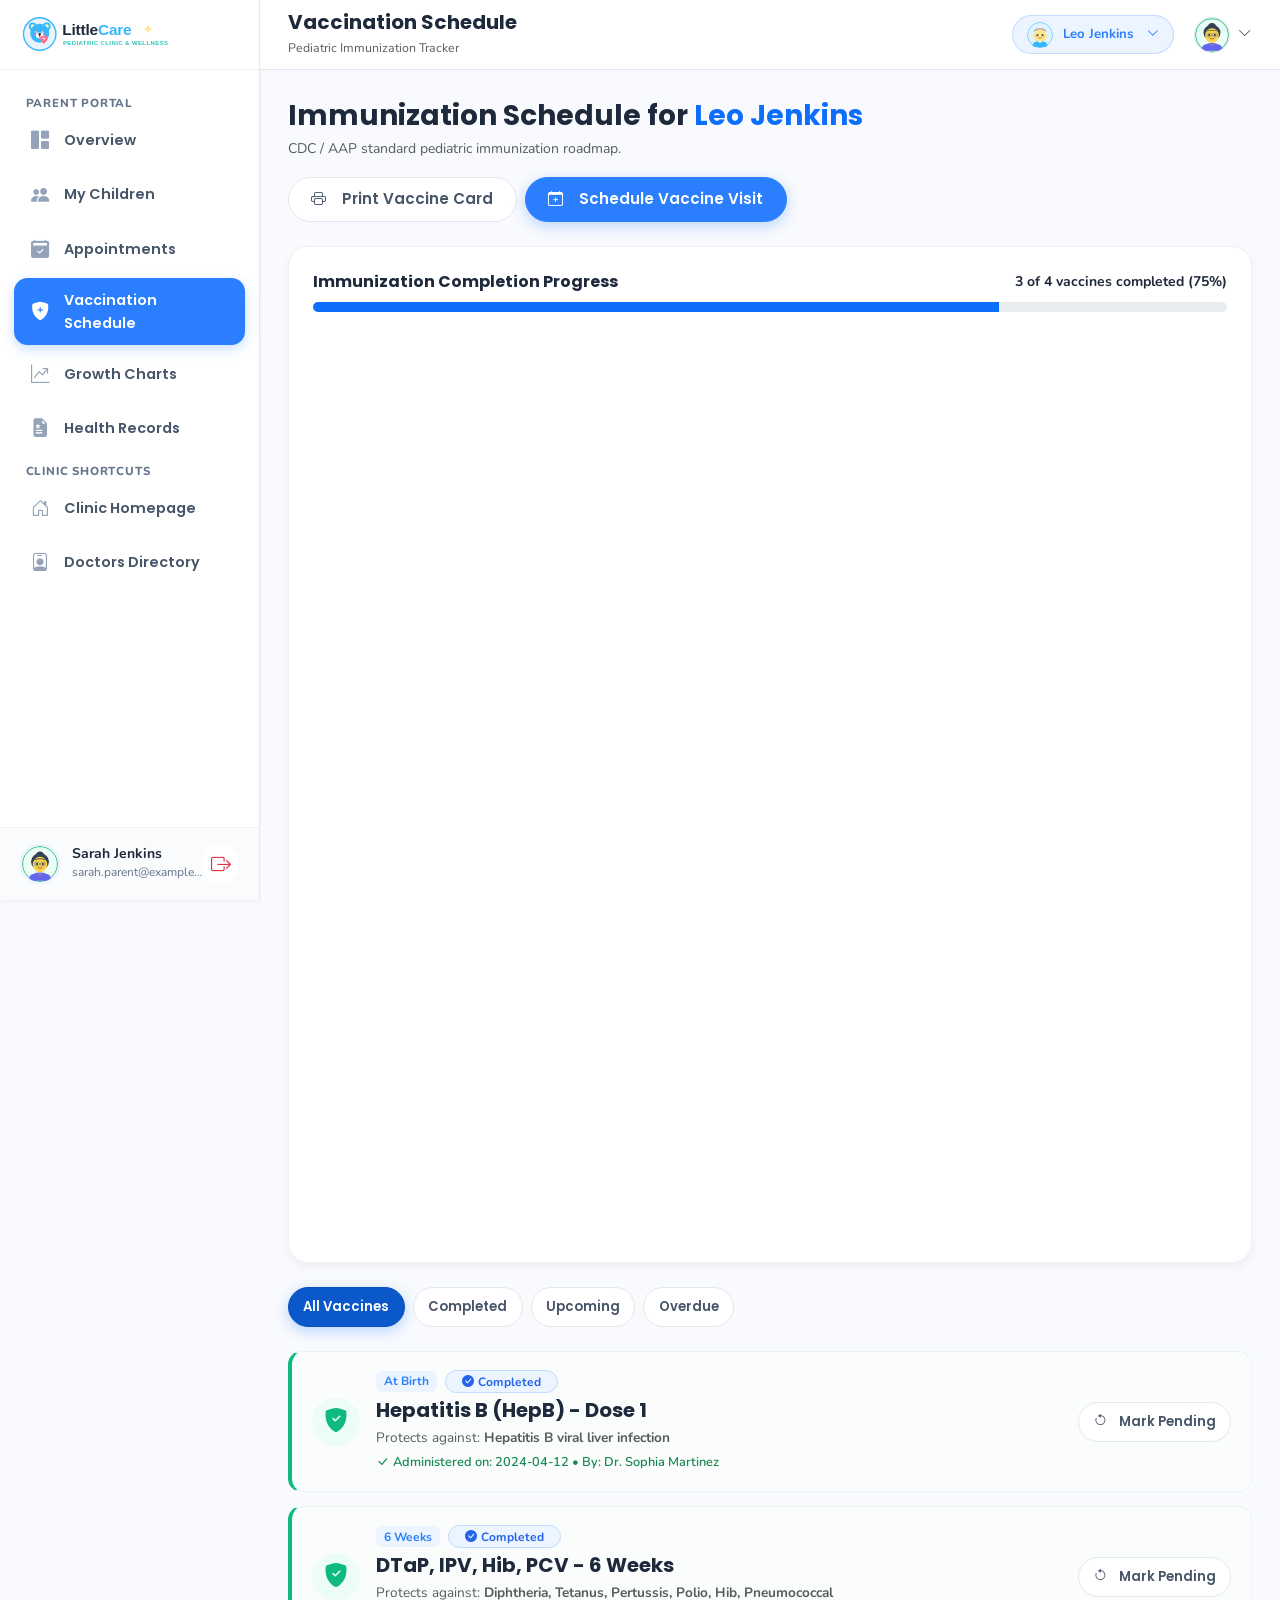
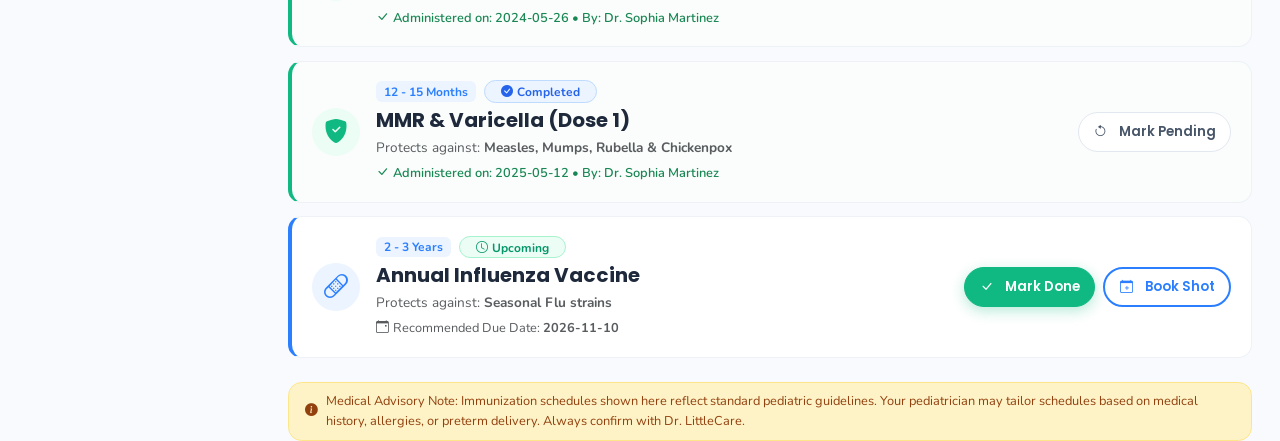
<file: vaccinations.html>
<!DOCTYPE html>
<html lang="en">
<head>
  <meta charset="UTF-8">
  <meta name="viewport" content="width=device-width, initial-scale=1.0">
  <title>Vaccination Schedule – LittleCare Parent Dashboard</title>
  <meta name="description" content="Track your child's immunization milestones, mark vaccines completed, and monitor upcoming shots.">

  <!-- Bootstrap 5 CSS -->
  <link href="https://cdn.jsdelivr.net/npm/bootstrap@5.3.3/dist/css/bootstrap.min.css" rel="stylesheet">
  <!-- Bootstrap Icons -->
  <link href="https://cdn.jsdelivr.net/npm/bootstrap-icons@1.11.3/font/bootstrap-icons.min.css" rel="stylesheet">
  <!-- Custom CSS -->
  <link href="css/style.css" rel="stylesheet">
  <link href="css/dashboard.css" rel="stylesheet">
  <link href="css/responsive.css" rel="stylesheet">
</head>
<body class="dashboard-body">

  <div class="dashboard-wrapper">
    <!-- Mobile Sidebar Backdrop -->
    <div id="sidebarBackdrop" class="sidebar-backdrop"></div>

    <!-- Sidebar Navigation -->
    <aside id="dashboardSidebar" class="sidebar">
      <div class="sidebar-header">
        <a class="sidebar-brand" href="dashboard.html">
          <img src="assets/images/logo.svg" alt="LittleCare Logo">
        </a>
      </div>

      <div class="sidebar-body">
        <span class="sidebar-section-title">Parent Portal</span>
        <ul class="sidebar-nav">
          <li class="nav-item"><a href="dashboard.html" class="nav-link"><i class="bi bi-grid-1x2-fill"></i> Overview</a></li>
          <li class="nav-item"><a href="children.html" class="nav-link"><i class="bi bi-people-fill"></i> My Children</a></li>
          <li class="nav-item"><a href="appointments.html" class="nav-link"><i class="bi bi-calendar2-check-fill"></i> Appointments</a></li>
          <li class="nav-item"><a href="vaccinations.html" class="nav-link active"><i class="bi bi-shield-fill-plus"></i> Vaccination Schedule</a></li>
          <li class="nav-item"><a href="growth-charts.html" class="nav-link"><i class="bi bi-graph-up-arrow"></i> Growth Charts</a></li>
          <li class="nav-item"><a href="health-records.html" class="nav-link"><i class="bi bi-file-earmark-medical-fill"></i> Health Records</a></li>
        </ul>

        <span class="sidebar-section-title mt-4">Clinic Shortcuts</span>
        <ul class="sidebar-nav">
          <li class="nav-item"><a href="index.html" class="nav-link"><i class="bi bi-house-door"></i> Clinic Homepage</a></li>
          <li class="nav-item"><a href="doctors.html" class="nav-link"><i class="bi bi-person-badge"></i> Doctors Directory</a></li>
        </ul>
      </div>

      <!-- User Mini Profile Footer -->
      <div class="sidebar-footer">
        <div class="d-flex align-items-center justify-content-between">
          <div class="user-mini-card">
            <img id="sidebarUserAvatar" src="assets/images/parent-avatar.svg" class="user-mini-avatar" alt="Parent Avatar">
            <div class="overflow-hidden">
              <p id="sidebarUserName" class="user-mini-name text-truncate">Sarah Jenkins</p>
              <p id="sidebarUserEmail" class="user-mini-role text-truncate">sarah.parent@example.com</p>
            </div>
          </div>
          <button class="btn btn-sm btn-outline-secondary p-1 px-2 border-0" onclick="handleLogout()" title="Sign Out">
            <i class="bi bi-box-arrow-right fs-5 text-danger"></i>
          </button>
        </div>
      </div>
    </aside>

    <!-- Main Content Area -->
    <div class="main-content">
      
      <!-- Topbar -->
      <header class="topbar">
        <div class="topbar-left">
          <button id="sidebarToggleBtn" class="sidebar-toggle-btn" aria-label="Toggle Sidebar Navigation">
            <i class="bi bi-list"></i>
          </button>
          <div class="d-none d-sm-block">
            <h5 class="fw-bold mb-0">Vaccination Schedule</h5>
            <small class="text-muted" style="font-size: 0.775rem;">Pediatric Immunization Tracker</small>
          </div>
        </div>

        <div class="topbar-right">
          <div id="topbarChildSwitcher"></div>
          <div class="dropdown">
            <div class="d-flex align-items-center gap-2 cursor-pointer" data-bs-toggle="dropdown" aria-expanded="false" role="button">
              <img id="topbarUserAvatar" src="assets/images/parent-avatar.svg" class="rounded-circle border" width="36" height="36" alt="Parent Avatar">
              <i class="bi bi-chevron-down text-muted small"></i>
            </div>
            <ul class="dropdown-menu dropdown-menu-end shadow-md border-0 p-2" style="border-radius: 1rem;">
              <li><a class="dropdown-item py-2" href="dashboard.html"><i class="bi bi-grid-fill me-2"></i>Dashboard</a></li>
              <li><hr class="dropdown-divider"></li>
              <li><a class="dropdown-item py-2 text-danger" href="#" onclick="handleLogout(); return false;"><i class="bi bi-box-arrow-right me-2"></i>Sign Out</a></li>
            </ul>
          </div>
        </div>
      </header>

      <!-- Dashboard Content Body -->
      <main class="dashboard-content">
        
        <div class="d-flex flex-wrap align-items-center justify-content-between gap-3 mb-4">
          <div>
            <h3 class="fw-bold mb-1">
              Immunization Schedule for <span class="text-primary" id="vaccineActiveChildName">Selected Child</span>
            </h3>
            <p class="text-muted mb-0 small">
              CDC / AAP standard pediatric immunization roadmap.
            </p>
          </div>
          <div class="d-flex gap-2">
            <button class="btn btn-outline-secondary" onclick="printImmunizationRecord()">
              <i class="bi bi-printer me-2"></i> Print Vaccine Card
            </button>
            <a href="appointments.html" class="btn btn-primary">
              <i class="bi bi-calendar-plus me-2"></i> Schedule Vaccine Visit
            </a>
          </div>
        </div>

        <!-- Progress Card -->
        <div class="card-custom p-4 mb-4">
          <div class="d-flex flex-wrap align-items-center justify-content-between gap-2 mb-2">
            <h6 class="fw-bold mb-0">Immunization Completion Progress</h6>
            <span class="fw-bold text-mint small" id="vaccineProgressText">Loading...</span>
          </div>
          <div class="progress" style="height: 10px; border-radius: 9999px;">
            <div id="vaccineProgressBar" class="progress-bar bg-mint" role="progressbar" style="width: 0%;" aria-valuenow="0" aria-valuemin="0" aria-valuemax="100"></div>
          </div>
        </div>

        <!-- Filter Pills -->
        <div class="d-flex flex-wrap gap-2 mb-4">
          <button class="btn btn-sm btn-primary vac-filter-btn active" onclick="setVaccineFilter('All', event)">All Vaccines</button>
          <button class="btn btn-sm btn-outline-secondary vac-filter-btn" onclick="setVaccineFilter('Completed', event)">Completed</button>
          <button class="btn btn-sm btn-outline-secondary vac-filter-btn" onclick="setVaccineFilter('Upcoming', event)">Upcoming</button>
          <button class="btn btn-sm btn-outline-secondary vac-filter-btn" onclick="setVaccineFilter('Overdue', event)">Overdue</button>
        </div>

        <!-- Vaccine Items Container -->
        <div id="vaccineListContainer">
          <!-- Injected dynamically via vaccinations.js -->
        </div>

        <!-- Clinical Disclaimer Note -->
        <div class="demo-disclaimer-pill mt-4">
          <i class="bi bi-info-circle-fill"></i>
          <span>Medical Advisory Note: Immunization schedules shown here reflect standard pediatric guidelines. Your pediatrician may tailor schedules based on medical history, allergies, or preterm delivery. Always confirm with Dr. LittleCare.</span>
        </div>

      </main>
    </div>
  </div>

  <!-- Modal: Mark Administered -->
  <div class="modal fade" id="markVaccineModal" tabindex="-1" aria-labelledby="markVacModalLabel" aria-hidden="true">
    <div class="modal-dialog modal-dialog-centered">
      <div class="modal-content border-0 shadow-lg rounded-4 p-3">
        <div class="modal-header border-0 pb-0">
          <h4 class="fw-bold" id="markVacModalLabel">Record Vaccine Administration</h4>
          <button type="button" class="btn-close" data-bs-dismiss="modal" aria-label="Close"></button>
        </div>
        <div class="modal-body">
          <p class="text-muted small">
            Confirm that <strong id="markVacName" class="text-dark">Vaccine</strong> has been administered to your child.
          </p>
          <form id="markVaccineForm">
            <input type="hidden" id="markVacId">

            <div class="mb-3">
              <label for="markVacDate" class="form-label">Date Administered *</label>
              <input type="date" class="form-control" id="markVacDate" required>
            </div>

            <div class="mb-3">
              <label for="markVacDoctor" class="form-label">Administering Pediatrician / Clinic</label>
              <input type="text" class="form-control" id="markVacDoctor" value="Dr. Sophia Martinez" required>
            </div>

            <div class="d-flex justify-content-end gap-2 mt-4">
              <button type="button" class="btn btn-outline-secondary btn-sm" data-bs-dismiss="modal">Cancel</button>
              <button type="submit" class="btn btn-primary btn-sm">Save Immunization Record</button>
            </div>
          </form>
        </div>
      </div>
    </div>
  </div>

  <script src="https://cdn.jsdelivr.net/npm/bootstrap@5.3.3/dist/js/bootstrap.bundle.min.js"></script>
  <script src="js/main.js"></script>
  <script src="js/auth.js"></script>
  <script src="js/dashboard.js"></script>
  <script src="js/vaccinations.js"></script>
</body>
</html>
</file>
<file: css/style.css>
/* ==========================================================================
   LittleCare Pediatric Clinic & Child Wellness Center
   Main Design System & Global Styles
   ========================================================================== */

@import url('https://fonts.googleapis.com/css2?family=Nunito:wght@400;500;600;700;800&family=Poppins:wght@500;600;700;800&display=swap');

:root {
  /* Primary Soft Sky Blue */
  --primary: #2B7FFF;
  --primary-rgb: 43, 127, 255;
  --primary-hover: #1A6AE8;
  --primary-light: #EBF4FF;
  --primary-soft: #F0F7FF;

  /* Mint Green (Health & Wellness) */
  --mint: #10B981;
  --mint-rgb: 16, 185, 129;
  --mint-hover: #059669;
  --mint-light: #ECFDF5;

  /* Pastel Yellow & Amber */
  --yellow: #F59E0B;
  --yellow-soft: #FEF3C7;
  --yellow-light: #FFFBEB;

  /* Coral & Peach (Gentle Accent) */
  --coral: #FF6B81;
  --coral-hover: #FA526B;
  --coral-soft: #FFEAEF;
  --coral-light: #FFF1F3;

  /* Neutral & Layout */
  --dark: #0F172A;
  --text-main: #1E293B;
  --text-secondary: #475569;
  --text-muted: #64748B;
  --bg-page: #F8FAFD;
  --bg-white: #FFFFFF;
  --bg-alt: #F1F5F9;
  --border-color: #E2E8F0;
  --border-light: #EEF2F6;

  /* Typography */
  --font-heading: 'Poppins', -apple-system, BlinkMacSystemFont, sans-serif;
  --font-body: 'Nunito', -apple-system, BlinkMacSystemFont, sans-serif;

  /* Radius & Shadows */
  --radius-sm: 0.5rem;
  --radius-md: 0.85rem;
  --radius-lg: 1.25rem;
  --radius-xl: 1.75rem;
  --radius-pill: 9999px;

  --shadow-xs: 0 2px 4px rgba(15, 23, 42, 0.04);
  --shadow-sm: 0 4px 10px rgba(15, 23, 42, 0.05);
  --shadow-md: 0 10px 25px rgba(43, 127, 255, 0.08);
  --shadow-lg: 0 16px 36px rgba(15, 23, 42, 0.09);
  --shadow-hover: 0 20px 40px rgba(43, 127, 255, 0.14);
  
  --transition: all 0.25s cubic-bezier(0.16, 1, 0.3, 1);
}

/* Base Reset & Typography */
*, *::before, *::after {
  box-sizing: border-box;
}

/* Remove unwanted blinking caret cursor from all non-input elements across all pages */
*:not(input):not(textarea):not([contenteditable="true"]) {
  caret-color: transparent !important;
}

input, textarea, [contenteditable="true"] {
  caret-color: var(--primary) !important;
}

a, button, img, svg, i, .btn, .badge, .navbar, .nav-link, .card-custom, .doctor-card, .service-card {
  -webkit-user-select: none;
  user-select: none;
}

html {
  scroll-behavior: smooth;
}

body {
  font-family: var(--font-body);
  color: var(--text-main);
  background-color: var(--bg-page);
  line-height: 1.6;
  font-size: 1rem;
  overflow-x: hidden;
  -webkit-font-smoothing: antialiased;
}

h1, h2, h3, h4, h5, h6 {
  font-family: var(--font-heading);
  color: var(--text-main);
  font-weight: 700;
  line-height: 1.3;
}

p {
  color: var(--text-secondary);
  margin-bottom: 1rem;
}

a {
  color: var(--primary);
  text-decoration: none;
  transition: var(--transition);
}

a:hover {
  color: var(--primary-hover);
}

img {
  max-width: 100%;
  height: auto;
}

/* ==========================================================================
   Custom Utility Classes & Badges
   ========================================================================== */
.font-heading {
  font-family: var(--font-heading) !important;
}

.text-gradient-primary {
  background: linear-gradient(135deg, var(--primary) 0%, #00B4D8 100%);
  -webkit-background-clip: text;
  -webkit-text-fill-color: transparent;
}

.text-gradient-coral {
  background: linear-gradient(135deg, var(--coral) 0%, #FF9A76 100%);
  -webkit-background-clip: text;
  -webkit-text-fill-color: transparent;
}

.bg-soft-primary { background-color: var(--primary-light) !important; color: var(--primary) !important; }
.bg-soft-mint { background-color: var(--mint-light) !important; color: var(--mint) !important; }
.bg-soft-yellow { background-color: var(--yellow-soft) !important; color: #B45309 !important; }
.bg-soft-coral { background-color: var(--coral-soft) !important; color: var(--coral) !important; }

.badge-soft {
  padding: 0.4rem 0.85rem;
  border-radius: var(--radius-pill);
  font-weight: 700;
  font-size: 0.8rem;
  display: inline-flex;
  align-items: center;
  gap: 0.35rem;
}

/* Prevent text caret selection cursor on icons */
.bi, [class^="bi-"], [class*=" bi-"] {
  user-select: none;
  -webkit-user-select: none;
}

/* ==========================================================================
   Button System
   ========================================================================== */
.btn {
  font-family: var(--font-heading);
  font-weight: 600;
  border-radius: var(--radius-pill);
  padding: 0.65rem 1.4rem;
  font-size: 0.95rem;
  transition: var(--transition);
  display: inline-flex;
  align-items: center;
  justify-content: center;
  gap: 0.5rem;
}

.btn-lg {
  padding: 0.85rem 1.85rem;
  font-size: 1.05rem;
  border-radius: var(--radius-pill);
}

.btn-sm {
  padding: 0.4rem 0.9rem;
  font-size: 0.825rem;
  border-radius: var(--radius-pill);
}

.btn-primary {
  background-color: var(--primary);
  border-color: var(--primary);
  color: #fff;
  box-shadow: 0 4px 14px rgba(43, 127, 255, 0.3);
}

.btn-primary:hover, .btn-primary:focus {
  background-color: var(--primary-hover);
  border-color: var(--primary-hover);
  color: #fff;
  transform: translateY(-2px);
  box-shadow: 0 6px 20px rgba(43, 127, 255, 0.4);
}

.btn-mint {
  background-color: var(--mint);
  border-color: var(--mint);
  color: #fff;
  box-shadow: 0 4px 14px rgba(16, 185, 129, 0.3);
}

.btn-mint:hover, .btn-mint:focus {
  background-color: var(--mint-hover);
  border-color: var(--mint-hover);
  color: #fff;
  transform: translateY(-2px);
  box-shadow: 0 6px 20px rgba(16, 185, 129, 0.4);
}

.btn-coral {
  background-color: var(--coral);
  border-color: var(--coral);
  color: #fff;
  box-shadow: 0 4px 14px rgba(255, 107, 129, 0.3);
}

.btn-coral:hover, .btn-coral:focus {
  background-color: var(--coral-hover);
  border-color: var(--coral-hover);
  color: #fff;
  transform: translateY(-2px);
  box-shadow: 0 6px 20px rgba(255, 107, 129, 0.4);
}

.btn-outline-primary {
  color: var(--primary);
  border: 2px solid var(--primary);
  background-color: transparent;
}

.btn-outline-primary:hover {
  background-color: var(--primary);
  color: #fff;
  border-color: var(--primary);
  transform: translateY(-2px);
}

.btn-outline-secondary {
  color: var(--text-secondary);
  border: 1.5px solid var(--border-color);
  background-color: #fff;
}

.btn-outline-secondary:hover {
  background-color: var(--bg-alt);
  color: var(--text-main);
  border-color: #CBD5E1;
}

/* ==========================================================================
   Top Header Bar & Emergency Notice
   ========================================================================== */
.top-contact-bar {
  background-color: #0F172A;
  color: #E2E8F0;
  font-size: 0.825rem;
  padding: 0.45rem 0;
  border-bottom: 1px solid rgba(255, 255, 255, 0.08);
}

.top-contact-bar a {
  color: #CBD5E1;
}

.top-contact-bar a:hover {
  color: #38B6FF;
}

.emergency-pill {
  background-color: rgba(255, 107, 129, 0.2);
  color: #FF8FA3;
  padding: 0.15rem 0.6rem;
  border-radius: var(--radius-pill);
  font-weight: 700;
  font-size: 0.75rem;
  display: inline-flex;
  align-items: center;
  gap: 0.35rem;
}

/* ==========================================================================
   Navbar
   ========================================================================== */
.navbar-custom {
  background-color: rgba(255, 255, 255, 0.98);
  backdrop-filter: blur(12px);
  -webkit-backdrop-filter: blur(12px);
  padding: 0.65rem 0;
  box-shadow: var(--shadow-sm);
  position: sticky;
  top: 0;
  z-index: 1030;
  border-bottom: 1px solid var(--border-light);
  transition: var(--transition);
}

.navbar-brand {
  display: flex;
  align-items: center;
  flex-shrink: 0;
}

.navbar-brand img {
  height: 42px;
}

.navbar-custom .navbar-nav {
  align-items: center;
  gap: 0.25rem;
}

.navbar-custom .nav-link {
  font-family: var(--font-heading);
  font-weight: 600;
  font-size: 0.925rem;
  color: var(--text-secondary);
  padding: 0.45rem 0.85rem !important;
  border-radius: var(--radius-pill);
  transition: var(--transition);
  white-space: nowrap !important;
}

.navbar-custom .nav-link:hover,
.navbar-custom .nav-link.active {
  color: var(--primary);
  background-color: var(--primary-light);
}

.navbar-custom .nav-item {
  margin: 0;
  white-space: nowrap;
}

.navbar-actions {
  display: flex;
  align-items: center;
  gap: 0.5rem;
  flex-wrap: nowrap;
  flex-shrink: 0;
}

.navbar-actions .btn {
  white-space: nowrap;
  flex-shrink: 0;
}

@media (min-width: 992px) {
  .navbar-custom .container {
    max-width: 1320px;
    width: 100%;
  }
}

@media (max-width: 991.98px) {
  .navbar-actions {
    flex-wrap: wrap;
    margin-top: 1rem;
    gap: 0.5rem;
  }
  .navbar-actions .btn {
    width: 100%;
  }
}

/* ==========================================================================
   Hero Section
   ========================================================================== */
.hero-section {
  position: relative;
  background: radial-gradient(circle at 80% 20%, #EBF4FF 0%, #F8FAFD 50%, #F0FDF4 100%);
  padding: 4.5rem 0 3.5rem;
  overflow: hidden;
}

.hero-badge {
  background-color: #FFFFFF;
  border: 1px solid #E2E8F0;
  box-shadow: var(--shadow-sm);
  padding: 0.4rem 1rem;
  border-radius: var(--radius-pill);
  display: inline-flex;
  align-items: center;
  gap: 0.5rem;
  font-size: 0.875rem;
  font-weight: 700;
  color: var(--primary);
  margin-bottom: 1.25rem;
}

.hero-title {
  font-size: 3.25rem;
  font-weight: 800;
  line-height: 1.15;
  letter-spacing: -0.02em;
  margin-bottom: 1.25rem;
}

.hero-subtitle {
  font-size: 1.15rem;
  color: var(--text-secondary);
  line-height: 1.7;
  margin-bottom: 2rem;
  max-width: 560px;
}

.hero-stats-row {
  margin-top: 2.5rem;
  padding-top: 1.5rem;
  border-top: 1px solid var(--border-color);
}

.hero-stat-item h3 {
  font-size: 1.85rem;
  font-weight: 800;
  color: var(--primary);
  margin-bottom: 0.15rem;
}

.hero-stat-item p {
  font-size: 0.85rem;
  font-weight: 600;
  color: var(--text-muted);
  margin-bottom: 0;
}

/* ==========================================================================
   Cards & Content Sections
   ========================================================================== */
.section-padding {
  padding: 5rem 0;
}

.section-padding-sm {
  padding: 3.5rem 0;
}

.section-header {
  text-align: center;
  max-width: 680px;
  margin: 0 auto 3.5rem;
}

.section-badge {
  display: inline-block;
  font-family: var(--font-heading);
  font-size: 0.8rem;
  font-weight: 700;
  text-transform: uppercase;
  letter-spacing: 1px;
  color: var(--primary);
  background-color: var(--primary-light);
  padding: 0.35rem 1rem;
  border-radius: var(--radius-pill);
  margin-bottom: 0.75rem;
}

.section-title {
  font-size: 2.25rem;
  font-weight: 800;
  margin-bottom: 0.75rem;
}

.section-subtitle {
  font-size: 1.05rem;
  color: var(--text-muted);
  margin-bottom: 0;
}

/* Modern Card */
.card-custom {
  background: var(--bg-white);
  border-radius: var(--radius-lg);
  border: 1px solid var(--border-light);
  box-shadow: var(--shadow-sm);
  transition: var(--transition);
  overflow: hidden;
  height: 100%;
}

.card-custom:hover {
  transform: translateY(-6px);
  box-shadow: var(--shadow-hover);
  border-color: rgba(43, 127, 255, 0.2);
}

/* Service Card */
.service-card {
  padding: 2rem 1.75rem;
  display: flex;
  flex-direction: column;
}

.service-icon-box {
  width: 60px;
  height: 60px;
  border-radius: var(--radius-md);
  display: flex;
  align-items: center;
  justify-content: center;
  font-size: 1.75rem;
  margin-bottom: 1.25rem;
  transition: var(--transition);
}

.card-custom:hover .service-icon-box {
  transform: scale(1.1) rotate(4deg);
}

.service-card h4 {
  font-size: 1.25rem;
  font-weight: 700;
  margin-bottom: 0.75rem;
}

.service-card p {
  font-size: 0.925rem;
  color: var(--text-secondary);
  flex-grow: 1;
  margin-bottom: 1.5rem;
}

/* Feature Box ("Why Choose Us") */
.feature-box {
  padding: 2rem;
  border-radius: var(--radius-lg);
  background: var(--bg-white);
  border: 1px solid var(--border-light);
  box-shadow: var(--shadow-xs);
  transition: var(--transition);
}

.feature-box:hover {
  transform: translateY(-4px);
  box-shadow: var(--shadow-md);
}

.feature-icon-circle {
  width: 56px;
  height: 56px;
  border-radius: 50%;
  display: flex;
  align-items: center;
  justify-content: center;
  font-size: 1.5rem;
  margin-bottom: 1.25rem;
}

/* Doctor Profile Card */
.doctor-card {
  background: var(--bg-white);
  border-radius: var(--radius-lg);
  border: 1px solid var(--border-light);
  box-shadow: var(--shadow-sm);
  overflow: hidden;
  transition: var(--transition);
}

.doctor-card:hover {
  transform: translateY(-6px);
  box-shadow: var(--shadow-hover);
}

.doctor-img-wrap {
  position: relative;
  height: 250px;
  overflow: hidden;
  background-color: var(--bg-alt);
}

.doctor-img-wrap img {
  width: 100%;
  height: 100%;
  object-fit: cover;
  transition: transform 0.4s ease;
}

.doctor-card:hover .doctor-img-wrap img {
  transform: scale(1.05);
}

.doctor-experience-tag {
  position: absolute;
  bottom: 12px;
  left: 12px;
  background: rgba(15, 23, 42, 0.85);
  backdrop-filter: blur(8px);
  color: #fff;
  padding: 0.25rem 0.75rem;
  border-radius: var(--radius-pill);
  font-size: 0.75rem;
  font-weight: 600;
}

.doctor-rating-tag {
  position: absolute;
  top: 12px;
  right: 12px;
  background: #FFFFFF;
  padding: 0.25rem 0.65rem;
  border-radius: var(--radius-pill);
  font-size: 0.75rem;
  font-weight: 700;
  box-shadow: var(--shadow-sm);
  color: var(--text-main);
  display: flex;
  align-items: center;
  gap: 0.25rem;
}

.doctor-info {
  padding: 1.5rem;
}

.doctor-specialty {
  font-size: 0.825rem;
  font-weight: 700;
  text-transform: uppercase;
  color: var(--primary);
  margin-bottom: 0.35rem;
  display: block;
}

.doctor-name {
  font-size: 1.25rem;
  font-weight: 700;
  margin-bottom: 0.25rem;
}

.doctor-title {
  font-size: 0.875rem;
  color: var(--text-muted);
  margin-bottom: 1rem;
}

.doctor-schedule {
  background-color: var(--bg-page);
  border-radius: var(--radius-md);
  padding: 0.75rem 1rem;
  margin-bottom: 1.25rem;
  font-size: 0.825rem;
}

/* Testimonial Card */
.testimonial-card {
  background: var(--bg-white);
  padding: 2.25rem 2rem;
  border-radius: var(--radius-lg);
  border: 1px solid var(--border-light);
  box-shadow: var(--shadow-sm);
  position: relative;
  height: 100%;
}

.quote-icon {
  font-size: 2rem;
  color: #E2E8F0;
  line-height: 1;
  margin-bottom: 1rem;
}

.testimonial-rating {
  color: #F59E0B;
  font-size: 0.9rem;
  margin-bottom: 0.85rem;
}

.testimonial-text {
  font-size: 0.975rem;
  font-style: italic;
  color: var(--text-secondary);
  line-height: 1.6;
  margin-bottom: 1.5rem;
}

.testimonial-author {
  display: flex;
  align-items: center;
  gap: 0.85rem;
}

.testimonial-avatar {
  width: 48px;
  height: 48px;
  border-radius: 50%;
  object-fit: cover;
  border: 2px solid var(--primary-light);
}

.author-name {
  font-size: 0.95rem;
  font-weight: 700;
  margin-bottom: 0.15rem;
}

.author-child {
  font-size: 0.8rem;
  color: var(--text-muted);
  margin-bottom: 0;
}

/* ==========================================================================
   Emergency Notice & Alert Banners
   ========================================================================== */
.emergency-banner-card {
  background: linear-gradient(135deg, #FFF1F3 0%, #FFE4E8 100%);
  border: 1.5px solid #FFCCD5;
  border-radius: var(--radius-lg);
  padding: 1.75rem 2rem;
}

.emergency-banner-card h4 {
  color: #BE123C;
  font-weight: 800;
}

.emergency-banner-card p {
  color: #9F1239;
  font-size: 0.925rem;
  margin-bottom: 0;
}

/* Demo Disclaimer Note */
.demo-disclaimer-pill {
  background-color: #FEF3C7;
  border: 1px solid #FDE68A;
  color: #92400E;
  padding: 0.5rem 1rem;
  border-radius: var(--radius-md);
  font-size: 0.8rem;
  display: flex;
  align-items: center;
  gap: 0.5rem;
}

/* ==========================================================================
   Footer
   ========================================================================== */
.footer-main {
  background-color: #212529;
  color: #cbd5e1;
  padding: 3rem 0 1.25rem;
  font-size: 0.95rem;
}

.footer-main h5 {
  color: #FFFFFF;
  font-weight: 700;
  font-size: 1.15rem;
  margin-bottom: 1rem;
  position: relative;
}

.footer-desc,
.footer-main p {
  color: #cbd5e1;
  font-size: 0.95rem;
  line-height: 1.6;
}

.footer-desc {
  max-width: 360px;
  margin-bottom: 1rem;
}

.footer-links {
  list-style: none;
  padding: 0;
  margin: 0;
}

.footer-links li {
  margin-bottom: 0.45rem;
}

.footer-links a {
  color: #cbd5e1;
  font-size: 0.95rem;
  transition: var(--transition);
  display: inline-block;
}

.footer-links a:hover {
  color: #38B6FF;
  padding-left: 4px;
}

.footer-main .bi {
  font-size: 1rem;
}

.footer-bottom {
  margin-top: 2rem;
  padding-top: 1.25rem;
  border-top: 1px solid rgba(255, 255, 255, 0.08);
  font-size: 0.875rem;
  color: #94A3B8;
}

.footer-bottom p {
  font-size: 0.875rem;
  margin-bottom: 0;
}

/* Footer Social Media Icons */
.footer-social-links {
  display: flex;
  align-items: center;
  gap: 0.6rem;
  margin-top: 1rem;
}

.footer-social-btn {
  width: 36px;
  height: 36px;
  border-radius: 50%;
  background-color: rgba(255, 255, 255, 0.1);
  color: #FFFFFF;
  display: inline-flex;
  align-items: center;
  justify-content: center;
  font-size: 1rem;
  transition: var(--transition);
  text-decoration: none;
}

.footer-social-btn:hover {
  background-color: var(--primary);
  color: #FFFFFF;
  transform: translateY(-2px);
}

/* Back to Top button */
.btn-back-to-top {
  position: fixed;
  bottom: 24px;
  right: 24px;
  width: 44px;
  height: 44px;
  border-radius: 50%;
  background: var(--primary);
  color: #fff;
  border: none;
  box-shadow: var(--shadow-md);
  display: none;
  align-items: center;
  justify-content: center;
  font-size: 1.2rem;
  z-index: 999;
  cursor: pointer;
  transition: var(--transition);
}

.btn-back-to-top:hover {
  background: var(--primary-hover);
  transform: translateY(-3px);
}

.btn-back-to-top.show {
  display: flex;
}

/* ==========================================================================
   Form Controls Styling
   ========================================================================== */
.form-label {
  font-weight: 700;
  font-size: 0.875rem;
  color: var(--text-main);
  margin-bottom: 0.35rem;
}

.form-control, .form-select {
  border: 1.5px solid var(--border-color);
  border-radius: var(--radius-md);
  padding: 0.65rem 1rem;
  font-size: 0.925rem;
  color: var(--text-main);
  background-color: #FFFFFF;
  transition: var(--transition);
}

.form-control:focus, .form-select:focus {
  border-color: var(--primary);
  box-shadow: 0 0 0 3px rgba(43, 127, 255, 0.15);
  outline: none;
}

.input-group-text {
  background-color: var(--bg-alt);
  border: 1.5px solid var(--border-color);
  border-radius: var(--radius-md);
  color: var(--text-muted);
}

/* ==========================================================================
   Parent Registration Form & Layout Styles (Clean Modern Style)
   ========================================================================== */
.register-card {
  width: 100%;
  max-width: 520px;
  margin: 25px auto 40px;
  padding: 40px 38px;
  background: var(--bg-white);
  border-radius: 20px;
  border: 1px solid var(--border-light);
  box-shadow: 0 10px 30px rgba(15, 23, 42, 0.06);
  box-sizing: border-box;
}

.reg-field-group {
  margin-bottom: 20px;
  display: flex;
  flex-direction: column;
}

.reg-field-label {
  font-family: var(--font-heading);
  font-weight: 600;
  font-size: 0.9rem;
  color: #1E293B;
  margin-bottom: 7px;
  display: block;
}

.reg-field-input {
  width: 100%;
  height: 48px;
  padding: 10px 16px;
  font-size: 0.925rem;
  font-family: var(--font-body);
  color: #1E293B;
  background-color: #FFFFFF;
  border: 1.5px solid #E2E8F0;
  border-radius: 12px;
  transition: border-color 0.2s ease, box-shadow 0.2s ease;
  outline: none;
  box-sizing: border-box;
}

.reg-field-input::placeholder {
  color: #94A3B8;
  opacity: 0.85;
}

.reg-field-input:focus {
  border-color: #2B7FFF;
  box-shadow: 0 0 0 3px rgba(43, 127, 255, 0.15);
}

.reg-field-input.is-invalid {
  border-color: #EF4444;
}

/* Floating Eye Toggle for Password Fields */
.password-input-wrap {
  position: relative;
  width: 100%;
}

.password-input-wrap .reg-field-input {
  padding-right: 44px;
}

.btn-password-toggle {
  position: absolute;
  right: 12px;
  top: 50%;
  transform: translateY(-50%);
  background: transparent;
  border: none;
  padding: 4px;
  color: #64748B;
  cursor: pointer;
  display: flex;
  align-items: center;
  justify-content: center;
  font-size: 1.15rem;
  z-index: 5;
  transition: color 0.2s ease;
}

.btn-password-toggle:hover {
  color: #1E293B;
}

/* Clean Terms Checkbox Row (matching Image 1) */
.reg-terms-row {
  display: flex;
  align-items: center;
  gap: 10px;
  margin: 18px 0 24px;
}

.reg-terms-row input[type="checkbox"] {
  width: 18px !important;
  height: 18px !important;
  min-width: 18px !important;
  max-width: 18px !important;
  min-height: 18px !important;
  max-height: 18px !important;
  margin: 0 !important;
  cursor: pointer;
  accent-color: #2B7FFF;
  border: 1.5px solid #CBD5E1;
  border-radius: 4px;
  flex-shrink: 0;
}

.reg-terms-row label {
  font-size: 0.875rem;
  color: #475569;
  margin: 0;
  cursor: pointer;
  user-select: none;
  line-height: 1.4;
}

.reg-terms-row label a {
  color: #2B7FFF;
  font-weight: 600;
  text-decoration: none;
}

.reg-terms-row label a:hover {
  text-decoration: underline;
}

/* Clean Full-Width Submit Button */
.btn-reg-submit {
  width: 100%;
  height: 48px;
  background-color: #2B7FFF;
  color: #FFFFFF;
  border: none;
  border-radius: 12px;
  font-family: var(--font-heading);
  font-weight: 700;
  font-size: 1rem;
  display: flex;
  align-items: center;
  justify-content: center;
  gap: 8px;
  box-shadow: 0 4px 14px rgba(43, 127, 255, 0.25);
  transition: var(--transition);
  cursor: pointer;
}

.btn-reg-submit:hover {
  background-color: var(--primary-hover);
  box-shadow: 0 6px 20px rgba(43, 127, 255, 0.35);
  transform: translateY(-1px);
}

@media (max-width: 576px) {
  .register-card {
    padding: 28px 20px;
    margin: 15px auto 30px;
    border-radius: 16px;
  }
}
</file>
<file: css/responsive.css>
/* ==========================================================================
   LittleCare Responsive Styles & Breakpoints
   ========================================================================== */

/* Tablet & Mobile Breakpoints (max-width: 991.98px) */
@media (max-width: 991.98px) {
  /* Public Site */
  .hero-title {
    font-size: 2.5rem;
  }
  
  .section-padding {
    padding: 3.5rem 0;
  }

  .navbar-custom .navbar-collapse {
    background-color: #FFFFFF;
    padding: 1.25rem;
    border-radius: var(--radius-lg);
    box-shadow: var(--shadow-lg);
    margin-top: 0.75rem;
    border: 1px solid var(--border-light);
  }

  .navbar-custom .nav-item {
    margin: 0.25rem 0;
  }

  /* Dashboard Sidebar as Offcanvas */
  .sidebar {
    transform: translateX(-100%);
    box-shadow: 0 0 40px rgba(0, 0, 0, 0.2);
  }

  .sidebar.show {
    transform: translateX(0);
  }

  .main-content {
    margin-left: 0 !important;
  }

  .sidebar-toggle-btn {
    display: inline-flex !important;
  }

  /* Overlay backdrop when sidebar is open */
  .sidebar-backdrop {
    position: fixed;
    top: 0;
    left: 0;
    right: 0;
    bottom: 0;
    background: rgba(15, 23, 42, 0.45);
    backdrop-filter: blur(4px);
    z-index: 1035;
    display: none;
  }

  .sidebar-backdrop.show {
    display: block;
  }
}

/* Small Mobile Devices (max-width: 575.98px) */
@media (max-width: 575.98px) {
  .hero-title {
    font-size: 2.1rem;
  }

  .hero-subtitle {
    font-size: 1rem;
  }

  .hero-cta-group {
    flex-direction: column;
    width: 100%;
  }

  .hero-cta-group .btn {
    width: 100%;
  }

  .hero-stats-row {
    flex-direction: column;
    gap: 1rem;
    text-align: center;
  }

  .topbar {
    padding: 0 1rem;
  }

  .dashboard-content {
    padding: 1rem;
  }

  .child-selector-pill .child-pill-label {
    display: none;
  }

  .stat-card {
    padding: 1rem;
    gap: 0.85rem;
  }

  .stat-icon {
    width: 46px;
    height: 46px;
    font-size: 1.3rem;
  }

  .stat-value {
    font-size: 1.35rem;
  }

  .vaccine-item-card {
    flex-direction: column;
    align-items: flex-start;
    gap: 0.75rem;
  }

  .vaccine-item-card .action-box {
    width: 100%;
    display: flex;
    justify-content: flex-end;
  }
}

/* Accessibility & Focus States */
:focus-visible {
  outline: 2px solid var(--primary);
  outline-offset: 2px;
}

button, input:not([type="checkbox"]):not([type="radio"]), select, textarea, a {
  min-height: 40px;
}

input[type="checkbox"], input[type="radio"] {
  min-height: auto;
}

.table-responsive {
  border-radius: var(--radius-md);
  -webkit-overflow-scrolling: touch;
}

/* Print Styles for Vaccine Records and Visit Summaries */
@media print {
  .sidebar, .topbar, .btn, .navbar-custom, .footer-main, .btn-back-to-top {
    display: none !important;
  }
  
  .main-content {
    margin-left: 0 !important;
  }
  
  body, .dashboard-wrapper, .dashboard-content {
    background: #fff !important;
    padding: 0 !important;
  }

  .widget-card {
    box-shadow: none !important;
    border: 1px solid #ccc !important;
  }
}
</file>
<file: css/dashboard.css>
/* ==========================================================================
   LittleCare Parent Dashboard
   Dashboard Layout, Sidebar & Widget Styles
   ========================================================================== */

:root {
  --sidebar-width: 260px;
  --topbar-height: 70px;
}

body.dashboard-body {
  background-color: #F8FAFD;
  min-height: 100vh;
}

/* Dashboard App Layout */
.dashboard-wrapper {
  display: flex;
  width: 100%;
  min-height: 100vh;
}

/* ==========================================================================
   Dashboard Sidebar
   ========================================================================== */
.sidebar {
  width: var(--sidebar-width);
  background-color: #FFFFFF;
  border-right: 1px solid var(--border-color);
  display: flex;
  flex-direction: column;
  position: fixed;
  top: 0;
  bottom: 0;
  left: 0;
  z-index: 1040;
  transition: transform 0.3s ease-in-out;
  box-shadow: var(--shadow-xs);
}

.sidebar-header {
  height: var(--topbar-height);
  padding: 1rem 1.25rem;
  display: flex;
  align-items: center;
  justify-content: space-between;
  border-bottom: 1px solid var(--border-light);
}

.sidebar-brand img {
  height: 38px;
}

.sidebar-body {
  flex-grow: 1;
  overflow-y: auto;
  padding: 1.25rem 0.85rem;
}

.sidebar-section-title {
  font-size: 0.725rem;
  font-weight: 800;
  text-transform: uppercase;
  letter-spacing: 0.8px;
  color: var(--text-muted);
  padding: 0.5rem 0.75rem 0.35rem;
  margin-top: 0.75rem;
}

.sidebar-nav {
  list-style: none;
  padding: 0;
  margin: 0;
}

.sidebar-nav .nav-item {
  margin-bottom: 0.25rem;
}

.sidebar-nav .nav-link {
  display: flex;
  align-items: center;
  gap: 0.85rem;
  padding: 0.65rem 0.95rem;
  color: var(--text-secondary);
  font-family: var(--font-heading);
  font-weight: 600;
  font-size: 0.9rem;
  border-radius: var(--radius-md);
  transition: var(--transition);
}

.sidebar-nav .nav-link i {
  font-size: 1.15rem;
  color: #94A3B8;
  transition: var(--transition);
  width: 22px;
  text-align: center;
}

.sidebar-nav .nav-link:hover {
  background-color: var(--primary-light);
  color: var(--primary);
}

.sidebar-nav .nav-link:hover i {
  color: var(--primary);
}

.sidebar-nav .nav-link.active {
  background-color: var(--primary);
  color: #FFFFFF;
  box-shadow: 0 4px 12px rgba(43, 127, 255, 0.25);
}

.sidebar-nav .nav-link.active i {
  color: #FFFFFF;
}

.sidebar-footer {
  padding: 1rem 1.25rem;
  border-top: 1px solid var(--border-light);
  background-color: #FAFBFD;
}

.user-mini-card {
  display: flex;
  align-items: center;
  gap: 0.75rem;
}

.user-mini-avatar {
  width: 40px;
  height: 40px;
  border-radius: 50%;
  object-fit: cover;
  border: 2px solid var(--primary-light);
}

.user-mini-name {
  font-size: 0.875rem;
  font-weight: 700;
  color: var(--text-main);
  margin-bottom: 0;
  line-height: 1.2;
}

.user-mini-role {
  font-size: 0.75rem;
  color: var(--text-muted);
  margin-bottom: 0;
}

/* ==========================================================================
   Dashboard Main Content Area & Topbar
   ========================================================================== */
.main-content {
  flex-grow: 1;
  margin-left: var(--sidebar-width);
  min-height: 100vh;
  display: flex;
  flex-direction: column;
  transition: margin-left 0.3s ease-in-out;
}

.topbar {
  height: var(--topbar-height);
  background-color: #FFFFFF;
  border-bottom: 1px solid var(--border-color);
  padding: 0 1.75rem;
  display: flex;
  align-items: center;
  justify-content: space-between;
  position: sticky;
  top: 0;
  z-index: 1020;
}

.topbar-left {
  display: flex;
  align-items: center;
  gap: 1rem;
}

.sidebar-toggle-btn {
  display: none;
  background: none;
  border: none;
  font-size: 1.35rem;
  color: var(--text-main);
  padding: 0.35rem;
  cursor: pointer;
  border-radius: var(--radius-sm);
}

.topbar-right {
  display: flex;
  align-items: center;
  gap: 1.25rem;
}

/* Active Child Selector Pill */
.child-selector-pill {
  background-color: var(--primary-light);
  border: 1.5px solid rgba(43, 127, 255, 0.2);
  border-radius: var(--radius-pill);
  padding: 0.35rem 0.9rem;
  display: flex;
  align-items: center;
  gap: 0.6rem;
  cursor: pointer;
  transition: var(--transition);
}

.child-selector-pill:hover {
  background-color: #E2EFFF;
  border-color: var(--primary);
}

.child-pill-avatar {
  width: 26px;
  height: 26px;
  border-radius: 50%;
  object-fit: cover;
  background: #fff;
}

.child-pill-label {
  font-size: 0.825rem;
  font-weight: 700;
  color: var(--primary);
}

/* Dashboard Body Container */
.dashboard-content {
  padding: 1.75rem;
  flex-grow: 1;
}

/* ==========================================================================
   Stat Summary Cards
   ========================================================================== */
.stat-card {
  background: #FFFFFF;
  border-radius: var(--radius-lg);
  padding: 1.4rem;
  border: 1px solid var(--border-light);
  box-shadow: var(--shadow-xs);
  transition: var(--transition);
  height: 100%;
  display: flex;
  align-items: center;
  gap: 1.25rem;
}

.stat-card:hover {
  transform: translateY(-3px);
  box-shadow: var(--shadow-sm);
}

.stat-icon {
  width: 56px;
  height: 56px;
  border-radius: var(--radius-md);
  display: flex;
  align-items: center;
  justify-content: center;
  font-size: 1.6rem;
  flex-shrink: 0;
}

.stat-title {
  font-size: 0.825rem;
  font-weight: 700;
  color: var(--text-muted);
  text-transform: uppercase;
  letter-spacing: 0.5px;
  margin-bottom: 0.25rem;
}

.stat-value {
  font-size: 1.65rem;
  font-weight: 800;
  color: var(--text-main);
  line-height: 1.2;
  margin-bottom: 0.25rem;
}

.stat-sub {
  font-size: 0.775rem;
  color: var(--text-muted);
  margin-bottom: 0;
}

/* ==========================================================================
   Dashboard Widgets & Tables
   ========================================================================== */
.widget-card {
  background: #FFFFFF;
  border-radius: var(--radius-lg);
  border: 1px solid var(--border-light);
  box-shadow: var(--shadow-xs);
  padding: 1.5rem;
  height: 100%;
}

.widget-header {
  display: flex;
  align-items: center;
  justify-content: space-between;
  margin-bottom: 1.25rem;
  padding-bottom: 0.75rem;
  border-bottom: 1px solid var(--border-light);
}

.widget-title {
  font-size: 1.15rem;
  font-weight: 700;
  margin-bottom: 0;
}

/* Custom Table */
.table-custom {
  margin-bottom: 0;
}

.table-custom th {
  font-size: 0.775rem;
  font-weight: 700;
  text-transform: uppercase;
  color: var(--text-muted);
  letter-spacing: 0.5px;
  border-top: none;
  border-bottom: 1.5px solid var(--border-color);
  padding: 0.85rem 0.75rem;
  background-color: #FAFBFD;
}

.table-custom td {
  vertical-align: middle;
  padding: 0.95rem 0.75rem;
  border-bottom: 1px solid var(--border-light);
  font-size: 0.875rem;
}

/* Status Badges */
.badge-status-confirmed {
  background-color: #ECFDF5;
  color: #059669;
  border: 1px solid #A7F3D0;
}

.badge-status-pending {
  background-color: #FEF3C7;
  color: #D97706;
  border: 1px solid #FDE68A;
}

.badge-status-completed {
  background-color: #EBF4FF;
  color: #2563EB;
  border: 1px solid #BFDBFE;
}

.badge-status-overdue {
  background-color: #FFF1F3;
  color: #E11D48;
  border: 1px solid #FECDD3;
}

.badge-status-cancelled {
  background-color: #F1F5F9;
  color: #64748B;
  border: 1px solid #E2E8F0;
}

/* Child Card in My Children Page */
.child-card {
  background: #FFFFFF;
  border-radius: var(--radius-lg);
  border: 1px solid var(--border-light);
  box-shadow: var(--shadow-xs);
  transition: var(--transition);
  overflow: hidden;
  position: relative;
}

.child-card:hover {
  transform: translateY(-4px);
  box-shadow: var(--shadow-md);
}

.child-card-header {
  padding: 1.5rem;
  display: flex;
  align-items: center;
  gap: 1.25rem;
}

.child-card-avatar {
  width: 68px;
  height: 68px;
  border-radius: 50%;
  object-fit: cover;
  border: 3px solid var(--primary-light);
  box-shadow: var(--shadow-xs);
}

.child-details-grid {
  display: grid;
  grid-template-columns: repeat(2, 1fr);
  gap: 0.75rem;
  padding: 1rem 1.5rem;
  background-color: #FAFBFD;
  border-top: 1px solid var(--border-light);
  border-bottom: 1px solid var(--border-light);
}

.child-detail-item {
  font-size: 0.825rem;
}

.child-detail-item .label {
  color: var(--text-muted);
  font-size: 0.75rem;
  font-weight: 600;
  display: block;
}

.child-detail-item .val {
  font-weight: 700;
  color: var(--text-main);
}

/* Vaccine Milestone Item */
.vaccine-item-card {
  background: #FFFFFF;
  border-radius: var(--radius-md);
  border: 1px solid var(--border-light);
  padding: 1.15rem 1.25rem;
  margin-bottom: 0.85rem;
  transition: var(--transition);
  display: flex;
  align-items: center;
  justify-content: space-between;
}

.vaccine-item-card:hover {
  border-color: rgba(43, 127, 255, 0.3);
  box-shadow: var(--shadow-xs);
}

.vaccine-item-card.is-completed {
  background-color: #FAFDFB;
  border-left: 4px solid var(--mint);
}

.vaccine-item-card.is-overdue {
  background-color: #FFFDFD;
  border-left: 4px solid var(--coral);
}

.vaccine-item-card.is-upcoming {
  border-left: 4px solid var(--primary);
}

/* Chart Canvas Wrapper */
.chart-container-wrap {
  position: relative;
  height: 320px;
  width: 100%;
}
</file>
